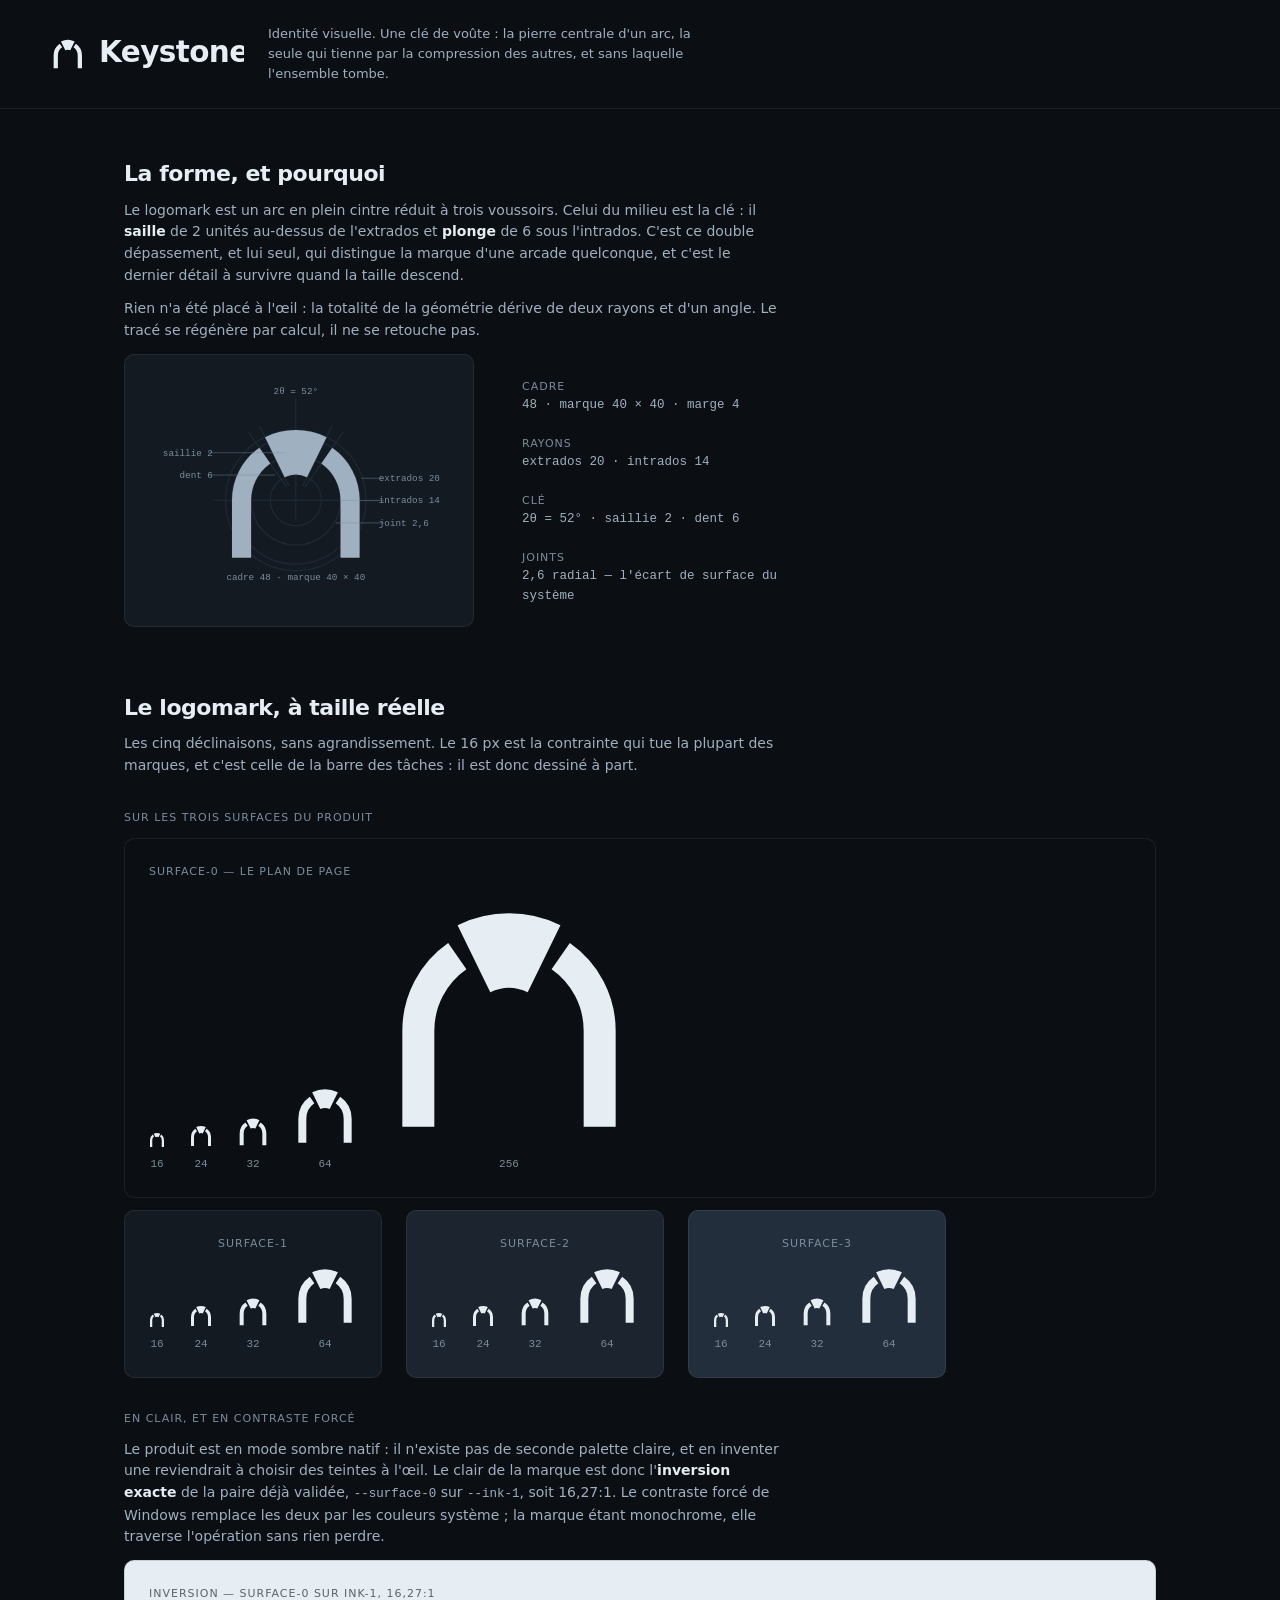
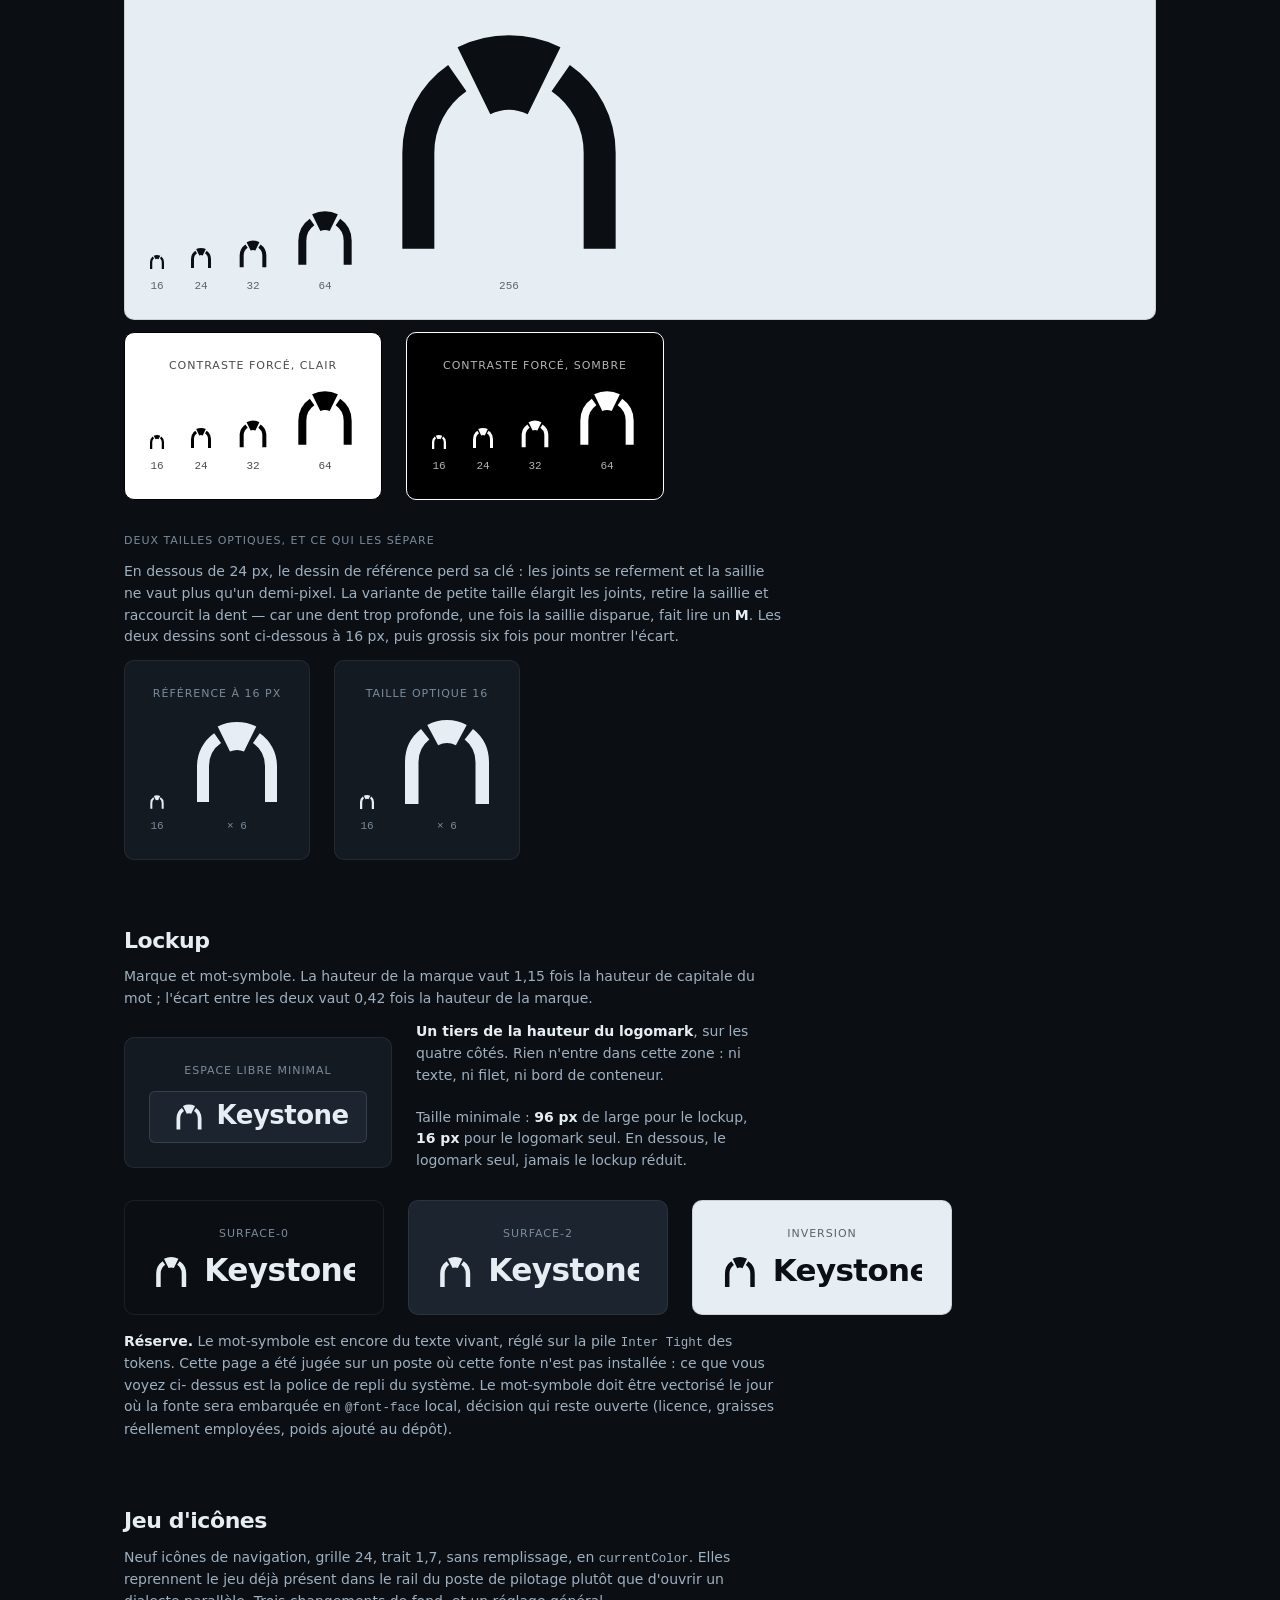
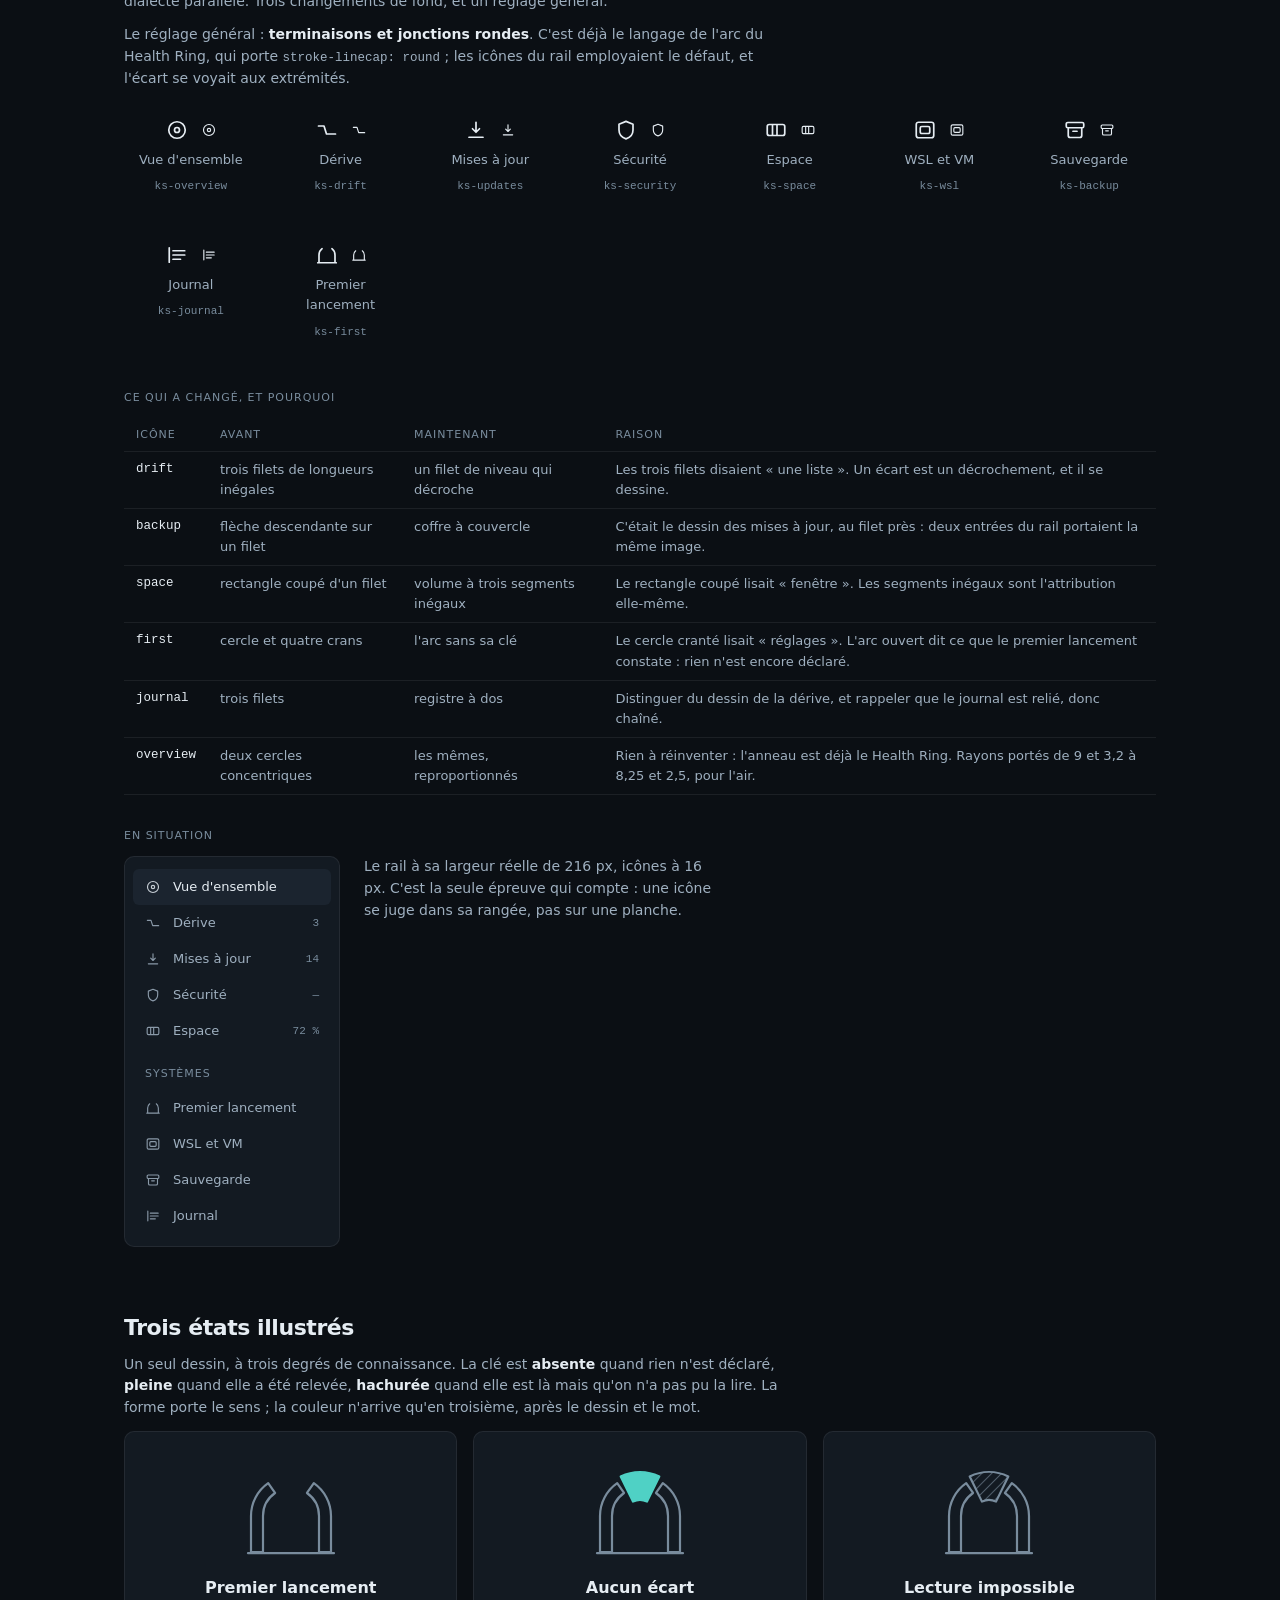
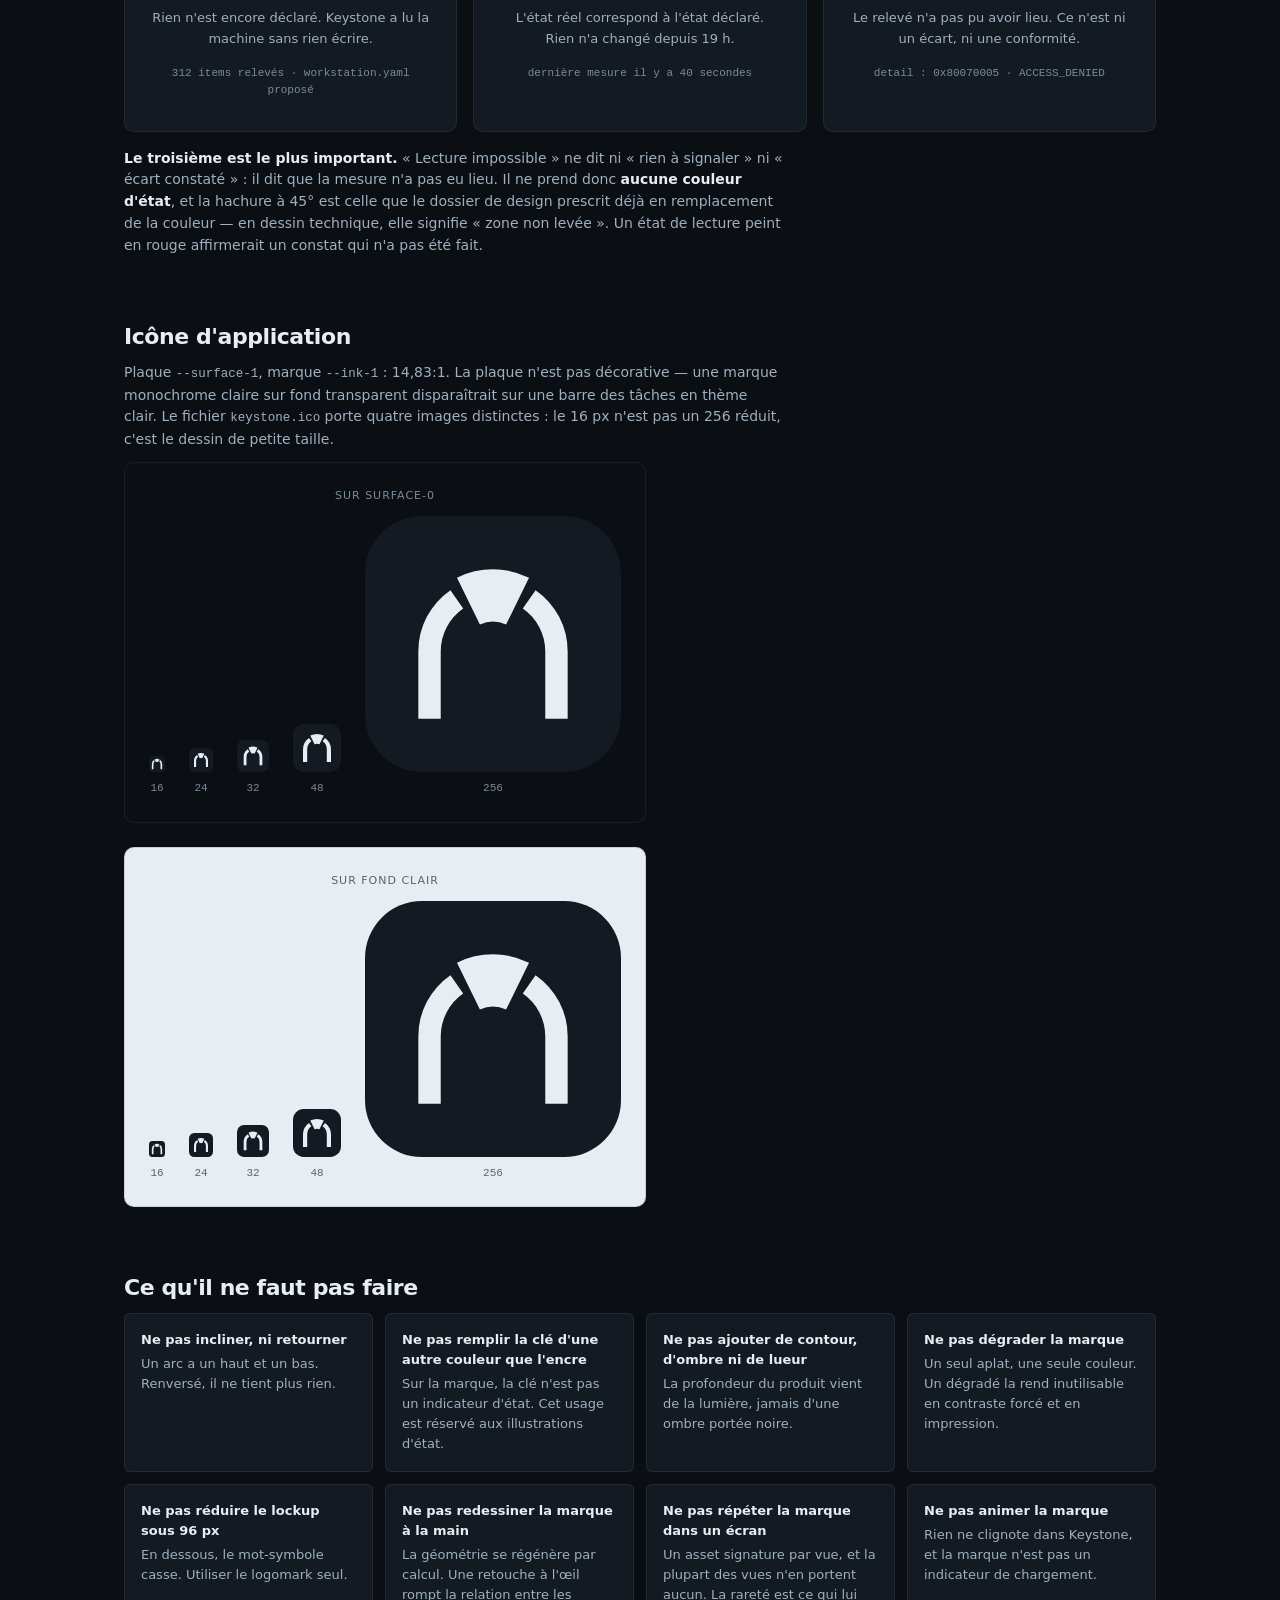
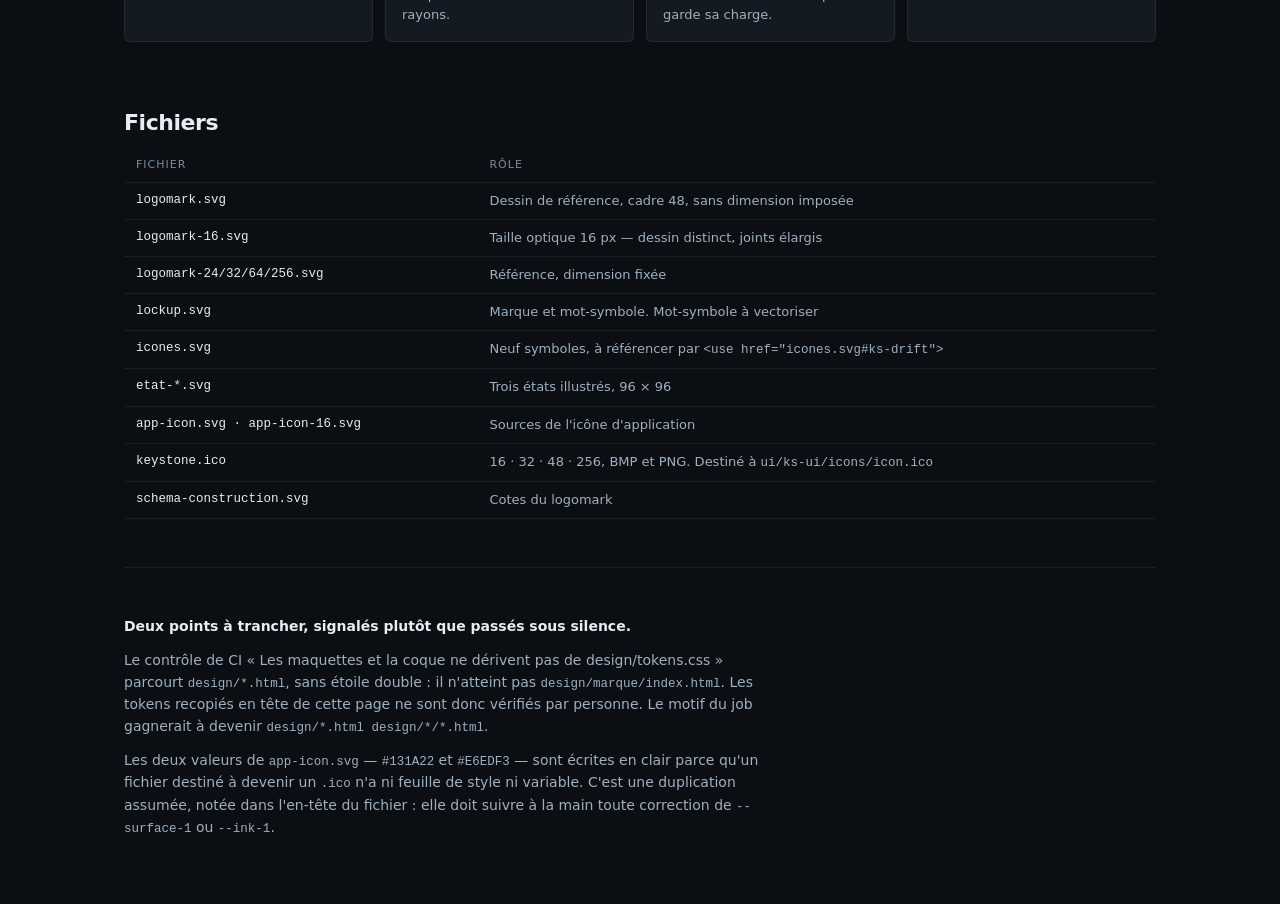
<file: design/marque/index.html>
<!DOCTYPE html>
<html lang="fr">
<head>
<meta charset="utf-8">
<meta name="viewport" content="width=device-width, initial-scale=1">
<title>Keystone — identité visuelle</title>
<!--
  AUCUNE RESSOURCE RÉSEAU. Ni police distante, ni CDN, ni image externe.
  La seule occurrence de http:// dans ce fichier est la déclaration d'espace
  de noms XML des SVG (www.w3.org), que le contrôle de CI écarte
  explicitement : c'est une chaîne d'identification, pas une adresse qu'un
  navigateur va chercher. Vérifié dans .github/workflows/ci.yml, étape
  « Aucune ressource réseau dans les maquettes ».

  Les piles de polices retombent sur les polices du système si Inter Tight,
  Inter et JetBrains Mono ne sont pas installées. Cette page a été jugée sur
  un poste qui ne les avait pas : les proportions du lockup sont donc à
  revoir le jour où la fonte sera réellement embarquée en @font-face local.
-->
<style>
/* ═══ Tokens — recopiés à l'identique de design/tokens.css ═══════════════
   Cette page est autonome et ne fait pas de <link> vers tokens.css. La
   contrepartie est une duplication : toute correction de teinte doit être
   reportée ici. Le contrôle de CI qui compare les maquettes à tokens.css
   parcourt « design/*.html » et n'atteint donc PAS ce sous-dossier — voir
   la note en pied de page.                                              */
:root{
  color-scheme: dark;
  --surface-0: #0B0F14;
  --surface-1: #131A22;
  --surface-2: #1B242F;
  --surface-3: #222E3B;
  --hairline: rgba(255, 255, 255, .07);
  --hairline-strong: rgba(255, 255, 255, .12);
  --grid: #1F2A36;
  --ink-1: #E6EDF3;
  --ink-2: #9FB0C0;
  --ink-3: #798C9D;
  --vital: #4FD1C5;
  --attention: #E8A33D;
  --grave: #EC5950;
  --good: #4BC97D;
  --font-tight: 'Inter Tight', 'Inter', system-ui, sans-serif;
  --font-sans:  'Inter', 'Segoe UI', system-ui, sans-serif;
  --font-mono:  'JetBrains Mono', ui-monospace, monospace;
  --fs-h1: 22px;
  --fs-h2: 16px;
  --fs-body: 14px;
  --fs-sm: 13px;
  --fs-mono: 12.5px;
  --fs-label: 11px;   --ls-label: .09em;
  --sp-1: 4px;  --sp-2: 8px;  --sp-3: 12px; --sp-4: 16px;
  --sp-5: 24px; --sp-6: 32px; --sp-7: 48px; --sp-8: 64px;
  --r-ctl: 6px;    --r-card: 10px;  --r-sheet: 14px;  --r-pill: 999px;
  --t-micro: 120ms;
  --e-out: cubic-bezier(.2, .8, .2, 1);
}

*{box-sizing:border-box}
html{background:var(--surface-0)}
body{margin:0;background:var(--surface-0);color:var(--ink-1);
     font-family:var(--font-sans);font-size:var(--fs-body);line-height:1.55;
     -webkit-font-smoothing:antialiased}

/* Le bandeau cadre la page depuis les bords ; le contenu reste dans une
   colonne plus étroite. Les deux ne partagent pas le même conteneur.     */
.bandeau{border-bottom:1px solid var(--hairline);padding:var(--sp-5) var(--sp-7);
         display:flex;align-items:center;gap:var(--sp-5);flex-wrap:wrap}
.bandeau .lk{width:196px;height:34px;color:var(--ink-1);flex:none}
.bandeau .dit{color:var(--ink-2);font-size:var(--fs-sm);max-width:52ch}
.wrap{max-width:1080px;margin:0 auto;padding:var(--sp-7) var(--sp-5) var(--sp-8)}

h2{font-family:var(--font-tight);font-size:var(--fs-h1);font-weight:600;
   letter-spacing:-.02em;margin:var(--sp-8) 0 var(--sp-2)}
h2:first-of-type{margin-top:0}
h3{font-size:var(--fs-label);letter-spacing:var(--ls-label);text-transform:uppercase;
   color:var(--ink-3);font-weight:500;margin:var(--sp-6) 0 var(--sp-3)}
p{margin:0 0 var(--sp-3);max-width:74ch;color:var(--ink-2)}
p.intro{color:var(--ink-2);max-width:74ch}
b,strong{color:var(--ink-1);font-weight:600}
code,.mono{font-family:var(--font-mono);font-size:var(--fs-mono);
           font-variant-numeric:tabular-nums;color:var(--ink-2)}
hr{border:0;border-top:1px solid var(--hairline);margin:var(--sp-7) 0}

.carte{background:var(--surface-1);border:1px solid var(--hairline);
       border-radius:var(--r-card);padding:var(--sp-5)}
.rang{display:flex;gap:var(--sp-5);flex-wrap:wrap;align-items:flex-end}
.col{display:flex;flex-direction:column;gap:var(--sp-2)}
.lg{font-size:var(--fs-label);letter-spacing:var(--ls-label);text-transform:uppercase;
    color:var(--ink-3)}

/* ── Échantillons de fond ─────────────────────────────────────────────── */
.ech{display:flex;flex-direction:column;align-items:center;gap:var(--sp-3);
     padding:var(--sp-5);border-radius:var(--r-card);border:1px solid var(--hairline);
     min-width:150px}
.s0{background:var(--surface-0)} .s1{background:var(--surface-1)}
.s2{background:var(--surface-2)} .s3{background:var(--surface-3)}
/* Le mode clair n'est pas une seconde palette : c'est l'INVERSION exacte de
   la paire encre/surface déjà validée — --surface-0 sur --ink-1, 16,27:1.  */
.clair{background:var(--ink-1);color:var(--surface-0);border-color:rgba(0,0,0,.12)}
.clair .lg{color:var(--surface-0);opacity:.62}
/* #FFF et #000 purs : ce sont les valeurs que le mode contraste forcé de
   Windows impose lui-même. Ce ne sont pas des surfaces du produit, et la
   règle « jamais de #000 pur en mode sombre » ne s'y applique donc pas —
   ces deux échantillons SIMULENT un mode système, ils ne le proposent pas. */
.fc-clair{background:#FFF;color:#000;border-color:#000}
.fc-sombre{background:#000;color:#FFF;border-color:#FFF}
.fc-clair .lg,.fc-sombre .lg{color:inherit;opacity:.7}

svg{display:block}
.mk,.lk{display:block}
.mk svg,.lk svg{width:100%;height:100%}
.pile{display:flex;align-items:flex-end;gap:var(--sp-5);flex-wrap:wrap}
.item{display:flex;flex-direction:column;align-items:center;gap:var(--sp-2)}
.item .n{font-family:var(--font-mono);font-size:var(--fs-label);color:var(--ink-3);
         font-variant-numeric:tabular-nums}
.clair .item .n{color:var(--surface-0);opacity:.62}
.fc-clair .item .n,.fc-sombre .item .n{color:inherit;opacity:.7}

/* ── Schéma de construction ───────────────────────────────────────────── */
.schema{width:100%;height:auto;max-width:430px}
.schema .trait{fill:none;stroke:var(--grid);stroke-width:.35}
.schema .axe{fill:none;stroke:var(--grid);stroke-width:.35}
.schema .forme{fill:var(--ink-2)}
.schema .cote{font-family:var(--font-mono);font-size:2.9px;fill:var(--ink-3)}
.schema .rappel{fill:none;stroke:var(--ink-3);stroke-width:.25;opacity:.55}

/* ── Icônes ───────────────────────────────────────────────────────────── */
.grille-ic{display:grid;grid-template-columns:repeat(auto-fill,minmax(132px,1fr));
           gap:var(--sp-4)}
.ic-case{display:flex;flex-direction:column;align-items:center;gap:var(--sp-2);
         padding:var(--sp-4) var(--sp-2);border-radius:var(--r-ctl);
         transition:background var(--t-micro) var(--e-out)}
.ic-case:hover{background:var(--surface-2)}
.ic-paire{display:flex;align-items:center;gap:var(--sp-3);color:var(--ink-1)}
.ic-paire svg{display:block}
.ic-24{width:24px;height:24px} .ic-16{width:16px;height:16px}
.ic-case .nom{font-size:var(--fs-sm);color:var(--ink-2);text-align:center}
.ic-case .cle{font-family:var(--font-mono);font-size:var(--fs-label);color:var(--ink-3)}

/* ── Rail de démonstration ────────────────────────────────────────────── */
.rail{width:216px;background:var(--surface-1);border:1px solid var(--hairline);
      border-radius:var(--r-card);padding:var(--sp-3) var(--sp-2)}
.rail .nav{display:flex;align-items:center;gap:var(--sp-3);width:100%;
           padding:0 var(--sp-3);height:36px;border-radius:var(--r-ctl);
           color:var(--ink-2);font-size:var(--fs-sm)}
.rail .nav[aria-current]{background:var(--surface-2);color:var(--ink-1)}
.rail .nav svg{width:16px;height:16px;flex:none;opacity:.85}
.rail .tag{margin-left:auto;font-family:var(--font-mono);font-size:var(--fs-label);
           color:var(--ink-3)}
.rail .titre{font-size:var(--fs-label);letter-spacing:var(--ls-label);
             text-transform:uppercase;color:var(--ink-3);padding:var(--sp-4) var(--sp-3) var(--sp-2)}

/* ── États illustrés ──────────────────────────────────────────────────── */
.etats{display:grid;grid-template-columns:repeat(auto-fit,minmax(260px,1fr));
       gap:var(--sp-4)}
.etat{background:var(--surface-1);border:1px solid var(--hairline);
      border-radius:var(--r-card);padding:var(--sp-6) var(--sp-5);
      display:flex;flex-direction:column;align-items:center;text-align:center;
      gap:var(--sp-2)}
.etat .ill{width:96px;height:96px;color:var(--ink-3);margin-bottom:var(--sp-2)}
.etat .ill svg{display:block;width:100%;height:100%}
.etat h4{font-family:var(--font-tight);font-size:var(--fs-h2);font-weight:600;
         margin:0;color:var(--ink-1);display:flex;align-items:center;gap:var(--sp-2)}
.etat p{margin:0;font-size:var(--fs-sm);color:var(--ink-2);max-width:34ch}
.etat .detail{font-family:var(--font-mono);font-size:var(--fs-label);color:var(--ink-3);
              margin-top:var(--sp-2)}
/* La couleur d'état ne porte JAMAIS le sens seule : elle double une forme
   (clé absente / pleine / hachurée) et un libellé écrit.                  */
.etat.sain .ks-cle{fill:var(--vital);stroke:var(--vital)}
.etat.sain .ill{color:var(--ink-3)}

/* ── Espace libre du lockup ───────────────────────────────────────────── */
.libre{display:inline-block;background:var(--surface-2);padding:10px;
       border:1px solid var(--hairline-strong);border-radius:var(--r-ctl)}
.libre .dedans{background:var(--surface-1);padding:0}
.libre .lk{width:196px;height:30px;color:var(--ink-1)}

/* ── Interdits ────────────────────────────────────────────────────────── */
.non{display:grid;grid-template-columns:repeat(auto-fit,minmax(210px,1fr));
     gap:var(--sp-3)}
.non div{background:var(--surface-1);border:1px solid var(--hairline);
         border-radius:var(--r-ctl);padding:var(--sp-4);font-size:var(--fs-sm);
         color:var(--ink-2)}
.non b{display:block;color:var(--ink-1);font-weight:600;margin-bottom:var(--sp-1)}

table{border-collapse:collapse;width:100%;font-size:var(--fs-sm)}
th,td{text-align:left;padding:var(--sp-2) var(--sp-3);
      border-bottom:1px solid var(--hairline);vertical-align:top}
th{font-size:var(--fs-label);letter-spacing:var(--ls-label);text-transform:uppercase;
   color:var(--ink-3);font-weight:500}
td{color:var(--ink-2)}
td.f{font-family:var(--font-mono);font-size:var(--fs-mono);color:var(--ink-1);
     white-space:nowrap}

:focus-visible{outline:2px solid var(--vital);outline-offset:2px}

@media (prefers-reduced-motion: reduce){
  *,*::before,*::after{transition-duration:.01ms !important;
                       animation-duration:.01ms !important}
}
/* Contraste forcé de Windows : le logomark est monochrome, donc il survit.
   Les échantillons qui simulent ce mode sont neutralisés pour ne pas
   afficher deux fois la même chose.                                       */
@media (forced-colors: active){
  .carte,.etat,.ech,.rail,.non div{border:1px solid CanvasText}
  .schema .trait,.schema .axe{stroke:CanvasText}
  .schema .forme{fill:CanvasText}
  /* La clé pleine doit rester visible : sans cette ligne, le navigateur
     peut la repeindre en Canvas et l'état « aucun écart » perdrait son
     seul élément distinctif. La hachure, elle, retombe sur le comportement
     du navigateur — et c'est acceptable, parce que les trois états sont de
     toute façon distingués par leur libellé écrit, jamais par le dessin seul. */
  .etat .ks-cle{fill:CanvasText;stroke:CanvasText}
}
</style>
</head>
<body>

<header class="bandeau">
  <span class="lk"><svg xmlns="http://www.w3.org/2000/svg" viewBox="0 0 168 30" fill="currentColor" role="img"><title>Keystone</title>
<g transform="scale(0.625)"><path d="M4 44L4 26A20 20 0 0 1 12.596 9.57L16.017 14.499A14 14 0 0 0 10 26L10 44Z"/><path d="M14.356 6.227A22 22 0 0 1 33.644 6.227L27.507 18.81A8 8 0 0 0 20.493 18.81Z"/><path d="M44 44L44 26A20 20 0 0 0 35.404 9.57L31.983 14.499A14 14 0 0 1 38 26L38 44Z"/></g>
<text x="42.6" y="22.4" font-family="Inter Tight, Inter, system-ui, sans-serif" font-size="26" font-weight="600" letter-spacing="-0.52">Keystone</text>
</svg></span>
  <span class="dit">Identité visuelle. Une clé de voûte : la pierre centrale
    d'un arc, la seule qui tienne par la compression des autres, et sans
    laquelle l'ensemble tombe.</span>
</header>

<main class="wrap">

<h2>La forme, et pourquoi</h2>
<p class="intro">Le logomark est un arc en plein cintre réduit à trois voussoirs.
Celui du milieu est la clé : il <b>saille</b> de 2 unités au-dessus de l'extrados
et <b>plonge</b> de 6 sous l'intrados. C'est ce double dépassement, et lui seul,
qui distingue la marque d'une arcade quelconque, et c'est le dernier détail à
survivre quand la taille descend.</p>
<p>Rien n'a été placé à l'œil : la totalité de la géométrie dérive de deux rayons
et d'un angle. Le tracé se régénère par calcul, il ne se retouche pas.</p>

<div class="rang" style="align-items:center;gap:var(--sp-7)">
  <div class="carte"><svg xmlns="http://www.w3.org/2000/svg" viewBox="-22 -12 94 70" class="schema" aria-hidden="true"><g class="cons"><circle class="trait" cx="24" cy="26" r="8"/><circle class="trait" cx="24" cy="26" r="14"/><circle class="trait" cx="24" cy="26" r="20"/><circle class="trait" cx="24" cy="26" r="22"/><path class="trait" d="M-2 26H50"/><path class="axe" d="M24 -6V32"/><path class="trait" d="M21.808 21.506L12.602 2.631"/><path class="trait" d="M26.192 21.506L35.398 2.631"/><path class="trait" d="M21.149 21.892L9.175 4.641"/><path class="trait" d="M26.851 21.892L38.825 4.641"/></g><g class="forme"><path d="M4 44L4 26A20 20 0 0 1 12.596 9.57L16.017 14.499A14 14 0 0 0 10 26L10 44Z"/><path d="M14.356 6.227A22 22 0 0 1 33.644 6.227L27.507 18.81A8 8 0 0 0 20.493 18.81Z"/><path d="M44 44L44 26A20 20 0 0 0 35.404 9.57L31.983 14.499A14 14 0 0 1 38 26L38 44Z"/></g><text class="cote" x="24" y="-7.4" text-anchor="middle">2θ = 52°</text><path class="rappel" d="M51.6 19.1H44.5"/><text class="cote" x="50" y="20" text-anchor="start">extrados 20</text><path class="rappel" d="M51.6 26.1H38.5"/><text class="cote" x="50" y="27" text-anchor="start">intrados 14</text><path class="rappel" d="M51.6 33.1H36.5"/><text class="cote" x="50" y="34" text-anchor="start">joint 2,6</text><path class="rappel" d="M-3.6 11.1H20.5"/><text class="cote" x="-2" y="12" text-anchor="end">saillie 2</text><path class="rappel" d="M-3.6 18.1H17.5"/><text class="cote" x="-2" y="19" text-anchor="end">dent 6</text><text class="cote" x="24" y="51" text-anchor="middle">cadre 48 · marque 40 × 40</text></svg></div>
  <div class="col" style="gap:var(--sp-4);max-width:34ch">
    <div><span class="lg">Cadre</span><div class="mono">48 · marque 40 × 40 · marge 4</div></div>
    <div><span class="lg">Rayons</span><div class="mono">extrados 20 · intrados 14</div></div>
    <div><span class="lg">Clé</span><div class="mono">2θ = 52° · saillie 2 · dent 6</div></div>
    <div><span class="lg">Joints</span><div class="mono">2,6 radial — l'écart de surface du système</div></div>
  </div>
</div>

<h2>Le logomark, à taille réelle</h2>
<p class="intro">Les cinq déclinaisons, sans agrandissement. Le 16 px est la
contrainte qui tue la plupart des marques, et c'est celle de la barre des
tâches : il est donc dessiné à part.</p>

<h3>Sur les trois surfaces du produit</h3>
<div class="ech s0" style="align-items:flex-start">
  <span class="lg">surface-0 — le plan de page</span>
  <div class="pile"><div class="item"><span class="mk" style="width:16px;height:16px"><svg xmlns="http://www.w3.org/2000/svg" viewBox="0 0 16 16" width="16" height="16" fill="currentColor" role="img"><title>Keystone</title><path d="M1 15L1 8A7 7 0 0 1 3.667 2.502L5.06 4.269A4.75 4.75 0 0 0 3.25 8L3.25 15Z"/><path d="M4.714 1.819A7 7 0 0 1 11.286 1.819L9.479 5.219A3.15 3.15 0 0 0 6.521 5.219Z"/><path d="M15 15L15 8A7 7 0 0 0 12.333 2.502L10.94 4.269A4.75 4.75 0 0 1 12.75 8L12.75 15Z"/></svg></span><span class="n">16</span></div><div class="item"><span class="mk" style="width:24px;height:24px"><svg xmlns="http://www.w3.org/2000/svg" viewBox="0 0 48 48" fill="currentColor" role="img"><title>Keystone</title><path d="M4 44L4 26A20 20 0 0 1 12.596 9.57L16.017 14.499A14 14 0 0 0 10 26L10 44Z"/><path d="M14.356 6.227A22 22 0 0 1 33.644 6.227L27.507 18.81A8 8 0 0 0 20.493 18.81Z"/><path d="M44 44L44 26A20 20 0 0 0 35.404 9.57L31.983 14.499A14 14 0 0 1 38 26L38 44Z"/></svg></span><span class="n">24</span></div><div class="item"><span class="mk" style="width:32px;height:32px"><svg xmlns="http://www.w3.org/2000/svg" viewBox="0 0 48 48" fill="currentColor" role="img"><title>Keystone</title><path d="M4 44L4 26A20 20 0 0 1 12.596 9.57L16.017 14.499A14 14 0 0 0 10 26L10 44Z"/><path d="M14.356 6.227A22 22 0 0 1 33.644 6.227L27.507 18.81A8 8 0 0 0 20.493 18.81Z"/><path d="M44 44L44 26A20 20 0 0 0 35.404 9.57L31.983 14.499A14 14 0 0 1 38 26L38 44Z"/></svg></span><span class="n">32</span></div><div class="item"><span class="mk" style="width:64px;height:64px"><svg xmlns="http://www.w3.org/2000/svg" viewBox="0 0 48 48" fill="currentColor" role="img"><title>Keystone</title><path d="M4 44L4 26A20 20 0 0 1 12.596 9.57L16.017 14.499A14 14 0 0 0 10 26L10 44Z"/><path d="M14.356 6.227A22 22 0 0 1 33.644 6.227L27.507 18.81A8 8 0 0 0 20.493 18.81Z"/><path d="M44 44L44 26A20 20 0 0 0 35.404 9.57L31.983 14.499A14 14 0 0 1 38 26L38 44Z"/></svg></span><span class="n">64</span></div><div class="item"><span class="mk" style="width:256px;height:256px"><svg xmlns="http://www.w3.org/2000/svg" viewBox="0 0 48 48" fill="currentColor" role="img"><title>Keystone</title><path d="M4 44L4 26A20 20 0 0 1 12.596 9.57L16.017 14.499A14 14 0 0 0 10 26L10 44Z"/><path d="M14.356 6.227A22 22 0 0 1 33.644 6.227L27.507 18.81A8 8 0 0 0 20.493 18.81Z"/><path d="M44 44L44 26A20 20 0 0 0 35.404 9.57L31.983 14.499A14 14 0 0 1 38 26L38 44Z"/></svg></span><span class="n">256</span></div></div>
</div>
<div class="rang" style="margin-top:var(--sp-3)">
  <div class="ech s1"><span class="lg">surface-1</span><div class="pile"><div class="item"><span class="mk" style="width:16px;height:16px"><svg xmlns="http://www.w3.org/2000/svg" viewBox="0 0 16 16" width="16" height="16" fill="currentColor" role="img"><title>Keystone</title><path d="M1 15L1 8A7 7 0 0 1 3.667 2.502L5.06 4.269A4.75 4.75 0 0 0 3.25 8L3.25 15Z"/><path d="M4.714 1.819A7 7 0 0 1 11.286 1.819L9.479 5.219A3.15 3.15 0 0 0 6.521 5.219Z"/><path d="M15 15L15 8A7 7 0 0 0 12.333 2.502L10.94 4.269A4.75 4.75 0 0 1 12.75 8L12.75 15Z"/></svg></span><span class="n">16</span></div><div class="item"><span class="mk" style="width:24px;height:24px"><svg xmlns="http://www.w3.org/2000/svg" viewBox="0 0 48 48" fill="currentColor" role="img"><title>Keystone</title><path d="M4 44L4 26A20 20 0 0 1 12.596 9.57L16.017 14.499A14 14 0 0 0 10 26L10 44Z"/><path d="M14.356 6.227A22 22 0 0 1 33.644 6.227L27.507 18.81A8 8 0 0 0 20.493 18.81Z"/><path d="M44 44L44 26A20 20 0 0 0 35.404 9.57L31.983 14.499A14 14 0 0 1 38 26L38 44Z"/></svg></span><span class="n">24</span></div><div class="item"><span class="mk" style="width:32px;height:32px"><svg xmlns="http://www.w3.org/2000/svg" viewBox="0 0 48 48" fill="currentColor" role="img"><title>Keystone</title><path d="M4 44L4 26A20 20 0 0 1 12.596 9.57L16.017 14.499A14 14 0 0 0 10 26L10 44Z"/><path d="M14.356 6.227A22 22 0 0 1 33.644 6.227L27.507 18.81A8 8 0 0 0 20.493 18.81Z"/><path d="M44 44L44 26A20 20 0 0 0 35.404 9.57L31.983 14.499A14 14 0 0 1 38 26L38 44Z"/></svg></span><span class="n">32</span></div><div class="item"><span class="mk" style="width:64px;height:64px"><svg xmlns="http://www.w3.org/2000/svg" viewBox="0 0 48 48" fill="currentColor" role="img"><title>Keystone</title><path d="M4 44L4 26A20 20 0 0 1 12.596 9.57L16.017 14.499A14 14 0 0 0 10 26L10 44Z"/><path d="M14.356 6.227A22 22 0 0 1 33.644 6.227L27.507 18.81A8 8 0 0 0 20.493 18.81Z"/><path d="M44 44L44 26A20 20 0 0 0 35.404 9.57L31.983 14.499A14 14 0 0 1 38 26L38 44Z"/></svg></span><span class="n">64</span></div></div></div>
  <div class="ech s2"><span class="lg">surface-2</span><div class="pile"><div class="item"><span class="mk" style="width:16px;height:16px"><svg xmlns="http://www.w3.org/2000/svg" viewBox="0 0 16 16" width="16" height="16" fill="currentColor" role="img"><title>Keystone</title><path d="M1 15L1 8A7 7 0 0 1 3.667 2.502L5.06 4.269A4.75 4.75 0 0 0 3.25 8L3.25 15Z"/><path d="M4.714 1.819A7 7 0 0 1 11.286 1.819L9.479 5.219A3.15 3.15 0 0 0 6.521 5.219Z"/><path d="M15 15L15 8A7 7 0 0 0 12.333 2.502L10.94 4.269A4.75 4.75 0 0 1 12.75 8L12.75 15Z"/></svg></span><span class="n">16</span></div><div class="item"><span class="mk" style="width:24px;height:24px"><svg xmlns="http://www.w3.org/2000/svg" viewBox="0 0 48 48" fill="currentColor" role="img"><title>Keystone</title><path d="M4 44L4 26A20 20 0 0 1 12.596 9.57L16.017 14.499A14 14 0 0 0 10 26L10 44Z"/><path d="M14.356 6.227A22 22 0 0 1 33.644 6.227L27.507 18.81A8 8 0 0 0 20.493 18.81Z"/><path d="M44 44L44 26A20 20 0 0 0 35.404 9.57L31.983 14.499A14 14 0 0 1 38 26L38 44Z"/></svg></span><span class="n">24</span></div><div class="item"><span class="mk" style="width:32px;height:32px"><svg xmlns="http://www.w3.org/2000/svg" viewBox="0 0 48 48" fill="currentColor" role="img"><title>Keystone</title><path d="M4 44L4 26A20 20 0 0 1 12.596 9.57L16.017 14.499A14 14 0 0 0 10 26L10 44Z"/><path d="M14.356 6.227A22 22 0 0 1 33.644 6.227L27.507 18.81A8 8 0 0 0 20.493 18.81Z"/><path d="M44 44L44 26A20 20 0 0 0 35.404 9.57L31.983 14.499A14 14 0 0 1 38 26L38 44Z"/></svg></span><span class="n">32</span></div><div class="item"><span class="mk" style="width:64px;height:64px"><svg xmlns="http://www.w3.org/2000/svg" viewBox="0 0 48 48" fill="currentColor" role="img"><title>Keystone</title><path d="M4 44L4 26A20 20 0 0 1 12.596 9.57L16.017 14.499A14 14 0 0 0 10 26L10 44Z"/><path d="M14.356 6.227A22 22 0 0 1 33.644 6.227L27.507 18.81A8 8 0 0 0 20.493 18.81Z"/><path d="M44 44L44 26A20 20 0 0 0 35.404 9.57L31.983 14.499A14 14 0 0 1 38 26L38 44Z"/></svg></span><span class="n">64</span></div></div></div>
  <div class="ech s3"><span class="lg">surface-3</span><div class="pile"><div class="item"><span class="mk" style="width:16px;height:16px"><svg xmlns="http://www.w3.org/2000/svg" viewBox="0 0 16 16" width="16" height="16" fill="currentColor" role="img"><title>Keystone</title><path d="M1 15L1 8A7 7 0 0 1 3.667 2.502L5.06 4.269A4.75 4.75 0 0 0 3.25 8L3.25 15Z"/><path d="M4.714 1.819A7 7 0 0 1 11.286 1.819L9.479 5.219A3.15 3.15 0 0 0 6.521 5.219Z"/><path d="M15 15L15 8A7 7 0 0 0 12.333 2.502L10.94 4.269A4.75 4.75 0 0 1 12.75 8L12.75 15Z"/></svg></span><span class="n">16</span></div><div class="item"><span class="mk" style="width:24px;height:24px"><svg xmlns="http://www.w3.org/2000/svg" viewBox="0 0 48 48" fill="currentColor" role="img"><title>Keystone</title><path d="M4 44L4 26A20 20 0 0 1 12.596 9.57L16.017 14.499A14 14 0 0 0 10 26L10 44Z"/><path d="M14.356 6.227A22 22 0 0 1 33.644 6.227L27.507 18.81A8 8 0 0 0 20.493 18.81Z"/><path d="M44 44L44 26A20 20 0 0 0 35.404 9.57L31.983 14.499A14 14 0 0 1 38 26L38 44Z"/></svg></span><span class="n">24</span></div><div class="item"><span class="mk" style="width:32px;height:32px"><svg xmlns="http://www.w3.org/2000/svg" viewBox="0 0 48 48" fill="currentColor" role="img"><title>Keystone</title><path d="M4 44L4 26A20 20 0 0 1 12.596 9.57L16.017 14.499A14 14 0 0 0 10 26L10 44Z"/><path d="M14.356 6.227A22 22 0 0 1 33.644 6.227L27.507 18.81A8 8 0 0 0 20.493 18.81Z"/><path d="M44 44L44 26A20 20 0 0 0 35.404 9.57L31.983 14.499A14 14 0 0 1 38 26L38 44Z"/></svg></span><span class="n">32</span></div><div class="item"><span class="mk" style="width:64px;height:64px"><svg xmlns="http://www.w3.org/2000/svg" viewBox="0 0 48 48" fill="currentColor" role="img"><title>Keystone</title><path d="M4 44L4 26A20 20 0 0 1 12.596 9.57L16.017 14.499A14 14 0 0 0 10 26L10 44Z"/><path d="M14.356 6.227A22 22 0 0 1 33.644 6.227L27.507 18.81A8 8 0 0 0 20.493 18.81Z"/><path d="M44 44L44 26A20 20 0 0 0 35.404 9.57L31.983 14.499A14 14 0 0 1 38 26L38 44Z"/></svg></span><span class="n">64</span></div></div></div>
</div>

<h3>En clair, et en contraste forcé</h3>
<p>Le produit est en mode sombre natif : il n'existe pas de seconde palette
claire, et en inventer une reviendrait à choisir des teintes à l'œil. Le clair
de la marque est donc l'<b>inversion exacte</b> de la paire déjà validée,
<code>--surface-0</code> sur <code>--ink-1</code>, soit 16,27:1. Le contraste
forcé de Windows remplace les deux par les couleurs système ; la marque étant
monochrome, elle traverse l'opération sans rien perdre.</p>
<div class="ech clair" style="align-items:flex-start">
  <span class="lg">inversion — surface-0 sur ink-1, 16,27:1</span>
  <div class="pile"><div class="item"><span class="mk" style="width:16px;height:16px"><svg xmlns="http://www.w3.org/2000/svg" viewBox="0 0 16 16" width="16" height="16" fill="currentColor" role="img"><title>Keystone</title><path d="M1 15L1 8A7 7 0 0 1 3.667 2.502L5.06 4.269A4.75 4.75 0 0 0 3.25 8L3.25 15Z"/><path d="M4.714 1.819A7 7 0 0 1 11.286 1.819L9.479 5.219A3.15 3.15 0 0 0 6.521 5.219Z"/><path d="M15 15L15 8A7 7 0 0 0 12.333 2.502L10.94 4.269A4.75 4.75 0 0 1 12.75 8L12.75 15Z"/></svg></span><span class="n">16</span></div><div class="item"><span class="mk" style="width:24px;height:24px"><svg xmlns="http://www.w3.org/2000/svg" viewBox="0 0 48 48" fill="currentColor" role="img"><title>Keystone</title><path d="M4 44L4 26A20 20 0 0 1 12.596 9.57L16.017 14.499A14 14 0 0 0 10 26L10 44Z"/><path d="M14.356 6.227A22 22 0 0 1 33.644 6.227L27.507 18.81A8 8 0 0 0 20.493 18.81Z"/><path d="M44 44L44 26A20 20 0 0 0 35.404 9.57L31.983 14.499A14 14 0 0 1 38 26L38 44Z"/></svg></span><span class="n">24</span></div><div class="item"><span class="mk" style="width:32px;height:32px"><svg xmlns="http://www.w3.org/2000/svg" viewBox="0 0 48 48" fill="currentColor" role="img"><title>Keystone</title><path d="M4 44L4 26A20 20 0 0 1 12.596 9.57L16.017 14.499A14 14 0 0 0 10 26L10 44Z"/><path d="M14.356 6.227A22 22 0 0 1 33.644 6.227L27.507 18.81A8 8 0 0 0 20.493 18.81Z"/><path d="M44 44L44 26A20 20 0 0 0 35.404 9.57L31.983 14.499A14 14 0 0 1 38 26L38 44Z"/></svg></span><span class="n">32</span></div><div class="item"><span class="mk" style="width:64px;height:64px"><svg xmlns="http://www.w3.org/2000/svg" viewBox="0 0 48 48" fill="currentColor" role="img"><title>Keystone</title><path d="M4 44L4 26A20 20 0 0 1 12.596 9.57L16.017 14.499A14 14 0 0 0 10 26L10 44Z"/><path d="M14.356 6.227A22 22 0 0 1 33.644 6.227L27.507 18.81A8 8 0 0 0 20.493 18.81Z"/><path d="M44 44L44 26A20 20 0 0 0 35.404 9.57L31.983 14.499A14 14 0 0 1 38 26L38 44Z"/></svg></span><span class="n">64</span></div><div class="item"><span class="mk" style="width:256px;height:256px"><svg xmlns="http://www.w3.org/2000/svg" viewBox="0 0 48 48" fill="currentColor" role="img"><title>Keystone</title><path d="M4 44L4 26A20 20 0 0 1 12.596 9.57L16.017 14.499A14 14 0 0 0 10 26L10 44Z"/><path d="M14.356 6.227A22 22 0 0 1 33.644 6.227L27.507 18.81A8 8 0 0 0 20.493 18.81Z"/><path d="M44 44L44 26A20 20 0 0 0 35.404 9.57L31.983 14.499A14 14 0 0 1 38 26L38 44Z"/></svg></span><span class="n">256</span></div></div>
</div>
<div class="rang" style="margin-top:var(--sp-3)">
  <div class="ech fc-clair"><span class="lg">contraste forcé, clair</span><div class="pile"><div class="item"><span class="mk" style="width:16px;height:16px"><svg xmlns="http://www.w3.org/2000/svg" viewBox="0 0 16 16" width="16" height="16" fill="currentColor" role="img"><title>Keystone</title><path d="M1 15L1 8A7 7 0 0 1 3.667 2.502L5.06 4.269A4.75 4.75 0 0 0 3.25 8L3.25 15Z"/><path d="M4.714 1.819A7 7 0 0 1 11.286 1.819L9.479 5.219A3.15 3.15 0 0 0 6.521 5.219Z"/><path d="M15 15L15 8A7 7 0 0 0 12.333 2.502L10.94 4.269A4.75 4.75 0 0 1 12.75 8L12.75 15Z"/></svg></span><span class="n">16</span></div><div class="item"><span class="mk" style="width:24px;height:24px"><svg xmlns="http://www.w3.org/2000/svg" viewBox="0 0 48 48" fill="currentColor" role="img"><title>Keystone</title><path d="M4 44L4 26A20 20 0 0 1 12.596 9.57L16.017 14.499A14 14 0 0 0 10 26L10 44Z"/><path d="M14.356 6.227A22 22 0 0 1 33.644 6.227L27.507 18.81A8 8 0 0 0 20.493 18.81Z"/><path d="M44 44L44 26A20 20 0 0 0 35.404 9.57L31.983 14.499A14 14 0 0 1 38 26L38 44Z"/></svg></span><span class="n">24</span></div><div class="item"><span class="mk" style="width:32px;height:32px"><svg xmlns="http://www.w3.org/2000/svg" viewBox="0 0 48 48" fill="currentColor" role="img"><title>Keystone</title><path d="M4 44L4 26A20 20 0 0 1 12.596 9.57L16.017 14.499A14 14 0 0 0 10 26L10 44Z"/><path d="M14.356 6.227A22 22 0 0 1 33.644 6.227L27.507 18.81A8 8 0 0 0 20.493 18.81Z"/><path d="M44 44L44 26A20 20 0 0 0 35.404 9.57L31.983 14.499A14 14 0 0 1 38 26L38 44Z"/></svg></span><span class="n">32</span></div><div class="item"><span class="mk" style="width:64px;height:64px"><svg xmlns="http://www.w3.org/2000/svg" viewBox="0 0 48 48" fill="currentColor" role="img"><title>Keystone</title><path d="M4 44L4 26A20 20 0 0 1 12.596 9.57L16.017 14.499A14 14 0 0 0 10 26L10 44Z"/><path d="M14.356 6.227A22 22 0 0 1 33.644 6.227L27.507 18.81A8 8 0 0 0 20.493 18.81Z"/><path d="M44 44L44 26A20 20 0 0 0 35.404 9.57L31.983 14.499A14 14 0 0 1 38 26L38 44Z"/></svg></span><span class="n">64</span></div></div></div>
  <div class="ech fc-sombre"><span class="lg">contraste forcé, sombre</span><div class="pile"><div class="item"><span class="mk" style="width:16px;height:16px"><svg xmlns="http://www.w3.org/2000/svg" viewBox="0 0 16 16" width="16" height="16" fill="currentColor" role="img"><title>Keystone</title><path d="M1 15L1 8A7 7 0 0 1 3.667 2.502L5.06 4.269A4.75 4.75 0 0 0 3.25 8L3.25 15Z"/><path d="M4.714 1.819A7 7 0 0 1 11.286 1.819L9.479 5.219A3.15 3.15 0 0 0 6.521 5.219Z"/><path d="M15 15L15 8A7 7 0 0 0 12.333 2.502L10.94 4.269A4.75 4.75 0 0 1 12.75 8L12.75 15Z"/></svg></span><span class="n">16</span></div><div class="item"><span class="mk" style="width:24px;height:24px"><svg xmlns="http://www.w3.org/2000/svg" viewBox="0 0 48 48" fill="currentColor" role="img"><title>Keystone</title><path d="M4 44L4 26A20 20 0 0 1 12.596 9.57L16.017 14.499A14 14 0 0 0 10 26L10 44Z"/><path d="M14.356 6.227A22 22 0 0 1 33.644 6.227L27.507 18.81A8 8 0 0 0 20.493 18.81Z"/><path d="M44 44L44 26A20 20 0 0 0 35.404 9.57L31.983 14.499A14 14 0 0 1 38 26L38 44Z"/></svg></span><span class="n">24</span></div><div class="item"><span class="mk" style="width:32px;height:32px"><svg xmlns="http://www.w3.org/2000/svg" viewBox="0 0 48 48" fill="currentColor" role="img"><title>Keystone</title><path d="M4 44L4 26A20 20 0 0 1 12.596 9.57L16.017 14.499A14 14 0 0 0 10 26L10 44Z"/><path d="M14.356 6.227A22 22 0 0 1 33.644 6.227L27.507 18.81A8 8 0 0 0 20.493 18.81Z"/><path d="M44 44L44 26A20 20 0 0 0 35.404 9.57L31.983 14.499A14 14 0 0 1 38 26L38 44Z"/></svg></span><span class="n">32</span></div><div class="item"><span class="mk" style="width:64px;height:64px"><svg xmlns="http://www.w3.org/2000/svg" viewBox="0 0 48 48" fill="currentColor" role="img"><title>Keystone</title><path d="M4 44L4 26A20 20 0 0 1 12.596 9.57L16.017 14.499A14 14 0 0 0 10 26L10 44Z"/><path d="M14.356 6.227A22 22 0 0 1 33.644 6.227L27.507 18.81A8 8 0 0 0 20.493 18.81Z"/><path d="M44 44L44 26A20 20 0 0 0 35.404 9.57L31.983 14.499A14 14 0 0 1 38 26L38 44Z"/></svg></span><span class="n">64</span></div></div></div>
</div>

<h3>Deux tailles optiques, et ce qui les sépare</h3>
<p>En dessous de 24 px, le dessin de référence perd sa clé : les joints se
referment et la saillie ne vaut plus qu'un demi-pixel. La variante de petite
taille élargit les joints, retire la saillie et raccourcit la dent — car une
dent trop profonde, une fois la saillie disparue, fait lire un <b>M</b>. Les
deux dessins sont ci-dessous à 16 px, puis grossis six fois pour montrer
l'écart.</p>
<div class="rang">
  <div class="ech s1"><span class="lg">référence à 16 px</span>
    <div class="pile"><div class="item"><span class="mk" style="width:16px;height:16px"><svg xmlns="http://www.w3.org/2000/svg" viewBox="0 0 48 48" fill="currentColor" role="img"><title>Keystone</title><path d="M4 44L4 26A20 20 0 0 1 12.596 9.57L16.017 14.499A14 14 0 0 0 10 26L10 44Z"/><path d="M14.356 6.227A22 22 0 0 1 33.644 6.227L27.507 18.81A8 8 0 0 0 20.493 18.81Z"/><path d="M44 44L44 26A20 20 0 0 0 35.404 9.57L31.983 14.499A14 14 0 0 1 38 26L38 44Z"/></svg></span><span class="n">16</span></div>
    <div class="item"><span class="mk" style="width:96px;height:96px"><svg xmlns="http://www.w3.org/2000/svg" viewBox="0 0 48 48" fill="currentColor" role="img"><title>Keystone</title><path d="M4 44L4 26A20 20 0 0 1 12.596 9.57L16.017 14.499A14 14 0 0 0 10 26L10 44Z"/><path d="M14.356 6.227A22 22 0 0 1 33.644 6.227L27.507 18.81A8 8 0 0 0 20.493 18.81Z"/><path d="M44 44L44 26A20 20 0 0 0 35.404 9.57L31.983 14.499A14 14 0 0 1 38 26L38 44Z"/></svg></span><span class="n">× 6</span></div></div></div>
  <div class="ech s1"><span class="lg">taille optique 16</span>
    <div class="pile"><div class="item"><span class="mk" style="width:16px;height:16px"><svg xmlns="http://www.w3.org/2000/svg" viewBox="0 0 16 16" width="16" height="16" fill="currentColor" role="img"><title>Keystone</title><path d="M1 15L1 8A7 7 0 0 1 3.667 2.502L5.06 4.269A4.75 4.75 0 0 0 3.25 8L3.25 15Z"/><path d="M4.714 1.819A7 7 0 0 1 11.286 1.819L9.479 5.219A3.15 3.15 0 0 0 6.521 5.219Z"/><path d="M15 15L15 8A7 7 0 0 0 12.333 2.502L10.94 4.269A4.75 4.75 0 0 1 12.75 8L12.75 15Z"/></svg></span><span class="n">16</span></div>
    <div class="item"><span class="mk" style="width:96px;height:96px"><svg xmlns="http://www.w3.org/2000/svg" viewBox="0 0 16 16" width="16" height="16" fill="currentColor" role="img"><title>Keystone</title><path d="M1 15L1 8A7 7 0 0 1 3.667 2.502L5.06 4.269A4.75 4.75 0 0 0 3.25 8L3.25 15Z"/><path d="M4.714 1.819A7 7 0 0 1 11.286 1.819L9.479 5.219A3.15 3.15 0 0 0 6.521 5.219Z"/><path d="M15 15L15 8A7 7 0 0 0 12.333 2.502L10.94 4.269A4.75 4.75 0 0 1 12.75 8L12.75 15Z"/></svg></span><span class="n">× 6</span></div></div></div>
</div>

<h2>Lockup</h2>
<p class="intro">Marque et mot-symbole. La hauteur de la marque vaut 1,15 fois la
hauteur de capitale du mot ; l'écart entre les deux vaut 0,42 fois la hauteur de
la marque.</p>
<div class="rang" style="align-items:center">
  <div class="ech s1" style="min-width:auto">
    <span class="lg">espace libre minimal</span>
    <span class="libre"><span class="dedans"><span class="lk"><svg xmlns="http://www.w3.org/2000/svg" viewBox="0 0 168 30" fill="currentColor" role="img"><title>Keystone</title>
<g transform="scale(0.625)"><path d="M4 44L4 26A20 20 0 0 1 12.596 9.57L16.017 14.499A14 14 0 0 0 10 26L10 44Z"/><path d="M14.356 6.227A22 22 0 0 1 33.644 6.227L27.507 18.81A8 8 0 0 0 20.493 18.81Z"/><path d="M44 44L44 26A20 20 0 0 0 35.404 9.57L31.983 14.499A14 14 0 0 1 38 26L38 44Z"/></g>
<text x="42.6" y="22.4" font-family="Inter Tight, Inter, system-ui, sans-serif" font-size="26" font-weight="600" letter-spacing="-0.52">Keystone</text>
</svg></span></span></span>
  </div>
  <div class="col" style="max-width:38ch">
    <p><b>Un tiers de la hauteur du logomark</b>, sur les quatre côtés. Rien
    n'entre dans cette zone : ni texte, ni filet, ni bord de conteneur.</p>
    <p>Taille minimale : <b>96 px</b> de large pour le lockup, <b>16 px</b> pour
    le logomark seul. En dessous, le logomark seul, jamais le lockup réduit.</p>
  </div>
</div>
<div class="rang" style="margin-top:var(--sp-4)">
  <div class="ech s0" style="min-width:260px"><span class="lg">surface-0</span>
    <span class="mk" style="width:202px;height:36px;color:var(--ink-1)"><svg xmlns="http://www.w3.org/2000/svg" viewBox="0 0 168 30" fill="currentColor" role="img"><title>Keystone</title>
<g transform="scale(0.625)"><path d="M4 44L4 26A20 20 0 0 1 12.596 9.57L16.017 14.499A14 14 0 0 0 10 26L10 44Z"/><path d="M14.356 6.227A22 22 0 0 1 33.644 6.227L27.507 18.81A8 8 0 0 0 20.493 18.81Z"/><path d="M44 44L44 26A20 20 0 0 0 35.404 9.57L31.983 14.499A14 14 0 0 1 38 26L38 44Z"/></g>
<text x="42.6" y="22.4" font-family="Inter Tight, Inter, system-ui, sans-serif" font-size="26" font-weight="600" letter-spacing="-0.52">Keystone</text>
</svg></span></div>
  <div class="ech s2" style="min-width:260px"><span class="lg">surface-2</span>
    <span class="mk" style="width:202px;height:36px;color:var(--ink-1)"><svg xmlns="http://www.w3.org/2000/svg" viewBox="0 0 168 30" fill="currentColor" role="img"><title>Keystone</title>
<g transform="scale(0.625)"><path d="M4 44L4 26A20 20 0 0 1 12.596 9.57L16.017 14.499A14 14 0 0 0 10 26L10 44Z"/><path d="M14.356 6.227A22 22 0 0 1 33.644 6.227L27.507 18.81A8 8 0 0 0 20.493 18.81Z"/><path d="M44 44L44 26A20 20 0 0 0 35.404 9.57L31.983 14.499A14 14 0 0 1 38 26L38 44Z"/></g>
<text x="42.6" y="22.4" font-family="Inter Tight, Inter, system-ui, sans-serif" font-size="26" font-weight="600" letter-spacing="-0.52">Keystone</text>
</svg></span></div>
  <div class="ech clair" style="min-width:260px"><span class="lg">inversion</span>
    <span class="mk" style="width:200px;height:36px"><svg xmlns="http://www.w3.org/2000/svg" viewBox="0 0 168 30" fill="currentColor" role="img"><title>Keystone</title>
<g transform="scale(0.625)"><path d="M4 44L4 26A20 20 0 0 1 12.596 9.57L16.017 14.499A14 14 0 0 0 10 26L10 44Z"/><path d="M14.356 6.227A22 22 0 0 1 33.644 6.227L27.507 18.81A8 8 0 0 0 20.493 18.81Z"/><path d="M44 44L44 26A20 20 0 0 0 35.404 9.57L31.983 14.499A14 14 0 0 1 38 26L38 44Z"/></g>
<text x="42.6" y="22.4" font-family="Inter Tight, Inter, system-ui, sans-serif" font-size="26" font-weight="600" letter-spacing="-0.52">Keystone</text>
</svg></span></div>
</div>
<p style="margin-top:var(--sp-4)"><b>Réserve.</b> Le mot-symbole est encore du
texte vivant, réglé sur la pile <code>Inter Tight</code> des tokens. Cette page a
été jugée sur un poste où cette fonte n'est pas installée : ce que vous voyez ci-
dessus est la police de repli du système. Le mot-symbole doit être vectorisé le
jour où la fonte sera embarquée en <code>@font-face</code> local, décision qui
reste ouverte (licence, graisses réellement employées, poids ajouté au dépôt).</p>

<h2>Jeu d'icônes</h2>
<p class="intro">Neuf icônes de navigation, grille 24, trait 1,7, sans
remplissage, en <code>currentColor</code>. Elles reprennent le jeu déjà présent
dans le rail du poste de pilotage plutôt que d'ouvrir un dialecte parallèle.
Trois changements de fond, et un réglage général.</p>
<p>Le réglage général : <b>terminaisons et jonctions rondes</b>. C'est déjà le
langage de l'arc du Health&nbsp;Ring, qui porte <code>stroke-linecap: round</code> ;
les icônes du rail employaient le défaut, et l'écart se voyait aux extrémités.</p>
<div class="grille-ic"><div class="ic-case"><div class="ic-paire"><svg viewBox="0 0 24 24" fill="none" stroke="currentColor" stroke-width="1.7" stroke-linecap="round" stroke-linejoin="round" class="ic-24" aria-hidden="true"><circle cx="12" cy="12" r="8.25"/><circle cx="12" cy="12" r="2.5"/></svg><svg viewBox="0 0 24 24" fill="none" stroke="currentColor" stroke-width="1.7" stroke-linecap="round" stroke-linejoin="round" class="ic-16" aria-hidden="true"><circle cx="12" cy="12" r="8.25"/><circle cx="12" cy="12" r="2.5"/></svg></div><span class="nom">Vue d'ensemble</span><span class="cle">ks-overview</span></div><div class="ic-case"><div class="ic-paire"><svg viewBox="0 0 24 24" fill="none" stroke="currentColor" stroke-width="1.7" stroke-linecap="round" stroke-linejoin="round" class="ic-24" aria-hidden="true"><path d="M3.5 8h5.5l2.5 8h9"/></svg><svg viewBox="0 0 24 24" fill="none" stroke="currentColor" stroke-width="1.7" stroke-linecap="round" stroke-linejoin="round" class="ic-16" aria-hidden="true"><path d="M3.5 8h5.5l2.5 8h9"/></svg></div><span class="nom">Dérive</span><span class="cle">ks-drift</span></div><div class="ic-case"><div class="ic-paire"><svg viewBox="0 0 24 24" fill="none" stroke="currentColor" stroke-width="1.7" stroke-linecap="round" stroke-linejoin="round" class="ic-24" aria-hidden="true"><path d="M12 4.25v9.6M8.5 10.75 12 14.25l3.5-3.5M5 19.25h14"/></svg><svg viewBox="0 0 24 24" fill="none" stroke="currentColor" stroke-width="1.7" stroke-linecap="round" stroke-linejoin="round" class="ic-16" aria-hidden="true"><path d="M12 4.25v9.6M8.5 10.75 12 14.25l3.5-3.5M5 19.25h14"/></svg></div><span class="nom">Mises à jour</span><span class="cle">ks-updates</span></div><div class="ic-case"><div class="ic-paire"><svg viewBox="0 0 24 24" fill="none" stroke="currentColor" stroke-width="1.7" stroke-linecap="round" stroke-linejoin="round" class="ic-24" aria-hidden="true"><path d="M12 3.4 19 6.2v5.9c0 4.15-2.85 7.5-7 8.75-4.15-1.25-7-4.6-7-8.75V6.2Z"/></svg><svg viewBox="0 0 24 24" fill="none" stroke="currentColor" stroke-width="1.7" stroke-linecap="round" stroke-linejoin="round" class="ic-16" aria-hidden="true"><path d="M12 3.4 19 6.2v5.9c0 4.15-2.85 7.5-7 8.75-4.15-1.25-7-4.6-7-8.75V6.2Z"/></svg></div><span class="nom">Sécurité</span><span class="cle">ks-security</span></div><div class="ic-case"><div class="ic-paire"><svg viewBox="0 0 24 24" fill="none" stroke="currentColor" stroke-width="1.7" stroke-linecap="round" stroke-linejoin="round" class="ic-24" aria-hidden="true"><path d="M5.25 6.5h13.5a2 2 0 0 1 2 2v7a2 2 0 0 1-2 2H5.25a2 2 0 0 1-2-2v-7a2 2 0 0 1 2-2M8.5 6.5v11M13 6.5v11"/></svg><svg viewBox="0 0 24 24" fill="none" stroke="currentColor" stroke-width="1.7" stroke-linecap="round" stroke-linejoin="round" class="ic-16" aria-hidden="true"><path d="M5.25 6.5h13.5a2 2 0 0 1 2 2v7a2 2 0 0 1-2 2H5.25a2 2 0 0 1-2-2v-7a2 2 0 0 1 2-2M8.5 6.5v11M13 6.5v11"/></svg></div><span class="nom">Espace</span><span class="cle">ks-space</span></div><div class="ic-case"><div class="ic-paire"><svg viewBox="0 0 24 24" fill="none" stroke="currentColor" stroke-width="1.7" stroke-linecap="round" stroke-linejoin="round" class="ic-24" aria-hidden="true"><path d="M5.5 4.25h13a2.25 2.25 0 0 1 2.25 2.25v11a2.25 2.25 0 0 1-2.25 2.25h-13A2.25 2.25 0 0 1 3.25 17.5v-11A2.25 2.25 0 0 1 5.5 4.25M8.75 8.5h6.5a1.5 1.5 0 0 1 1.5 1.5v4a1.5 1.5 0 0 1-1.5 1.5h-6.5A1.5 1.5 0 0 1 7.25 14v-4A1.5 1.5 0 0 1 8.75 8.5"/></svg><svg viewBox="0 0 24 24" fill="none" stroke="currentColor" stroke-width="1.7" stroke-linecap="round" stroke-linejoin="round" class="ic-16" aria-hidden="true"><path d="M5.5 4.25h13a2.25 2.25 0 0 1 2.25 2.25v11a2.25 2.25 0 0 1-2.25 2.25h-13A2.25 2.25 0 0 1 3.25 17.5v-11A2.25 2.25 0 0 1 5.5 4.25M8.75 8.5h6.5a1.5 1.5 0 0 1 1.5 1.5v4a1.5 1.5 0 0 1-1.5 1.5h-6.5A1.5 1.5 0 0 1 7.25 14v-4A1.5 1.5 0 0 1 8.75 8.5"/></svg></div><span class="nom">WSL et VM</span><span class="cle">ks-wsl</span></div><div class="ic-case"><div class="ic-paire"><svg viewBox="0 0 24 24" fill="none" stroke="currentColor" stroke-width="1.7" stroke-linecap="round" stroke-linejoin="round" class="ic-24" aria-hidden="true"><path d="M4.75 4.5h14.5a1.5 1.5 0 0 1 1.5 1.5v2.25a1.5 1.5 0 0 1-1.5 1.5H4.75a1.5 1.5 0 0 1-1.5-1.5V6a1.5 1.5 0 0 1 1.5-1.5M5.25 9.75v7.75a2 2 0 0 0 2 2h9.5a2 2 0 0 0 2-2V9.75M10 13.25h4"/></svg><svg viewBox="0 0 24 24" fill="none" stroke="currentColor" stroke-width="1.7" stroke-linecap="round" stroke-linejoin="round" class="ic-16" aria-hidden="true"><path d="M4.75 4.5h14.5a1.5 1.5 0 0 1 1.5 1.5v2.25a1.5 1.5 0 0 1-1.5 1.5H4.75a1.5 1.5 0 0 1-1.5-1.5V6a1.5 1.5 0 0 1 1.5-1.5M5.25 9.75v7.75a2 2 0 0 0 2 2h9.5a2 2 0 0 0 2-2V9.75M10 13.25h4"/></svg></div><span class="nom">Sauvegarde</span><span class="cle">ks-backup</span></div><div class="ic-case"><div class="ic-paire"><svg viewBox="0 0 24 24" fill="none" stroke="currentColor" stroke-width="1.7" stroke-linecap="round" stroke-linejoin="round" class="ic-24" aria-hidden="true"><path d="M4.25 4.75v14.5M8 7.75h11.75M8 12h11.75M8 16.25h7.5"/></svg><svg viewBox="0 0 24 24" fill="none" stroke="currentColor" stroke-width="1.7" stroke-linecap="round" stroke-linejoin="round" class="ic-16" aria-hidden="true"><path d="M4.25 4.75v14.5M8 7.75h11.75M8 12h11.75M8 16.25h7.5"/></svg></div><span class="nom">Journal</span><span class="cle">ks-journal</span></div><div class="ic-case"><div class="ic-paire"><svg viewBox="0 0 24 24" fill="none" stroke="currentColor" stroke-width="1.7" stroke-linecap="round" stroke-linejoin="round" class="ic-24" aria-hidden="true"><path d="M4 19.75V12A8 8 0 0 1 7.075 5.697M20 19.75V12A8 8 0 0 0 16.925 5.697M2.75 19.75h18.5"/></svg><svg viewBox="0 0 24 24" fill="none" stroke="currentColor" stroke-width="1.7" stroke-linecap="round" stroke-linejoin="round" class="ic-16" aria-hidden="true"><path d="M4 19.75V12A8 8 0 0 1 7.075 5.697M20 19.75V12A8 8 0 0 0 16.925 5.697M2.75 19.75h18.5"/></svg></div><span class="nom">Premier lancement</span><span class="cle">ks-first</span></div></div>

<h3>Ce qui a changé, et pourquoi</h3>
<table>
<tr><th>Icône</th><th>Avant</th><th>Maintenant</th><th>Raison</th></tr>
<tr><td class="f">drift</td><td>trois filets de longueurs inégales</td>
    <td>un filet de niveau qui décroche</td>
    <td>Les trois filets disaient « une liste ». Un écart est un décrochement, et il se dessine.</td></tr>
<tr><td class="f">backup</td><td>flèche descendante sur un filet</td><td>coffre à couvercle</td>
    <td>C'était le dessin des mises à jour, au filet près : deux entrées du rail portaient la même image.</td></tr>
<tr><td class="f">space</td><td>rectangle coupé d'un filet</td><td>volume à trois segments inégaux</td>
    <td>Le rectangle coupé lisait « fenêtre ». Les segments inégaux sont l'attribution elle-même.</td></tr>
<tr><td class="f">first</td><td>cercle et quatre crans</td><td>l'arc sans sa clé</td>
    <td>Le cercle cranté lisait « réglages ». L'arc ouvert dit ce que le premier lancement constate : rien n'est encore déclaré.</td></tr>
<tr><td class="f">journal</td><td>trois filets</td><td>registre à dos</td>
    <td>Distinguer du dessin de la dérive, et rappeler que le journal est relié, donc chaîné.</td></tr>
<tr><td class="f">overview</td><td>deux cercles concentriques</td><td>les mêmes, reproportionnés</td>
    <td>Rien à réinventer : l'anneau est déjà le Health Ring. Rayons portés de 9 et 3,2 à 8,25 et 2,5, pour l'air.</td></tr>
</table>

<h3>En situation</h3>
<div class="rang" style="align-items:flex-start"><nav class="rail" aria-label="Exemple de navigation"><div class="nav" aria-current="page"><svg viewBox="0 0 24 24" fill="none" stroke="currentColor" stroke-width="1.7" stroke-linecap="round" stroke-linejoin="round" class="ic-16" aria-hidden="true"><circle cx="12" cy="12" r="8.25"/><circle cx="12" cy="12" r="2.5"/></svg><span>Vue d'ensemble</span></div><div class="nav"><svg viewBox="0 0 24 24" fill="none" stroke="currentColor" stroke-width="1.7" stroke-linecap="round" stroke-linejoin="round" class="ic-16" aria-hidden="true"><path d="M3.5 8h5.5l2.5 8h9"/></svg><span>Dérive</span><span class="tag">3</span></div><div class="nav"><svg viewBox="0 0 24 24" fill="none" stroke="currentColor" stroke-width="1.7" stroke-linecap="round" stroke-linejoin="round" class="ic-16" aria-hidden="true"><path d="M12 4.25v9.6M8.5 10.75 12 14.25l3.5-3.5M5 19.25h14"/></svg><span>Mises à jour</span><span class="tag">14</span></div><div class="nav"><svg viewBox="0 0 24 24" fill="none" stroke="currentColor" stroke-width="1.7" stroke-linecap="round" stroke-linejoin="round" class="ic-16" aria-hidden="true"><path d="M12 3.4 19 6.2v5.9c0 4.15-2.85 7.5-7 8.75-4.15-1.25-7-4.6-7-8.75V6.2Z"/></svg><span>Sécurité</span><span class="tag">—</span></div><div class="nav"><svg viewBox="0 0 24 24" fill="none" stroke="currentColor" stroke-width="1.7" stroke-linecap="round" stroke-linejoin="round" class="ic-16" aria-hidden="true"><path d="M5.25 6.5h13.5a2 2 0 0 1 2 2v7a2 2 0 0 1-2 2H5.25a2 2 0 0 1-2-2v-7a2 2 0 0 1 2-2M8.5 6.5v11M13 6.5v11"/></svg><span>Espace</span><span class="tag">72 %</span></div><div class="titre">Systèmes</div><div class="nav"><svg viewBox="0 0 24 24" fill="none" stroke="currentColor" stroke-width="1.7" stroke-linecap="round" stroke-linejoin="round" class="ic-16" aria-hidden="true"><path d="M4 19.75V12A8 8 0 0 1 7.075 5.697M20 19.75V12A8 8 0 0 0 16.925 5.697M2.75 19.75h18.5"/></svg><span>Premier lancement</span></div><div class="nav"><svg viewBox="0 0 24 24" fill="none" stroke="currentColor" stroke-width="1.7" stroke-linecap="round" stroke-linejoin="round" class="ic-16" aria-hidden="true"><path d="M5.5 4.25h13a2.25 2.25 0 0 1 2.25 2.25v11a2.25 2.25 0 0 1-2.25 2.25h-13A2.25 2.25 0 0 1 3.25 17.5v-11A2.25 2.25 0 0 1 5.5 4.25M8.75 8.5h6.5a1.5 1.5 0 0 1 1.5 1.5v4a1.5 1.5 0 0 1-1.5 1.5h-6.5A1.5 1.5 0 0 1 7.25 14v-4A1.5 1.5 0 0 1 8.75 8.5"/></svg><span>WSL et VM</span></div><div class="nav"><svg viewBox="0 0 24 24" fill="none" stroke="currentColor" stroke-width="1.7" stroke-linecap="round" stroke-linejoin="round" class="ic-16" aria-hidden="true"><path d="M4.75 4.5h14.5a1.5 1.5 0 0 1 1.5 1.5v2.25a1.5 1.5 0 0 1-1.5 1.5H4.75a1.5 1.5 0 0 1-1.5-1.5V6a1.5 1.5 0 0 1 1.5-1.5M5.25 9.75v7.75a2 2 0 0 0 2 2h9.5a2 2 0 0 0 2-2V9.75M10 13.25h4"/></svg><span>Sauvegarde</span></div><div class="nav"><svg viewBox="0 0 24 24" fill="none" stroke="currentColor" stroke-width="1.7" stroke-linecap="round" stroke-linejoin="round" class="ic-16" aria-hidden="true"><path d="M4.25 4.75v14.5M8 7.75h11.75M8 12h11.75M8 16.25h7.5"/></svg><span>Journal</span></div></nav>
  <div class="col" style="max-width:40ch">
    <p>Le rail à sa largeur réelle de 216 px, icônes à 16 px. C'est la seule
    épreuve qui compte : une icône se juge dans sa rangée, pas sur une planche.</p>
  </div>
</div>

<h2>Trois états illustrés</h2>
<p class="intro">Un seul dessin, à trois degrés de connaissance. La clé est
<b>absente</b> quand rien n'est déclaré, <b>pleine</b> quand elle a été relevée,
<b>hachurée</b> quand elle est là mais qu'on n'a pas pu la lire. La forme porte
le sens ; la couleur n'arrive qu'en troisième, après le dessin et le mot.</p>
<div class="etats"><div class="etat"><div class="ill"><svg xmlns="http://www.w3.org/2000/svg" viewBox="0 0 96 96" fill="none" stroke="currentColor" stroke-width="2.2" stroke-linejoin="round" aria-hidden="true"><path d="M8 88L8 52A40 40 0 0 1 25.193 19.139L32.035 28.997A28 28 0 0 0 20 52L20 88Z"/><path d="M88 88L88 52A40 40 0 0 0 70.807 19.139L63.965 28.997A28 28 0 0 1 76 52L76 88Z"/><path d="M5 89.2h86" stroke-linecap="round"/></svg></div><h4>Premier lancement</h4><p>Rien n'est encore déclaré. Keystone a lu la machine sans rien écrire.</p><span class="detail">312 items relevés · workstation.yaml proposé</span></div><div class="etat sain"><div class="ill"><svg xmlns="http://www.w3.org/2000/svg" viewBox="0 0 96 96" fill="none" stroke="currentColor" stroke-width="2.2" stroke-linejoin="round" aria-hidden="true"><path d="M8 88L8 52A40 40 0 0 1 25.193 19.139L32.035 28.997A28 28 0 0 0 20 52L20 88Z"/><path d="M88 88L88 52A40 40 0 0 0 70.807 19.139L63.965 28.997A28 28 0 0 1 76 52L76 88Z"/><path d="M5 89.2h86" stroke-linecap="round"/><path class="ks-cle" d="M28.712 12.453A44 44 0 0 1 67.288 12.453L55.014 37.619A16 16 0 0 0 40.986 37.619Z" fill="currentColor"/></svg></div><h4>Aucun écart</h4><p>L'état réel correspond à l'état déclaré. Rien n'a changé depuis 19 h.</p><span class="detail">dernière mesure il y a 40 secondes</span></div><div class="etat"><div class="ill"><svg xmlns="http://www.w3.org/2000/svg" viewBox="0 0 96 96" fill="none" stroke="currentColor" stroke-width="2.2" stroke-linejoin="round" aria-hidden="true"><defs><pattern id="ks-nonreleve" width="7" height="7" patternUnits="userSpaceOnUse" patternTransform="rotate(45)"><line x1="0" y1="0" x2="0" y2="7" stroke="currentColor" stroke-width="1.15"/></pattern></defs><path d="M8 88L8 52A40 40 0 0 1 25.193 19.139L32.035 28.997A28 28 0 0 0 20 52L20 88Z"/><path d="M88 88L88 52A40 40 0 0 0 70.807 19.139L63.965 28.997A28 28 0 0 1 76 52L76 88Z"/><path d="M5 89.2h86" stroke-linecap="round"/><path class="ks-cle" d="M28.712 12.453A44 44 0 0 1 67.288 12.453L55.014 37.619A16 16 0 0 0 40.986 37.619Z" fill="url(#ks-nonreleve)"/></svg></div><h4>Lecture impossible</h4><p>Le relevé n'a pas pu avoir lieu. Ce n'est ni un écart, ni une conformité.</p><span class="detail">detail : 0x80070005 · ACCESS_DENIED</span></div></div>
<p style="margin-top:var(--sp-4)"><b>Le troisième est le plus important.</b>
« Lecture impossible » ne dit ni « rien à signaler » ni « écart constaté » : il
dit que la mesure n'a pas eu lieu. Il ne prend donc <b>aucune couleur d'état</b>,
et la hachure à 45° est celle que le dossier de design prescrit déjà en
remplacement de la couleur — en dessin technique, elle signifie « zone non
levée ». Un état de lecture peint en rouge affirmerait un constat qui n'a pas
été fait.</p>

<h2>Icône d'application</h2>
<p class="intro">Plaque <code>--surface-1</code>, marque <code>--ink-1</code> :
14,83:1. La plaque n'est pas décorative — une marque monochrome claire sur fond
transparent disparaîtrait sur une barre des tâches en thème clair. Le fichier
<code>keystone.ico</code> porte quatre images distinctes : le 16 px n'est pas un
256 réduit, c'est le dessin de petite taille.</p>
<div class="rang">
  <div class="ech s0"><span class="lg">sur surface-0</span><div class="pile"><div class="item"><span class="mk" style="width:16px;height:16px"><svg xmlns="http://www.w3.org/2000/svg" viewBox="0 0 16 16" role="img"><title>Keystone</title><rect width="16" height="16" rx="3.56" fill="#131A22"/><g transform="translate(2.08 2.08) scale(0.74)" fill="#E6EDF3"><path d="M1 15L1 8A7 7 0 0 1 3.667 2.502L5.06 4.269A4.75 4.75 0 0 0 3.25 8L3.25 15Z"/><path d="M4.714 1.819A7 7 0 0 1 11.286 1.819L9.479 5.219A3.15 3.15 0 0 0 6.521 5.219Z"/><path d="M15 15L15 8A7 7 0 0 0 12.333 2.502L10.94 4.269A4.75 4.75 0 0 1 12.75 8L12.75 15Z"/></g></svg></span><span class="n">16</span></div><div class="item"><span class="mk" style="width:24px;height:24px"><svg xmlns="http://www.w3.org/2000/svg" viewBox="0 0 48 48" role="img"><title>Keystone</title><rect width="48" height="48" rx="10.68" fill="#131A22"/><g transform="translate(7.2 7.2) scale(0.7)" fill="#E6EDF3"><path d="M4 44L4 26A20 20 0 0 1 12.596 9.57L16.017 14.499A14 14 0 0 0 10 26L10 44Z"/><path d="M14.356 6.227A22 22 0 0 1 33.644 6.227L27.507 18.81A8 8 0 0 0 20.493 18.81Z"/><path d="M44 44L44 26A20 20 0 0 0 35.404 9.57L31.983 14.499A14 14 0 0 1 38 26L38 44Z"/></g></svg></span><span class="n">24</span></div><div class="item"><span class="mk" style="width:32px;height:32px"><svg xmlns="http://www.w3.org/2000/svg" viewBox="0 0 48 48" role="img"><title>Keystone</title><rect width="48" height="48" rx="10.68" fill="#131A22"/><g transform="translate(7.2 7.2) scale(0.7)" fill="#E6EDF3"><path d="M4 44L4 26A20 20 0 0 1 12.596 9.57L16.017 14.499A14 14 0 0 0 10 26L10 44Z"/><path d="M14.356 6.227A22 22 0 0 1 33.644 6.227L27.507 18.81A8 8 0 0 0 20.493 18.81Z"/><path d="M44 44L44 26A20 20 0 0 0 35.404 9.57L31.983 14.499A14 14 0 0 1 38 26L38 44Z"/></g></svg></span><span class="n">32</span></div><div class="item"><span class="mk" style="width:48px;height:48px"><svg xmlns="http://www.w3.org/2000/svg" viewBox="0 0 48 48" role="img"><title>Keystone</title><rect width="48" height="48" rx="10.68" fill="#131A22"/><g transform="translate(7.2 7.2) scale(0.7)" fill="#E6EDF3"><path d="M4 44L4 26A20 20 0 0 1 12.596 9.57L16.017 14.499A14 14 0 0 0 10 26L10 44Z"/><path d="M14.356 6.227A22 22 0 0 1 33.644 6.227L27.507 18.81A8 8 0 0 0 20.493 18.81Z"/><path d="M44 44L44 26A20 20 0 0 0 35.404 9.57L31.983 14.499A14 14 0 0 1 38 26L38 44Z"/></g></svg></span><span class="n">48</span></div><div class="item"><span class="mk" style="width:256px;height:256px"><svg xmlns="http://www.w3.org/2000/svg" viewBox="0 0 48 48" role="img"><title>Keystone</title><rect width="48" height="48" rx="10.68" fill="#131A22"/><g transform="translate(7.2 7.2) scale(0.7)" fill="#E6EDF3"><path d="M4 44L4 26A20 20 0 0 1 12.596 9.57L16.017 14.499A14 14 0 0 0 10 26L10 44Z"/><path d="M14.356 6.227A22 22 0 0 1 33.644 6.227L27.507 18.81A8 8 0 0 0 20.493 18.81Z"/><path d="M44 44L44 26A20 20 0 0 0 35.404 9.57L31.983 14.499A14 14 0 0 1 38 26L38 44Z"/></g></svg></span><span class="n">256</span></div></div></div>
  <div class="ech clair"><span class="lg">sur fond clair</span><div class="pile"><div class="item"><span class="mk" style="width:16px;height:16px"><svg xmlns="http://www.w3.org/2000/svg" viewBox="0 0 16 16" role="img"><title>Keystone</title><rect width="16" height="16" rx="3.56" fill="#131A22"/><g transform="translate(2.08 2.08) scale(0.74)" fill="#E6EDF3"><path d="M1 15L1 8A7 7 0 0 1 3.667 2.502L5.06 4.269A4.75 4.75 0 0 0 3.25 8L3.25 15Z"/><path d="M4.714 1.819A7 7 0 0 1 11.286 1.819L9.479 5.219A3.15 3.15 0 0 0 6.521 5.219Z"/><path d="M15 15L15 8A7 7 0 0 0 12.333 2.502L10.94 4.269A4.75 4.75 0 0 1 12.75 8L12.75 15Z"/></g></svg></span><span class="n">16</span></div><div class="item"><span class="mk" style="width:24px;height:24px"><svg xmlns="http://www.w3.org/2000/svg" viewBox="0 0 48 48" role="img"><title>Keystone</title><rect width="48" height="48" rx="10.68" fill="#131A22"/><g transform="translate(7.2 7.2) scale(0.7)" fill="#E6EDF3"><path d="M4 44L4 26A20 20 0 0 1 12.596 9.57L16.017 14.499A14 14 0 0 0 10 26L10 44Z"/><path d="M14.356 6.227A22 22 0 0 1 33.644 6.227L27.507 18.81A8 8 0 0 0 20.493 18.81Z"/><path d="M44 44L44 26A20 20 0 0 0 35.404 9.57L31.983 14.499A14 14 0 0 1 38 26L38 44Z"/></g></svg></span><span class="n">24</span></div><div class="item"><span class="mk" style="width:32px;height:32px"><svg xmlns="http://www.w3.org/2000/svg" viewBox="0 0 48 48" role="img"><title>Keystone</title><rect width="48" height="48" rx="10.68" fill="#131A22"/><g transform="translate(7.2 7.2) scale(0.7)" fill="#E6EDF3"><path d="M4 44L4 26A20 20 0 0 1 12.596 9.57L16.017 14.499A14 14 0 0 0 10 26L10 44Z"/><path d="M14.356 6.227A22 22 0 0 1 33.644 6.227L27.507 18.81A8 8 0 0 0 20.493 18.81Z"/><path d="M44 44L44 26A20 20 0 0 0 35.404 9.57L31.983 14.499A14 14 0 0 1 38 26L38 44Z"/></g></svg></span><span class="n">32</span></div><div class="item"><span class="mk" style="width:48px;height:48px"><svg xmlns="http://www.w3.org/2000/svg" viewBox="0 0 48 48" role="img"><title>Keystone</title><rect width="48" height="48" rx="10.68" fill="#131A22"/><g transform="translate(7.2 7.2) scale(0.7)" fill="#E6EDF3"><path d="M4 44L4 26A20 20 0 0 1 12.596 9.57L16.017 14.499A14 14 0 0 0 10 26L10 44Z"/><path d="M14.356 6.227A22 22 0 0 1 33.644 6.227L27.507 18.81A8 8 0 0 0 20.493 18.81Z"/><path d="M44 44L44 26A20 20 0 0 0 35.404 9.57L31.983 14.499A14 14 0 0 1 38 26L38 44Z"/></g></svg></span><span class="n">48</span></div><div class="item"><span class="mk" style="width:256px;height:256px"><svg xmlns="http://www.w3.org/2000/svg" viewBox="0 0 48 48" role="img"><title>Keystone</title><rect width="48" height="48" rx="10.68" fill="#131A22"/><g transform="translate(7.2 7.2) scale(0.7)" fill="#E6EDF3"><path d="M4 44L4 26A20 20 0 0 1 12.596 9.57L16.017 14.499A14 14 0 0 0 10 26L10 44Z"/><path d="M14.356 6.227A22 22 0 0 1 33.644 6.227L27.507 18.81A8 8 0 0 0 20.493 18.81Z"/><path d="M44 44L44 26A20 20 0 0 0 35.404 9.57L31.983 14.499A14 14 0 0 1 38 26L38 44Z"/></g></svg></span><span class="n">256</span></div></div></div>
</div>

<h2>Ce qu'il ne faut pas faire</h2>
<div class="non">
  <div><b>Ne pas incliner, ni retourner</b>Un arc a un haut et un bas. Renversé,
       il ne tient plus rien.</div>
  <div><b>Ne pas remplir la clé d'une autre couleur que l'encre</b>Sur la marque,
       la clé n'est pas un indicateur d'état. Cet usage est réservé aux
       illustrations d'état.</div>
  <div><b>Ne pas ajouter de contour, d'ombre ni de lueur</b>La profondeur du
       produit vient de la lumière, jamais d'une ombre portée noire.</div>
  <div><b>Ne pas dégrader la marque</b>Un seul aplat, une seule couleur. Un
       dégradé la rend inutilisable en contraste forcé et en impression.</div>
  <div><b>Ne pas réduire le lockup sous 96 px</b>En dessous, le mot-symbole
       casse. Utiliser le logomark seul.</div>
  <div><b>Ne pas redessiner la marque à la main</b>La géométrie se régénère par
       calcul. Une retouche à l'œil rompt la relation entre les rayons.</div>
  <div><b>Ne pas répéter la marque dans un écran</b>Un asset signature par vue,
       et la plupart des vues n'en portent aucun. La rareté est ce qui lui
       garde sa charge.</div>
  <div><b>Ne pas animer la marque</b>Rien ne clignote dans Keystone, et la
       marque n'est pas un indicateur de chargement.</div>
</div>

<h2>Fichiers</h2>
<table>
<tr><th>Fichier</th><th>Rôle</th></tr>
<tr><td class="f">logomark.svg</td><td>Dessin de référence, cadre 48, sans dimension imposée</td></tr>
<tr><td class="f">logomark-16.svg</td><td>Taille optique 16 px — dessin distinct, joints élargis</td></tr>
<tr><td class="f">logomark-24/32/64/256.svg</td><td>Référence, dimension fixée</td></tr>
<tr><td class="f">lockup.svg</td><td>Marque et mot-symbole. Mot-symbole à vectoriser</td></tr>
<tr><td class="f">icones.svg</td><td>Neuf symboles, à référencer par <code>&lt;use href="icones.svg#ks-drift"&gt;</code></td></tr>
<tr><td class="f">etat-*.svg</td><td>Trois états illustrés, 96 × 96</td></tr>
<tr><td class="f">app-icon.svg · app-icon-16.svg</td><td>Sources de l'icône d'application</td></tr>
<tr><td class="f">keystone.ico</td><td>16 · 32 · 48 · 256, BMP et PNG. Destiné à <code>ui/ks-ui/icons/icon.ico</code></td></tr>
<tr><td class="f">schema-construction.svg</td><td>Cotes du logomark</td></tr>
</table>

<hr>
<p><b>Deux points à trancher, signalés plutôt que passés sous silence.</b></p>
<p>Le contrôle de CI « Les maquettes et la coque ne dérivent pas de
design/tokens.css » parcourt <code>design/*.html</code>, sans étoile double :
il n'atteint pas <code>design/marque/index.html</code>. Les tokens recopiés en
tête de cette page ne sont donc vérifiés par personne. Le motif du job gagnerait
à devenir <code>design/*.html design/*/*.html</code>.</p>
<p>Les deux valeurs de <code>app-icon.svg</code> — <code>#131A22</code> et
<code>#E6EDF3</code> — sont écrites en clair parce qu'un fichier destiné à
devenir un <code>.ico</code> n'a ni feuille de style ni variable. C'est une
duplication assumée, notée dans l'en-tête du fichier : elle doit suivre à la
main toute correction de <code>--surface-1</code> ou <code>--ink-1</code>.</p>

</main>
</body>
</html>
</file>
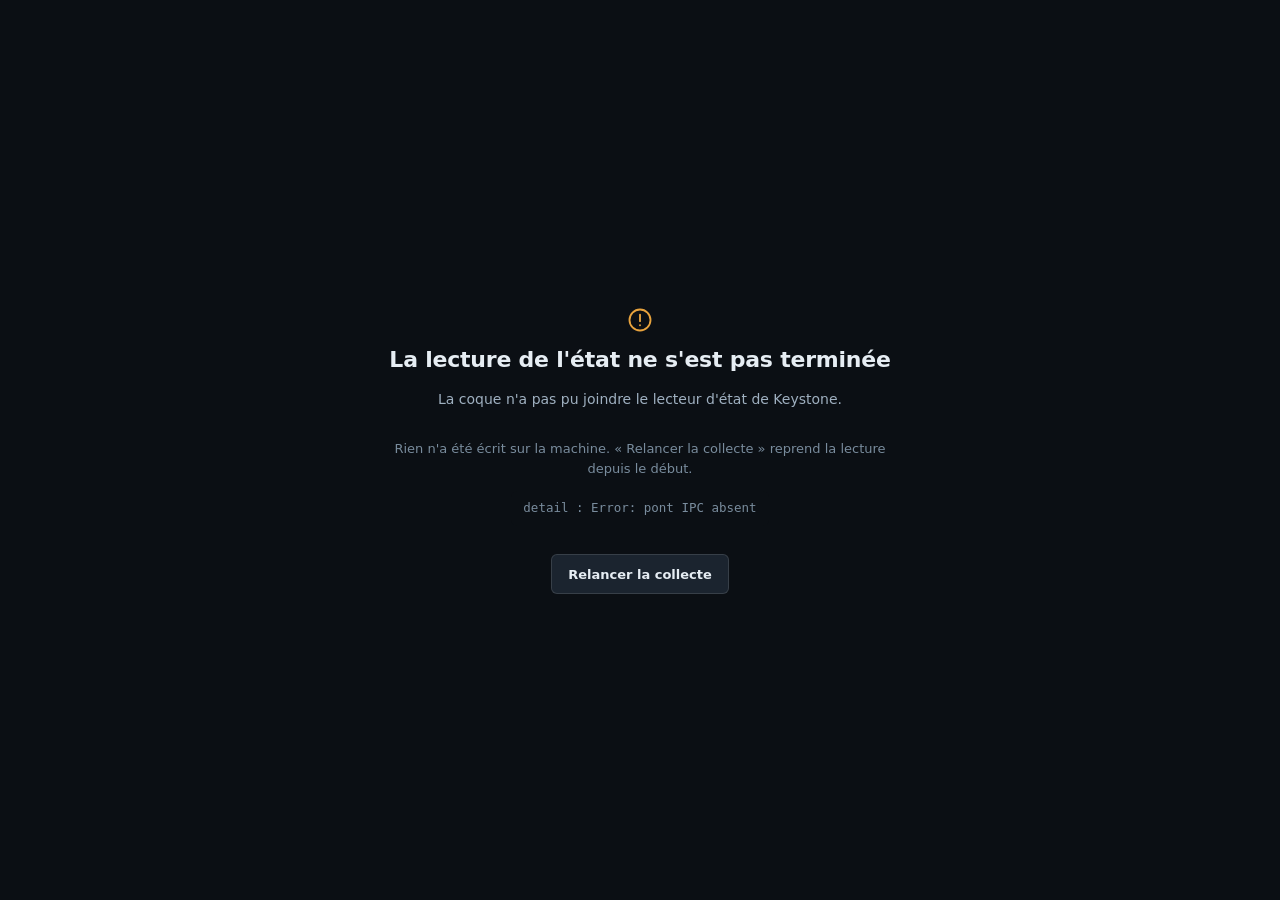
<file: ui/ks-ui/web/index.html>
<!doctype html>
<html lang="fr">
  <head>
    <meta charset="utf-8" />
    <meta name="viewport" content="width=device-width, initial-scale=1" />
    <title>Keystone — poste de pilotage</title>
    <!--
      Aucune ressource réseau : ni CDN, ni police distante, ni script tiers
      (principe P5, « Local, point final »). Les deux fichiers ci-dessous sont
      embarqués dans l'exécutable ; l'application s'ouvre hors ligne.

      LA RÈGLE DE CET ÉCRAN : aucun nombre affiché n'est écrit ici.

      Tout emplacement de valeur porte `data-mesure` et reste VIDE dans ce
      fichier. Il est rempli par app.js à partir de ce que le processus Rust a
      réellement relevé, ou marqué « non relevé ». Le test
      `aucun_chiffre_de_mesure_nest_ecrit_dans_le_balisage` en fait une
      barrière : écrire une valeur entre ces balises fait échouer la suite.

      Le balisage, la navigation et le style viennent de la maquette du poste
      de pilotage, rangée dans design/, qui reste la maquette de conception.
      Ses CHIFFRES, eux, n'ont pas suivi : ils décrivent une machine qui
      n'existe pas.
    -->
    <link rel="stylesheet" href="app.css" />
  </head>
  <body data-state="collecting">
    <!-- Sprite d'icônes, intégré en ligne : la coque ne charge aucun fichier
         voisin. Source de vérité : design/marque/icones.svg. Les propriétés
         de tracé sont portées par la classe .ic — elles sont héritées, donc
         elles traversent la frontière d'ombre de <use>. Sans elles, les
         icônes se rendraient en aplat noir. -->
    <svg style="display: none" aria-hidden="true">
<symbol id="ks-overview" viewBox="0 0 24 24"><title>Vue d'ensemble</title><circle cx="12" cy="12" r="8.25"/><circle cx="12" cy="12" r="2.5"/></symbol>
<symbol id="ks-drift" viewBox="0 0 24 24"><title>Dérive</title><path d="M3.5 8h5.5l2.5 8h9"/></symbol>
<symbol id="ks-updates" viewBox="0 0 24 24"><title>Mises à jour</title><path d="M12 4.25v9.6M8.5 10.75 12 14.25l3.5-3.5M5 19.25h14"/></symbol>
<symbol id="ks-security" viewBox="0 0 24 24"><title>Sécurité</title><path d="M12 3.4 19 6.2v5.9c0 4.15-2.85 7.5-7 8.75-4.15-1.25-7-4.6-7-8.75V6.2Z"/></symbol>
<symbol id="ks-space" viewBox="0 0 24 24"><title>Espace</title><path d="M5.25 6.5h13.5a2 2 0 0 1 2 2v7a2 2 0 0 1-2 2H5.25a2 2 0 0 1-2-2v-7a2 2 0 0 1 2-2M8.5 6.5v11M13 6.5v11"/></symbol>
<symbol id="ks-wsl" viewBox="0 0 24 24"><title>WSL et VM</title><path d="M5.5 4.25h13a2.25 2.25 0 0 1 2.25 2.25v11a2.25 2.25 0 0 1-2.25 2.25h-13A2.25 2.25 0 0 1 3.25 17.5v-11A2.25 2.25 0 0 1 5.5 4.25M8.75 8.5h6.5a1.5 1.5 0 0 1 1.5 1.5v4a1.5 1.5 0 0 1-1.5 1.5h-6.5A1.5 1.5 0 0 1 7.25 14v-4A1.5 1.5 0 0 1 8.75 8.5"/></symbol>
<symbol id="ks-backup" viewBox="0 0 24 24"><title>Sauvegarde</title><path d="M4.75 4.5h14.5a1.5 1.5 0 0 1 1.5 1.5v2.25a1.5 1.5 0 0 1-1.5 1.5H4.75a1.5 1.5 0 0 1-1.5-1.5V6a1.5 1.5 0 0 1 1.5-1.5M5.25 9.75v7.75a2 2 0 0 0 2 2h9.5a2 2 0 0 0 2-2V9.75M10 13.25h4"/></symbol>
<symbol id="ks-journal" viewBox="0 0 24 24"><title>Journal</title><path d="M4.25 4.75v14.5M8 7.75h11.75M8 12h11.75M8 16.25h7.5"/></symbol>
<symbol id="ks-first" viewBox="0 0 24 24"><title>Premier lancement</title><path d="M4 19.75V12A8 8 0 0 1 7.075 5.697M20 19.75V12A8 8 0 0 0 16.925 5.697M2.75 19.75h18.5"/></symbol>
<symbol id="ks-tolere" viewBox="0 0 24 24"><title>Toléré</title><circle cx="12" cy="12" r="8.25"/><path d="M12 7.25V12l3.25 1.9"/></symbol>
<symbol id="ks-echue" viewBox="0 0 24 24"><title>Tolérance échue</title><circle cx="12" cy="12" r="8.25"/><path d="M12 7.25V12l3.25 1.9M5.75 18.25 18.25 5.75"/></symbol>
<symbol id="ks-sansobjet" viewBox="0 0 24 24"><title>Sans objet</title><circle cx="12" cy="12" r="8.25"/><path d="M8 12h8"/></symbol>
<symbol id="ks-compare" viewBox="0 0 24 24"><title>Comparé</title><circle cx="12" cy="12" r="8.25"/><path d="M8.25 10.25h7.5M8.25 13.75h7.5"/></symbol>
    </svg>

    <!-- ══ Le poste de pilotage ══════════════════════════════════════════ -->
    <div class="app" id="app">
      <header class="topbar">
        <p class="brand"><svg class="mk" viewBox="0 0 48 48" fill="currentColor" aria-hidden="true"><path d="M4 44L4 26A20 20 0 0 1 12.596 9.57L16.017 14.499A14 14 0 0 0 10 26L10 44Z"/> <path d="M14.356 6.227A22 22 0 0 1 33.644 6.227L27.507 18.81A8 8 0 0 0 20.493 18.81Z"/> <path d="M44 44L44 26A20 20 0 0 0 35.404 9.57L31.983 14.499A14 14 0 0 1 38 26L38 44Z"/></svg>Keystone</p>
        <button
          type="button"
          class="fold"
          id="fold"
          aria-expanded="true"
          aria-controls="rail"
          aria-label="Replier le rail de navigation"
          title="Replier le rail (Ctrl+B)"
        >
          <svg
            viewBox="0 0 24 24"
            fill="none"
            stroke="currentColor"
            stroke-width="1.7"
            aria-hidden="true"
          >
            <rect x="3" y="4.5" width="18" height="15" rx="2" />
            <path d="M9.5 4.5v15" />
            <path d="M14 9.5 16.5 12 14 14.5" />
          </svg>
        </button>
        <p class="machine">
          <b data-mesure="machine.name"></b>
          <span class="sep" aria-hidden="true">·</span>
          <span data-mesure="inventory.os.name"></span>
        </p>
        <span class="spacer"></span>
        <p class="readonly">Lecture seule</p>
        <button type="button" class="btn btn-bar" id="relire">Relire l'état</button>
        <button type="button" class="cmdk" id="open-palette">
          Rechercher un item ou un écran
          <span class="kbd">Ctrl+K</span>
        </button>
      </header>

      <!--
        CHAQUE ENTRÉE DE RAIL PORTE SON `aria-label`, et ce n'est pas une
        ceinture de plus sur des bretelles. Le rail replié masque `.lbl` en
        `display: none` ; or un descendant en `display: none` est EXCLU du
        calcul du nom accessible (accname, étape 2F). Sans cet attribut, cinq
        boutons sur neuf deviendraient des boutons sans nom dès qu'on replie le
        rail, et les quatre autres n'annonceraient qu'un nombre nu.

        Le libellé écrit ici est le nom de base ; app.js le recalcule avec le
        décompte et son unité — « Sécurité, N items relevés » plutôt que
        « N », un nombre sans nom n'apprenant rien. L'attribut statique reste
        la position de repli tant que la collecte n'a pas abouti.

        Le test `aucun_bouton_de_navigation_ne_peut_rester_sans_nom_accessible`
        en fait une barrière : retirer un `aria-label` fait échouer la suite.
      -->
      <nav class="rail" id="rail" aria-label="Navigation principale">
        <p class="rail-label" id="rail-etat">L'état</p>
        <button
          type="button"
          class="nav"
          data-view="overview"
          data-cli="ks status"
          aria-current="page"
          aria-label="Vue d'ensemble"
        >
          <svg class="ic" aria-hidden="true"><use href="#ks-overview"/></svg>
          <span class="lbl">Vue d'ensemble</span>
        </button>
        <button
          type="button"
          class="nav"
          data-view="security"
          data-cli="ks scan --domain security"
          aria-label="Sécurité"
        >
          <svg class="ic" aria-hidden="true"><use href="#ks-security"/></svg>
          <span class="lbl">Sécurité</span>
          <span
            class="tag"
            data-mesure="security.total"
            data-unite="items relevés"
          ></span>
        </button>
        <button
          type="button"
          class="nav"
          data-view="drift"
          data-cli="ks diff"
          aria-label="Dérive"
        >
          <svg class="ic" aria-hidden="true"><use href="#ks-drift"/></svg>
          <span class="lbl">Dérive</span>
          <span class="tag tag-muet">sans objet</span>
        </button>
        <button
          type="button"
          class="nav"
          data-view="updates"
          data-cli="ks plan updates"
          aria-label="Mises à jour"
        >
          <svg class="ic" aria-hidden="true"><use href="#ks-updates"/></svg>
          <span class="lbl">Mises à jour</span>
          <span class="tag tag-muet">non collecté</span>
        </button>

        <p class="rail-label">L'inventaire</p>
        <button
          type="button"
          class="nav"
          data-view="machine"
          data-cli="ks scan --domain inventory"
          aria-label="Machine"
        >
          <svg class="ic" aria-hidden="true"><use href="#ks-first"/></svg>
          <span class="lbl">Machine</span>
        </button>
        <button
          type="button"
          class="nav"
          data-view="software"
          data-cli="ks scan --domain inventory"
          aria-label="Logiciels"
        >
          <svg class="ic" aria-hidden="true"><use href="#ks-backup"/></svg>
          <span class="lbl">Logiciels</span>
          <span
            class="tag"
            data-mesure="inventory.software.total"
            data-unite="applications installées"
          ></span>
        </button>
        <button
          type="button"
          class="nav"
          data-view="space"
          data-cli="ks scan --domain space"
          aria-label="Espace"
        >
          <svg class="ic" aria-hidden="true"><use href="#ks-space"/></svg>
          <span class="lbl">Espace</span>
          <span
            class="tag"
            data-mesure="volumes.count"
            data-unite="volumes relevés"
          ></span>
        </button>
        <button
          type="button"
          class="nav"
          data-view="wsl"
          data-cli="ks scan --domain wsl"
          aria-label="WSL et VM"
        >
          <svg class="ic" aria-hidden="true"><use href="#ks-wsl"/></svg>
          <span class="lbl">WSL et VM</span>
          <span
            class="tag"
            data-mesure="virtualization.wsl.distro_count"
            data-unite="distributions relevées"
          ></span>
        </button>

        <p class="rail-label">Documents</p>
        <button
          type="button"
          class="nav"
          data-view="report"
          data-cli="ks report"
          aria-label="Rapport"
        >
          <svg class="ic" aria-hidden="true"><use href="#ks-journal"/></svg>
          <span class="lbl">Rapport</span>
        </button>
      </nav>

      <main class="main">
        <div class="wrap">
          <!-- ─── Vue d'ensemble ─────────────────────────────────────── -->
          <section class="view on" id="view-overview" aria-labelledby="t-overview">
            <h1 id="t-overview">Vue d'ensemble</h1>
            <p class="sub">
              <span data-mesure="count.items"></span> items relevés sur
              <span data-mesure="machine.name"></span>, le
              <span data-mesure="collected.at"></span>. Aucune écriture système
              n'a eu lieu pendant la lecture.
            </p>

            <div class="hero">
              <!--
                L'ANNEAU A DISPARU, ET C'EST LE SUJET DE CET ÉCRAN.

                La maquette y affiche une posture ; ici il n'y en a pas, parce
                qu'aucune référence n'est chargée. L'arc était donc absent —
                pas à zéro, pas à moitié — et il restait un cercle vide de
                280 px, sur une colonne entière, autour de quatre lignes de
                texte. Un grand cercle qui n'attend qu'un chiffre absent
                n'informe de rien et occupe tout : c'est la pire occupation
                d'espace que cet écran pouvait produire.

                À sa place, le dessin que la marque tient déjà pour ce moment
                précis — `design/marque/etat-premier-lancement.svg`, l'arc dont
                la clé de voûte n'est pas encore posée. Il DIT quelque chose :
                rien n'est encore déclaré. C'est le moment M1 du brief.

                Il est intégré en ligne (la coque ne charge aucun fichier
                voisin) et SANS l'attribut `xmlns` : son espace de noms
                contient une URL, que le garde-fou P5 refuse sans exception, et
                un document HTML n'en a de toute façon aucun besoin.

                Le jour où une référence sera chargée, la posture deviendra une
                mesure : c'est alors, et seulement alors, que l'anneau du brief
                §4.1 reprendra sa place, avec son arc et sa respiration.
              -->
              <div
                class="card indispo posture"
                role="group"
                aria-labelledby="posture-titre"
                aria-describedby="posture-constat"
              >
                <div class="card-b posture-b">
                  <svg
                    class="posture-fig"
                    viewBox="0 0 96 96"
                    fill="none"
                    stroke="currentColor"
                    stroke-width="2.2"
                    stroke-linejoin="round"
                    aria-hidden="true"
                  >
                    <path d="M8 88L8 52A40 40 0 0 1 25.193 19.139L32.035 28.997A28 28 0 0 0 20 52L20 88Z"/>
                    <path d="M88 88L88 52A40 40 0 0 0 70.807 19.139L63.965 28.997A28 28 0 0 1 76 52L76 88Z"/>
                    <path d="M5 89.2h86" stroke-linecap="round"/>
                  </svg>
                  <!--
                    LE BOUTON ET CE QU'IL COMMANDE SE TOUCHENT. Il flottait
                    auparavant sous l'anneau, centré, séparé de son panneau par
                    toute la hauteur du cercle. Ici il précède immédiatement le
                    bloc qu'il déplie, et le test
                    `le_bouton_de_depliage_touche_ce_quil_commande` en fait une
                    barrière : glisser quoi que ce soit entre les deux fait
                    échouer la suite.
                  -->
                  <div class="posture-t">
                    <p class="tile-l" id="posture-titre">Posture composite</p>
                    <p class="indispo-1">Pas encore calculable</p>
                    <p
                      class="indispo-2"
                      id="posture-constat"
                      data-champ="posture.happened"
                    ></p>
                    <p class="detail" data-champ="posture.detail"></p>
                    <button
                      type="button"
                      class="unfold"
                      id="unfold-posture"
                      aria-expanded="false"
                      aria-controls="posture-why"
                    >
                      Pourquoi
                    </button>
                    <div class="why" id="posture-why" hidden>
                      <p data-champ="posture.implies"></p>
                      <p data-champ="posture.unlockedBy"></p>
                    </div>
                  </div>
                </div>
              </div>

              <div class="tiles">
                <article class="tile">
                  <div class="tile-h">
                    <span class="tile-l">Posture de sécurité</span>
                    <span class="badge">
                      <svg
                        viewBox="0 0 24 24"
                        fill="none"
                        stroke="currentColor"
                        stroke-width="2.2"
                        aria-hidden="true"
                      >
                        <circle cx="12" cy="12" r="9" />
                        <path d="M12 11v5m0-8h.01" />
                      </svg>
                      <span>Relevé</span>
                    </span>
                  </div>
                  <p class="tile-v">
                    <span data-mesure="security.total"></span>
                    <span>items relevés</span>
                  </p>
                  <p class="counts">
                    <span><b data-mesure="security.readable"></b> lus</span>
                    <span class="c-att"
                      ><b data-mesure="security.unreadable"></b> illisibles</span
                    >
                  </p>
                  <p class="tile-c">
                    Un item illisible n'est ni conforme ni en écart : la lecture
                    a été refusée, et l'outil ne suppose pas ce qu'il n'a pas vu.
                  </p>
                </article>

                <article class="tile tile-none" id="tile-drift">
                  <div class="tile-h">
                    <span class="tile-l">Dérive de configuration</span>
                    <!--
                      L'ICÔNE SUIT LE LIBELLÉ. Cette pastille-là change d'état —
                      « sans comparaison » tant qu'aucun fichier n'est confronté,
                      « comparé » ensuite —, et une icône figée finirait par
                      contredire le mot posé à côté d'elle. Elle vient donc du
                      sprite, et app.js désigne le symbole qui va avec l'état.
                    -->
                    <span class="badge badge-muet">
                      <svg class="ic" aria-hidden="true">
                        <use href="#ks-sansobjet" />
                      </svg>
                      <span>Sans comparaison</span>
                    </span>
                  </div>
                  <p class="tile-none-v" data-champ="drift.happened"></p>
                  <p class="tile-c" data-champ="drift.implies"></p>
                </article>

                <article class="tile tile-none">
                  <div class="tile-h">
                    <span class="tile-l">Mises à jour</span>
                    <span class="badge badge-muet">
                      <svg
                        viewBox="0 0 24 24"
                        fill="none"
                        stroke="currentColor"
                        stroke-width="2"
                        aria-hidden="true"
                      >
                        <circle cx="12" cy="12" r="9" />
                        <path d="M8 12h8" />
                      </svg>
                      <span>Non collecté</span>
                    </span>
                  </div>
                  <p class="tile-none-v" data-champ="updates.happened"></p>
                  <p class="tile-c" data-champ="updates.implies"></p>
                </article>

                <article class="tile">
                  <div class="tile-h">
                    <span class="tile-l">Occupation des volumes</span>
                    <span class="badge">
                      <svg
                        viewBox="0 0 24 24"
                        fill="none"
                        stroke="currentColor"
                        stroke-width="2.2"
                        aria-hidden="true"
                      >
                        <circle cx="12" cy="12" r="9" />
                        <path d="M12 11v5m0-8h.01" />
                      </svg>
                      <span>Relevé</span>
                    </span>
                  </div>
                  <div id="tile-volumes"></div>
                  <p class="tile-c">
                    Le relevé porte l'occupation en octets ; il n'attribue que
                    les disques WSL, pas tout ce qui l'occupe. L'écran Espace
                    dit la part nommée et celle qui ne l'est pas.
                  </p>
                </article>
              </div>
            </div>

            <!--
              FIGURE — CE QUI SE DÉCLARE, ET CE QUI NE SE DÉCLARE PAS.

              Une part-à-tout sur un total connu : une barre empilée, jamais un
              camembert. Elle répond à la seule question que le tableau des
              domaines ne pose pas — pourquoi une fraction seulement des items
              relevés peut finir dans `workstation.yaml`.

              Le graphique est construit par app.js à partir des LISTES DE
              CHEMINS que porte l'instantané : la longueur d'un segment est le
              nombre d'items de la liste, et la ligne de tableau qui lui répond
              vient de la même liste. Aucun nombre n'est écrit ici.
            -->
            <div class="card">
              <div class="card-h">
                <h2>Ce qui se déclare, et ce qui ne se déclare pas</h2>
                <span class="spacer"></span>
                <span class="kbd">ks import</span>
              </div>
              <div class="card-b">
                <figure class="fig" id="fig-natures">
                  <p class="fig-s">
                    Seuls les réglages et les objectifs ont vocation à figurer
                    dans le fichier d'état désiré. Les mesures évoluent d'elles-mêmes,
                    les constats se subissent : les déclarer les mettrait en écart
                    à la lecture suivante.
                  </p>
                  <div class="fig-plot"></div>
                  <ul class="legende"></ul>
                </figure>
                <div
                  class="cadre-table"
                  role="group"
                  aria-label="Répartition des items par nature"
                  tabindex="0"
                >
                  <table>
                    <caption>
                      Équivalent textuel de la figure : aucune valeur n'est
                      réservée au survol.
                    </caption>
                    <thead>
                      <tr>
                        <th scope="col">Nature</th>
                        <th scope="col">Se déclare</th>
                        <th scope="col" class="num">Items</th>
                        <th scope="col">Ce que c'est</th>
                      </tr>
                    </thead>
                    <tbody id="natures-lignes"></tbody>
                  </table>
                </div>
              </div>
            </div>

            <div class="card">
              <div class="card-h">
                <h2>Ce que Keystone a lu</h2>
                <span class="spacer"></span>
                <span class="kbd">ks scan</span>
              </div>
              <div class="card-b">
                <div class="cadre-table" role="group" aria-label="Répartition des items par domaine" tabindex="0">
                  <table>
                    <caption>
                      Répartition des items relevés par domaine. Un domaine sans
                      item ne figure pas : rien n'y a été collecté.
                    </caption>
                    <thead>
                      <tr>
                        <th scope="col">Domaine</th>
                        <th scope="col" class="num">Items</th>
                      </tr>
                    </thead>
                    <tbody id="domaines"></tbody>
                  </table>
                </div>
                <p class="note">
                  Cet écran ne montre pas d'historique. Le journal local ne
                  conserve un relevé que si on le lui demande, avec
                  <code>ks scan --record</code> : sans cela, il n'y a rien à
                  comparer au relevé d'hier.
                </p>
              </div>
            </div>
          </section>

          <!-- ─── Dérive ─────────────────────────────────────────────── -->
          <section class="view" id="view-drift" aria-labelledby="t-drift">
            <h1 id="t-drift">Dérive de configuration</h1>
            <p class="sub">
              La confrontation entre l'état désiré et l'état constaté, item par
              item.
            </p>

            <!--
              LE FICHIER LU, TOUJOURS NOMMÉ.

              Un écran qui annonce « aucune comparaison » sans dire quel fichier
              il attendait, ni où il l'a cherché, n'explique rien — et ne laisse
              aucun geste à faire (principe P6). Le chemin affiché est celui qui
              a RÉELLEMENT été lu, jamais le premier de la liste ; quand rien n'a
              été trouvé, ce sont tous les emplacements cherchés qui s'affichent,
              dans l'ordre où ils l'ont été.
            -->
            <div class="card" id="drift-source">
              <div class="card-h">
                <h2>État désiré</h2>
                <span class="spacer"></span>
                <span class="kbd">ks import</span>
              </div>
              <div class="card-b">
                <p class="source-l" id="drift-source-l"></p>
                <div id="drift-source-chemins"></div>
                <div id="drift-nonobserves"></div>
              </div>
            </div>

            <div class="card indispo" id="drift-indispo">
              <div class="card-h">
                <h2>Pas de comparaison possible</h2>
                <span class="spacer"></span>
                <span class="kbd">ks diff</span>
              </div>
              <div class="card-b">
                <p class="indispo-1" data-champ="drift.happened"></p>
                <p class="indispo-2" data-champ="drift.implies"></p>
                <p class="indispo-3" data-champ="drift.unlockedBy"></p>
                <p class="detail" data-champ="drift.detail"></p>
              </div>
            </div>

            <div class="card">
              <div class="card-h">
                <h2>Les quatre verdicts</h2>
                <span class="spacer"></span>
                <span class="kbd">ks diff</span>
              </div>
              <div class="card-b">
                <!--
                  FIGURE — LES VERDICTS.

                  « Écart » est un ÉTAT, pas une série : le segment porte donc
                  une icône et un libellé, jamais la seule couleur. Et un
                  verdict à zéro ne disparaît pas de la figure — il garde son
                  repère sur la ligne de base, avec son libellé, parce qu'un
                  segment absent se lit comme un verdict absent.

                  Tant qu'aucun état désiré n'est chargé, la figure NE TRACE
                  AUCUNE BARRE : il n'y a pas zéro écart, il n'y a pas de
                  comparaison. Elle le dit à la place, dans la notation du
                  dessin technique — hachure à 45°, « zone non levée ».
                -->
                <figure class="fig" id="fig-verdicts">
                  <div class="fig-plot"></div>
                  <ul class="legende"></ul>
                </figure>
                <div class="cadre-table" role="group" aria-label="Décompte par verdict" tabindex="0">
                  <table>
                    <caption>
                      « Sans objet » n'est pas un zéro : un zéro dirait qu'une
                      confrontation a eu lieu et n'a rien trouvé.
                    </caption>
                    <thead>
                      <tr>
                        <th scope="col">Verdict</th>
                        <th scope="col">Ce qu'il dit</th>
                        <th scope="col" class="num">Items</th>
                      </tr>
                    </thead>
                    <tbody id="verdicts"></tbody>
                  </table>
                </div>
              </div>
            </div>

            <!--
              LES ÉCARTS, ET LA TOLÉRANCE SUR LA LIGNE DE L'ÉCART.

              Un écart toléré RESTE publié en écart. Le verdict dit le fait
              constaté, la tolérance dit la politique décidée, et la seconde
              s'écrit dans une colonne de la première — jamais dans une liste à
              part, qui ferait sortir de l'écran ce qu'on a justement choisi d'y
              garder jusqu'à une date. C'est la présentation de `ks diff`, et
              ce sont ses libellés : deux surfaces qui nomment différemment le
              même état obligent à traduire de l'une à l'autre.

              Aucun nombre n'est écrit ici : le décompte affiché est la longueur
              de la liste que le processus Rust envoie, et la ligne du tableau
              vient de cette même liste.
            -->
            <div class="card" id="drift-ecarts" hidden>
              <div class="card-h">
                <h2>Écarts</h2>
                <span class="spacer"></span>
                <span class="kbd">ks diff</span>
              </div>
              <div class="card-b">
                <p class="source-l" id="drift-ecarts-l"></p>
                <div
                  class="cadre-table"
                  id="drift-ecarts-cadre"
                  role="group"
                  aria-label="Écarts, item par item"
                  tabindex="0"
                  hidden
                >
                  <table>
                    <caption>
                      Tolérer n'est pas masquer : l'item reste ici jusqu'à son
                      échéance, puis l'écart redevient actif sans qu'aucune
                      commande soit lancée.
                    </caption>
                    <thead>
                      <tr>
                        <th scope="col">Item</th>
                        <th scope="col">Déclaré</th>
                        <th scope="col">Constaté</th>
                        <th scope="col">Tolérance</th>
                      </tr>
                    </thead>
                    <tbody id="drift-ecarts-lignes"></tbody>
                  </table>
                </div>
              </div>
            </div>

            <!--
              LES TOLÉRANCES QUI NE COUVRENT PLUS RIEN.

              Elles se disent à part, parce qu'elles ne décrivent pas la machine :
              elles décrivent le fichier. Une échéance dépassée, une tolérance
              devenue sans objet et un chemin disparu sont trois manières dont un
              état désiré pourrit en silence, et le silence est précisément ce que
              l'exigence D2-07 désigne comme la cause première.
            -->
            <div class="card" id="drift-tolerances" hidden>
              <div class="card-h">
                <h2>Tolérances à revoir</h2>
                <span class="spacer"></span>
                <span class="kbd">ks diff</span>
              </div>
              <div class="card-b">
                <p class="source-l">
                  Elles ne couvrent plus rien. Chacune reste dans le fichier tant
                  que personne ne l'en retire, et une ligne qu'on ne relit pas
                  devient une exception que plus personne ne s'explique.
                </p>
                <div
                  class="cadre-table"
                  role="group"
                  aria-label="Tolérances qui ne couvrent plus rien"
                  tabindex="0"
                >
                  <table>
                    <thead>
                      <tr>
                        <th scope="col">Item</th>
                        <th scope="col">Ce qu'elle vaut</th>
                        <th scope="col">Raison déclarée</th>
                        <th scope="col">Échéance</th>
                      </tr>
                    </thead>
                    <tbody id="drift-tolerances-lignes"></tbody>
                  </table>
                </div>
              </div>
            </div>

            <!--
              FIGURE — LA FRISE DES INTERVALLES D'OBSERVATION.

              C'est la figure que le tableau ne remplace pas : le magasin
              n'enregistre pas des instants mais des INTERVALLES — « cette
              valeur a tenu de telle date à telle date » — et seule une frise
              horizontale montre ce que ce modèle porte.

              Elle n'est pas tracée, et son absence est le livrable. Une
              lecture donne une borne ; un intervalle en demande deux. Dessiner
              la frise sur une seule borne produirait une figure vide qui
              ressemble à une frise pleine, c'est-à-dire l'exact contraire de
              ce qu'elle sert à montrer. Le bloc dit donc ce qui manque, la
              raison, et le geste qui l'ouvrirait.
            -->
            <div class="card indispo">
              <div class="card-h">
                <h2>Frise des intervalles d'observation</h2>
                <span class="spacer"></span>
                <span class="kbd">ks scan --record</span>
              </div>
              <div class="card-b">
                <p class="indispo-1" data-champ="observationSeries.happened"></p>
                <p class="indispo-2" data-champ="observationSeries.implies"></p>
                <p class="indispo-3" data-champ="observationSeries.unlockedBy"></p>
                <p class="detail" data-champ="observationSeries.detail"></p>
              </div>
            </div>
          </section>

          <!-- ─── Mises à jour ───────────────────────────────────────── -->
          <section class="view" id="view-updates" aria-labelledby="t-updates">
            <h1 id="t-updates">Mises à jour</h1>
            <p class="sub">
              Ce que la machine attend, en vagues ordonnées et réversibles.
            </p>

            <div class="card indispo">
              <div class="card-h">
                <h2>Domaine non collecté</h2>
                <span class="spacer"></span>
                <span class="kbd">ks plan updates</span>
              </div>
              <div class="card-b">
                <p class="indispo-1" data-champ="updates.happened"></p>
                <p class="indispo-2" data-champ="updates.implies"></p>
                <p class="indispo-3" data-champ="updates.unlockedBy"></p>
                <p class="detail" data-champ="updates.detail"></p>
              </div>
            </div>

            <p class="note">
              La version installée de chaque application sans gestionnaire
              identifié est, elle, relevée : elle figure à l'écran
              <b>Logiciels</b>. Ce qui manque ici, c'est la version
              <em>disponible</em>, qu'aucun collecteur ne va chercher.
            </p>
          </section>

          <!-- ─── Sécurité ───────────────────────────────────────────── -->
          <section class="view" id="view-security" aria-labelledby="t-security">
            <h1 id="t-security">Posture de sécurité</h1>
            <p class="sub">
              <span data-mesure="security.total"></span> items relevés, dont
              <span data-mesure="security.unreadable"></span> dont la lecture a
              été refusée.
            </p>

            <div class="card indispo" id="illisibles" hidden>
              <div class="card-h">
                <h2>Items non lus</h2>
                <span class="spacer"></span>
                <span class="kbd">ks explain</span>
              </div>
              <div class="card-b">
                <p class="indispo-1">
                  La clé correspondante exige des privilèges que la coque n'a
                  pas, et ne demandera pas.
                </p>
                <p class="indispo-2">
                  Ces items sont marqués « illisible » et non « absent » :
                  l'outil ne sait pas ce qu'ils valent, et il ne le suppose pas.
                  Confondre un refus de lecture avec une liste vide afficherait
                  une exclusion de moins sur une machine où l'on vient d'en
                  poser une.
                </p>
                <div id="illisibles-liste"></div>
              </div>
            </div>

            <!--
              FIGURE — LES ITEMS RELEVÉS PAR FAMILLE.

              Des barres horizontales triées : les libellés de familles sont
              longs, et une colonne verticale les coucherait ou les
              tronquerait. Une seule série, donc une seule couleur — colorer
              chaque barre selon sa longueur redirait en teinte ce que la
              longueur dit déjà.

              La part dont la lecture a été refusée n'est ni un manque ni un
              zéro : elle porte la HACHURE À 45° du dessin technique, celle du
              motif `ks-nonreleve` de la marque, qui veut dire « zone non
              levée ». C'est la même notation que les blocs non calculables de
              cette interface, et elle ne dépense aucune couleur d'état.
            -->
            <div class="card">
              <div class="card-h">
                <h2>Items relevés par famille</h2>
                <span class="spacer"></span>
                <span class="kbd">ks scan --domain security</span>
              </div>
              <div class="card-b">
                <figure class="fig" id="fig-familles">
                  <div class="fig-plot"></div>
                  <ul class="legende"></ul>
                </figure>
                <div
                  class="cadre-table"
                  role="group"
                  aria-label="Items par famille de la posture"
                  tabindex="0"
                >
                  <table>
                    <caption>
                      Équivalent textuel de la figure : aucune valeur n'est
                      réservée au survol.
                    </caption>
                    <thead>
                      <tr>
                        <th scope="col">Famille</th>
                        <th scope="col" class="num">Items</th>
                        <th scope="col" class="num">Lus</th>
                        <th scope="col" class="num">Lecture refusée</th>
                      </tr>
                    </thead>
                    <tbody id="familles-compte"></tbody>
                  </table>
                </div>
              </div>
            </div>

            <div id="familles"></div>

            <p class="note">
              Cet écran relève la configuration de sécurité de la machine. Il ne
              surveille pas les changements : comparer un relevé au précédent
              demande une référence, et il n'y en a pas encore.
            </p>
          </section>

          <!-- ─── Machine ────────────────────────────────────────────── -->
          <section class="view" id="view-machine" aria-labelledby="t-machine">
            <h1 id="t-machine">Machine</h1>
            <p class="sub">Ce que le collecteur matériel a relevé sur ce poste.</p>

            <div class="card">
              <div class="card-h">
                <h2>Identité et ressources</h2>
                <span class="spacer"></span>
                <span class="kbd">ks scan --domain inventory</span>
              </div>
              <div class="card-b">
                <div class="cadre-table" role="group" aria-label="Relevés de la machine" tabindex="0">
                  <table>
                    <caption>
                      Une ligne « non relevé » signale un item attendu que la
                      collecte n'a pas produit. Sauter la ligne l'aurait rendu
                      invisible.
                    </caption>
                    <thead>
                      <tr>
                        <th scope="col">Relevé</th>
                        <th scope="col">Valeur constatée</th>
                        <th scope="col">Chemin de l'item</th>
                      </tr>
                    </thead>
                    <tbody id="machine-lignes"></tbody>
                  </table>
                </div>
              </div>
            </div>
          </section>

          <!-- ─── Logiciels ──────────────────────────────────────────── -->
          <section class="view" id="view-software" aria-labelledby="t-software">
            <h1 id="t-software">Inventaire logiciel</h1>
            <p class="sub">
              Ce qui est installé, et ce que l'on sait de qui le met à jour.
            </p>

            <div class="card">
              <div class="card-h">
                <h2>Attribution</h2>
                <span class="spacer"></span>
                <span class="kbd">ks explain inventory.software.attribution</span>
              </div>
              <div class="card-b">
                <div class="cadre-table" role="group" aria-label="Agrégats de l'inventaire logiciel" tabindex="0">
                  <table>
                    <caption>
                      Chaque ligne est un item relevé, avec sa finalité.
                    </caption>
                    <thead>
                      <tr>
                        <th scope="col">Item</th>
                        <th scope="col">Valeur constatée</th>
                        <th scope="col">À quoi ça sert</th>
                      </tr>
                    </thead>
                    <tbody id="logiciels-agregats"></tbody>
                  </table>
                </div>
              </div>
            </div>

            <div class="card">
              <div class="card-h">
                <h2>Applications sans gestionnaire identifié</h2>
                <span class="spacer"></span>
                <span class="tag" data-mesure="software.unattributed.count"></span>
              </div>
              <div class="card-b">
                <div class="cadre-table" role="group" aria-label="Applications sans gestionnaire identifié" tabindex="0">
                  <table>
                    <caption>
                      « Sans gestionnaire identifié » ne se lit pas « jamais mise
                      à jour » : certaines de ces applications se mettent à jour
                      seules. Distinguer les deux reste à faire.
                    </caption>
                    <thead>
                      <tr>
                        <th scope="col">Application</th>
                        <th scope="col">Version installée</th>
                      </tr>
                    </thead>
                    <tbody id="logiciels-liste"></tbody>
                  </table>
                </div>
              </div>
            </div>
          </section>

          <!-- ─── Espace ─────────────────────────────────────────────── -->
          <section class="view" id="view-space" aria-labelledby="t-space">
            <h1 id="t-space">Espace</h1>
            <p class="sub">
              L'occupation de chaque volume en octets, et la part que Keystone
              sait nommer.
            </p>

            <!--
              LE TAUX N'EST PAS UN RELEVÉ. Le collecteur publie deux items
              d'octets par volume — `total_bytes` et `used_bytes` — et le
              pourcentage se calcule au rendu (ADR-0022). Un troisième item le
              porterait aussi, donc le contredirait un jour.

              Aucun nombre n'est écrit dans ce balisage : les jauges, les lignes
              du tableau et le détail par distribution viennent tous du même
              `VolumeView`, et ne peuvent donc pas se contredire.
            -->
            <div class="card">
              <div class="card-h">
                <h2>Volumes</h2>
                <span class="spacer"></span>
                <span class="kbd">ks scan --domain space</span>
              </div>
              <div class="card-b">
                <div id="volumes-jauges"></div>
                <div class="cadre-table" role="group" aria-label="Occupation par volume" tabindex="0">
                  <table>
                    <caption>
                      Équivalent textuel des jauges ci-dessus : aucune valeur
                      n'est réservée au survol. Le chiffre passe avant le ratio,
                      parce que c'est lui qui permet d'agir.
                    </caption>
                    <thead>
                      <tr>
                        <th scope="col">Volume</th>
                        <th scope="col" class="num">Occupé</th>
                        <th scope="col" class="num">Taille</th>
                        <th scope="col" class="num">Part occupée</th>
                        <th scope="col" class="num">Attribué</th>
                        <th scope="col" class="num">Non attribué</th>
                      </tr>
                    </thead>
                    <tbody id="volumes-lignes"></tbody>
                  </table>
                </div>
              </div>
            </div>

            <div class="card">
              <div class="card-h">
                <h2>Ce que Keystone attribue</h2>
                <span class="spacer"></span>
                <span class="kbd">virtualization.wsl[…].volume</span>
              </div>
              <div class="card-b">
                <p class="tile-c" id="volumes-parts-c"></p>
                <div class="cadre-table" role="group" aria-label="Attribution par volume" tabindex="0">
                  <table>
                    <caption>
                      Chaque part vient d'un item relevé, et la ligne « non
                      attribué » referme le compte du volume : les deux font
                      l'occupation, jamais plus.
                    </caption>
                    <thead>
                      <tr>
                        <th scope="col">Volume</th>
                        <th scope="col">Ce qui occupe</th>
                        <th scope="col" class="num">Taille</th>
                        <th scope="col">Chemin de l'item</th>
                      </tr>
                    </thead>
                    <tbody id="volumes-parts"></tbody>
                  </table>
                </div>
              </div>
            </div>

            <div class="card indispo">
              <div class="card-h"><h2>Qui consomme le reste du disque</h2></div>
              <div class="card-b">
                <p class="indispo-1" data-champ="spaceAttribution.happened"></p>
                <p class="indispo-2" data-champ="spaceAttribution.implies"></p>
                <p class="indispo-3" data-champ="spaceAttribution.unlockedBy"></p>
                <p class="detail" data-champ="spaceAttribution.detail"></p>
              </div>
            </div>
          </section>

          <!-- ─── WSL et VM ──────────────────────────────────────────── -->
          <section class="view" id="view-wsl" aria-labelledby="t-wsl">
            <h1 id="t-wsl">WSL et machines virtuelles</h1>
            <p class="sub">
              <span data-mesure="virtualization.wsl.distro_count"></span>
              distributions relevées par le registre.
            </p>

            <div id="distros"></div>

            <div class="card indispo">
              <div class="card-h"><h2>Machines virtuelles</h2></div>
              <div class="card-b">
                <p class="indispo-1" data-champ="virtualMachines.happened"></p>
                <p class="indispo-2" data-champ="virtualMachines.implies"></p>
                <p class="indispo-3" data-champ="virtualMachines.unlockedBy"></p>
                <p class="detail" data-champ="virtualMachines.detail"></p>
              </div>
            </div>
          </section>

          <!-- ─── Rapport ────────────────────────────────────────────── -->
          <section class="view" id="view-report" aria-labelledby="t-report">
            <h1 id="t-report">Rapport</h1>
            <p class="sub">
              Le document autonome qu'écrit <code>ks report</code>, produit par
              le même code et à partir du même relevé.
            </p>
            <!--
              Le rapport s'affiche dans un cadre `sandbox`, sans aucune
              permission accordée : origine opaque, aucun script exécutable,
              aucun accès au pont IPC de la coque. C'est la vraie barrière.
              L'échappement fait par `ks_cli::rapport` reste la première ligne,
              ce cadre est la seconde.
            -->
            <iframe
              id="report"
              class="report"
              title="Rapport d'état de la machine, en lecture seule"
              sandbox=""
            ></iframe>
            <p class="note">
              Avant de le transmettre : il porte le nom de cette machine et la
              liste des logiciels installés avec leur version exacte.
            </p>
          </section>
        </div>
      </main>
    </div>

    <!-- ══ Attente et échec ══════════════════════════════════════════════ -->
    <section class="overlay" id="waiting" aria-labelledby="waiting-title">
      <!--
        L'anneau tourne, il ne mesure rien : il n'existe pas de pourcentage
        honnête à afficher tant que les collecteurs n'annoncent pas leur
        avancement. Le seul chiffre montré est le temps réellement écoulé.
      -->
      <div class="ring" aria-hidden="true"></div>
      <h1 id="waiting-title">Lecture de l'état de la machine</h1>
      <p class="lede">
        Keystone interroge le registre, WMI et les bases de suivi de winget. La
        lecture demande environ trois secondes sur ce poste.
      </p>
      <!--
        DEUX ÉLÉMENTS POUR UNE SEULE MESURE, et c'est le sujet.

        Celui qui se voit bat la seconde ; il n'est PAS une région live. Une
        région live rafraîchie chaque seconde produit un flux verbal
        ininterrompu, soit l'exact contraire de la thèse du produit — le calme
        est la fonctionnalité. Il reste dans l'arbre d'accessibilité, et se lit
        en exploration : c'est l'annonce automatique qu'on refuse, pas
        l'information.

        Celui qui s'annonce est invisible à l'écran et ne parle que par
        paliers : 10 s, puis toutes les 30 s. Assez pour dire que la lecture
        avance, jamais assez pour couvrir le reste.
      -->
      <p class="elapsed" id="elapsed"></p>
      <p class="hors-ecran" id="elapsed-annonce" role="status" aria-live="polite"></p>
      <p class="foot">
        Lecture seule : aucune écriture système n'a lieu pendant la collecte.
      </p>
    </section>

    <section class="overlay" id="failure" aria-labelledby="failure-title">
      <!--
        Icône ET libellé : l'état ne passe jamais par la seule couleur, ni par
        le seul pictogramme. Zéro émoji dans l'interface produit.
      -->
      <svg
        class="glyph"
        viewBox="0 0 24 24"
        width="28"
        height="28"
        fill="none"
        stroke="currentColor"
        stroke-width="1.6"
        stroke-linecap="round"
        aria-hidden="true"
      >
        <circle cx="12" cy="12" r="9" />
        <path d="M12 7.5v5.5" />
        <path d="M12 16.4v.2" />
      </svg>
      <h1 id="failure-title">La lecture de l'état ne s'est pas terminée</h1>
      <p class="lede" id="failure-message"></p>
      <p class="foot">
        Rien n'a été écrit sur la machine. « Relancer la collecte » reprend la
        lecture depuis le début.
      </p>
      <p class="detail" id="failure-detail"></p>
      <button type="button" class="btn" id="recollect">
        Relancer la collecte
      </button>
    </section>

    <!-- ══ Palette de commandes ══════════════════════════════════════════
      `aria-modal="true"` est une PROMESSE, pas une décoration : elle annonce
      que rien d'autre n'est atteignable pendant que la feuille est ouverte.
      app.js la tient — le fond devient inerte, et le focus revient à
      l'élément qui a ouvert la palette à chaque sortie. Une modale qui laisse
      tabuler vers le rail place le focus sous un voile translucide, donc hors
      de vue de qui navigue au clavier.

      Le focus, lui, ne quitte JAMAIS le champ : ce sont les flèches qui
      déplacent la sélection parmi les options. C'est le patron `combobox`, et
      il n'existe que si `aria-activedescendant` désigne l'option courante par
      son `id` — sans quoi un lecteur d'écran n'annonce rien pendant la
      navigation aux flèches. Les `id` sont posés par app.js, qui fabrique les
      options.                                                              -->
    <div class="scrim" id="scrim">
      <div class="palette" role="dialog" aria-modal="true" aria-label="Palette de commandes">
        <input
          id="pinput"
          type="text"
          placeholder="Un écran, un item, une valeur…"
          autocomplete="off"
          aria-label="Rechercher un écran ou un item"
          role="combobox"
          aria-expanded="false"
          aria-controls="presults"
          aria-autocomplete="list"
          aria-haspopup="listbox"
        />
        <!--
          Un `role="listbox"` n'admet que des options et des groupes. Les
          intertitres de section sont donc rangés dans un `role="group"` avec
          les options qu'ils coiffent, et non posés en enfants directs.
        -->
        <div id="presults" role="listbox" aria-label="Résultats"></div>
        <p class="pfoot">
          Parité avec la CLI : chaque écran affiche la commande <code>ks</code>
          équivalente. On apprend son propre outil en s'en servant.
          <span class="kbd">Échap</span> pour fermer.
        </p>
      </div>
    </div>

    <!-- ══ L'infobulle des figures ═══════════════════════════════════════
      UNE SEULE POUR TOUTES LES FIGURES, et `aria-hidden` : elle ENRICHIT, elle
      ne conditionne jamais l'accès à une valeur. Chaque marque porte déjà son
      propre nom accessible, et chaque figure a son tableau équivalent, visible
      sans survol — l'annoncer une seconde fois ne dirait rien de plus et
      couvrirait le reste.

      Elle est posée hors de `.app` : la zone de contenu défile, et une bulle
      ancrée dans un conteneur qui défile se décale de son repère au premier
      coup de molette.
    -->
    <div class="fig-bulle" id="fig-bulle" hidden aria-hidden="true"></div>

    <script src="app.js"></script>
  </body>
</html>
</file>
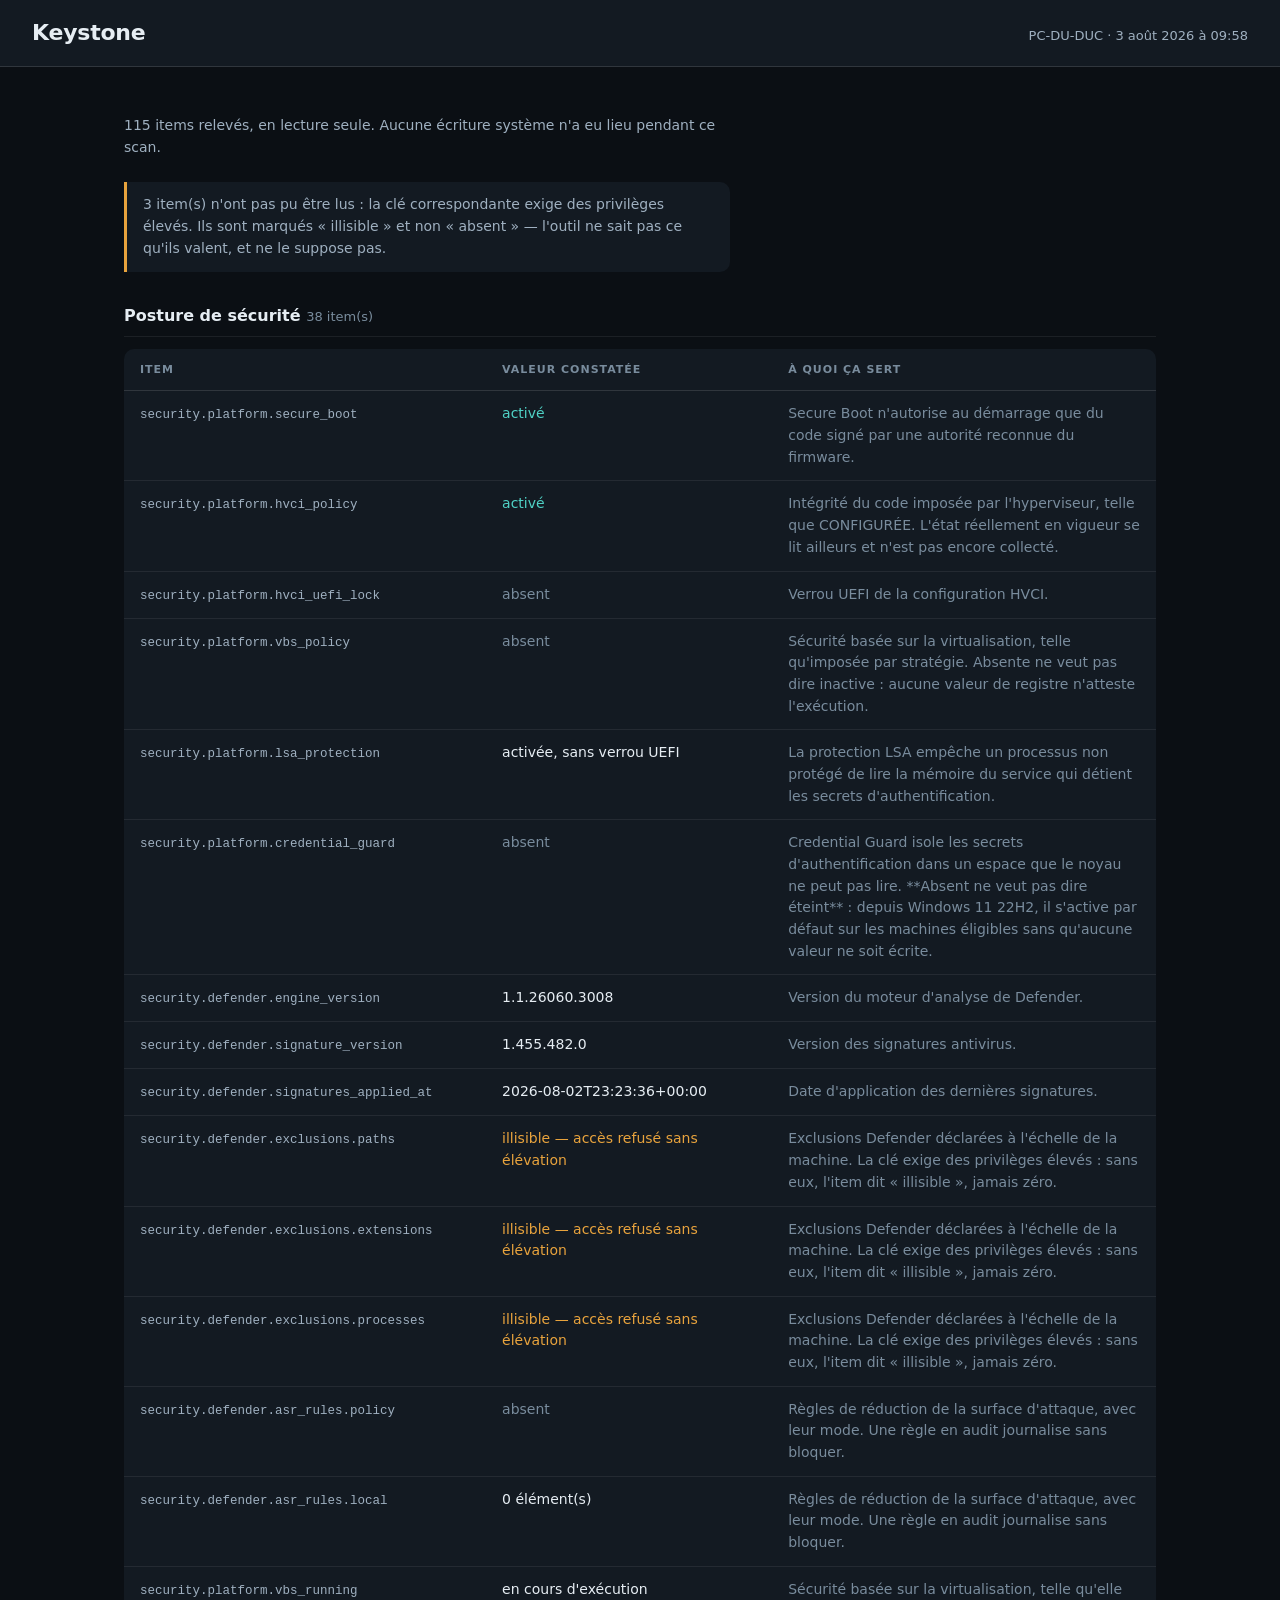
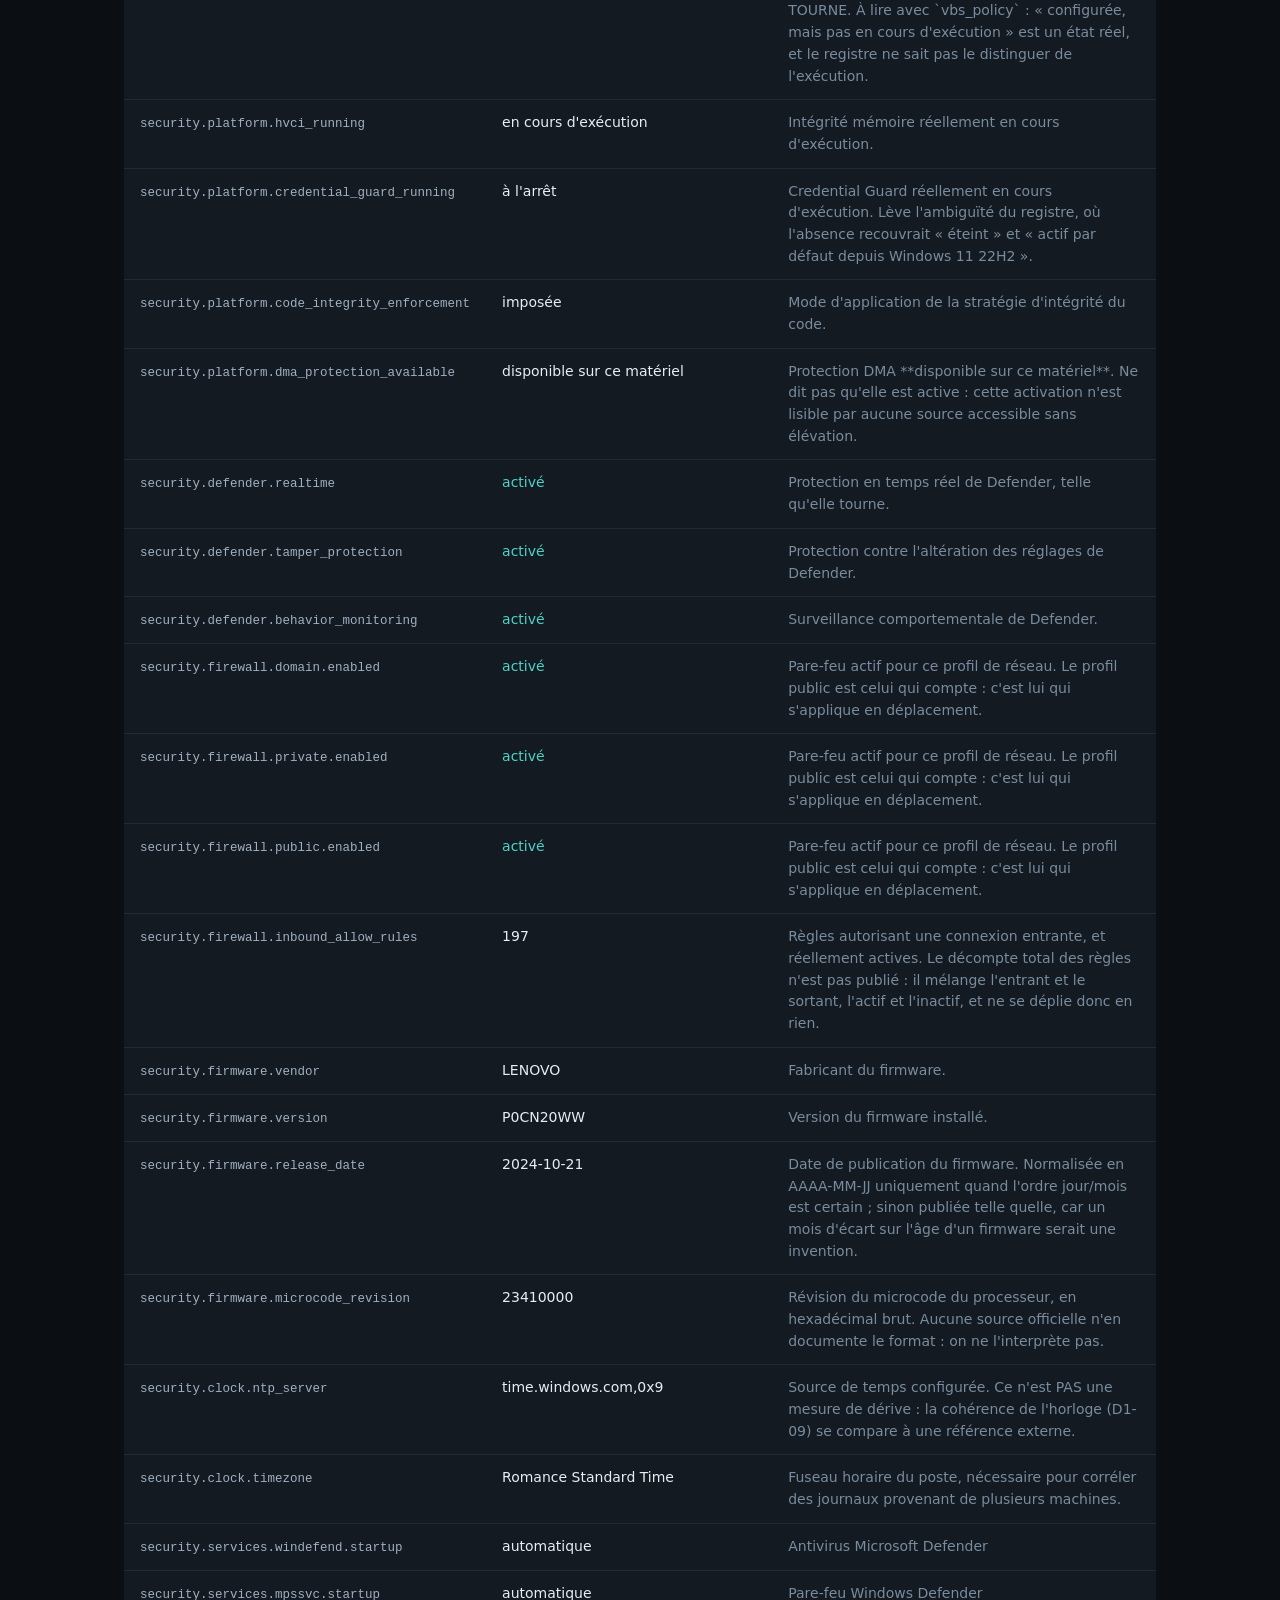
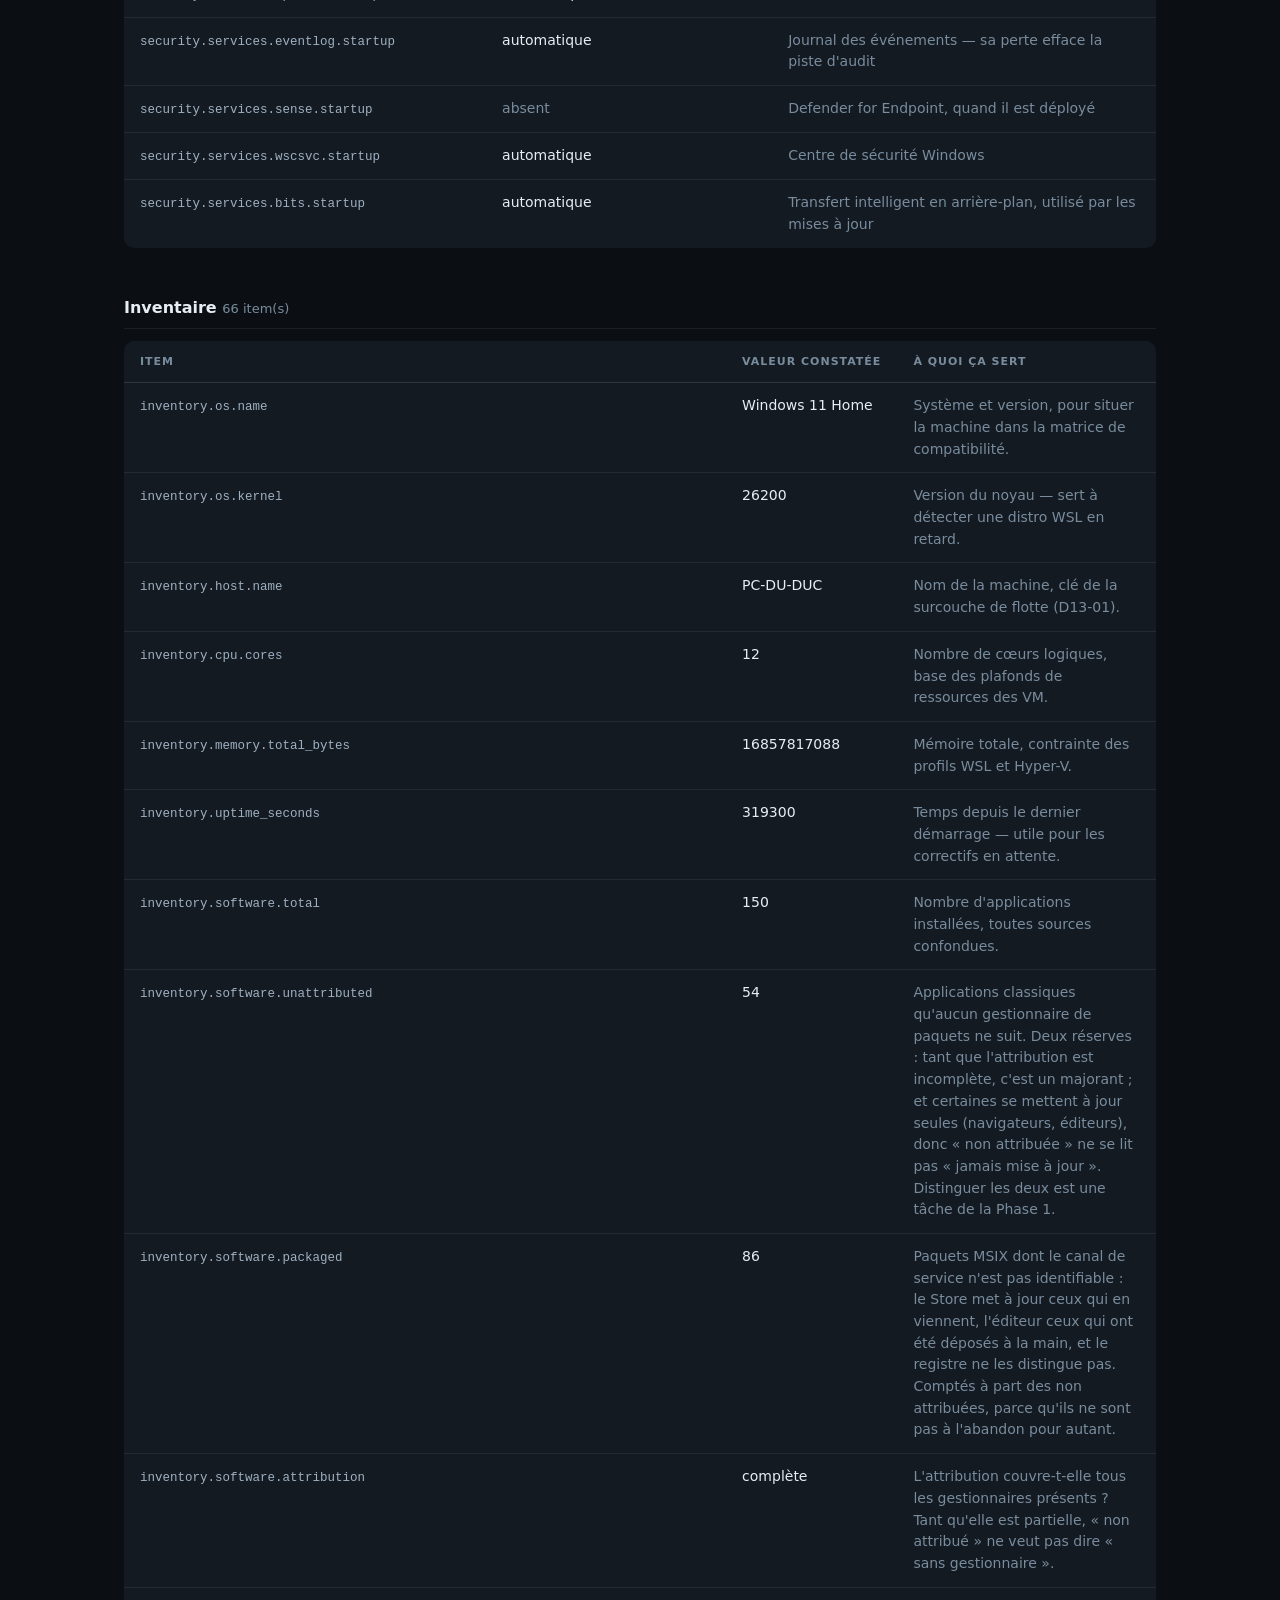
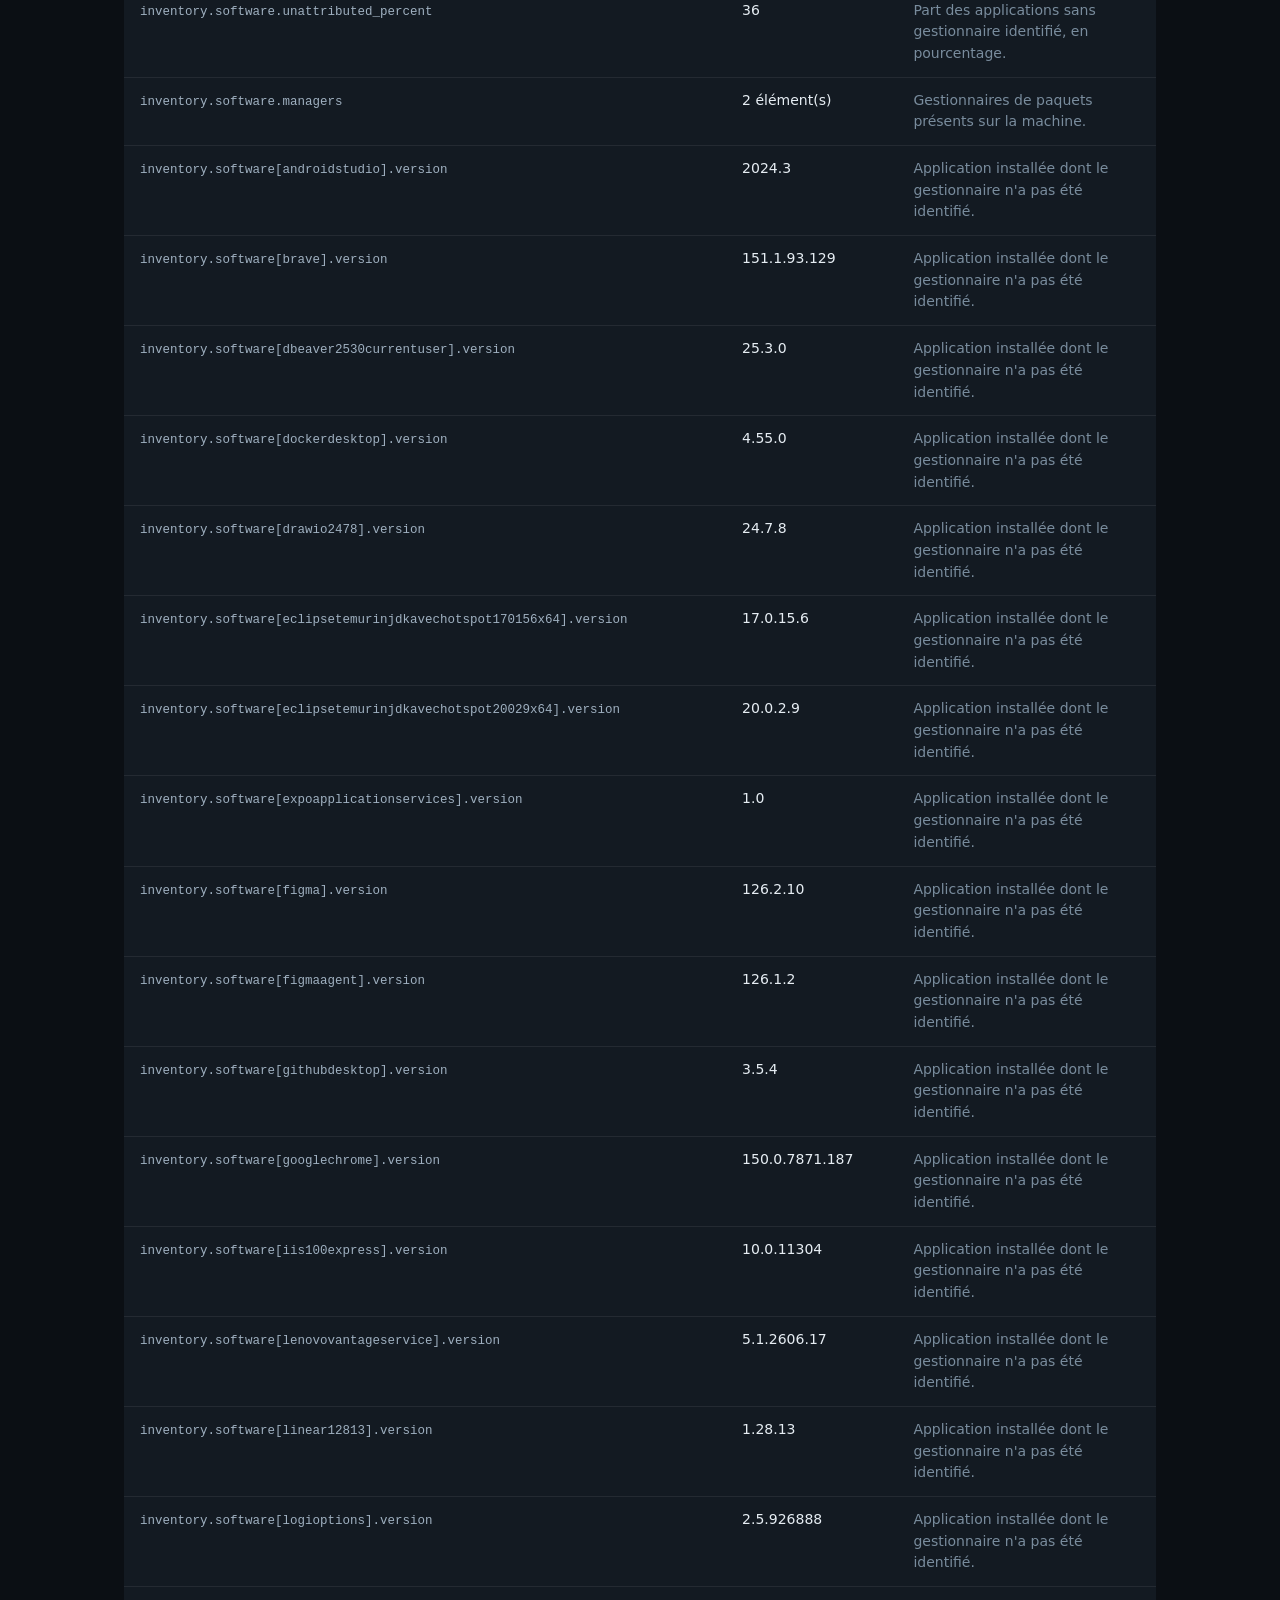
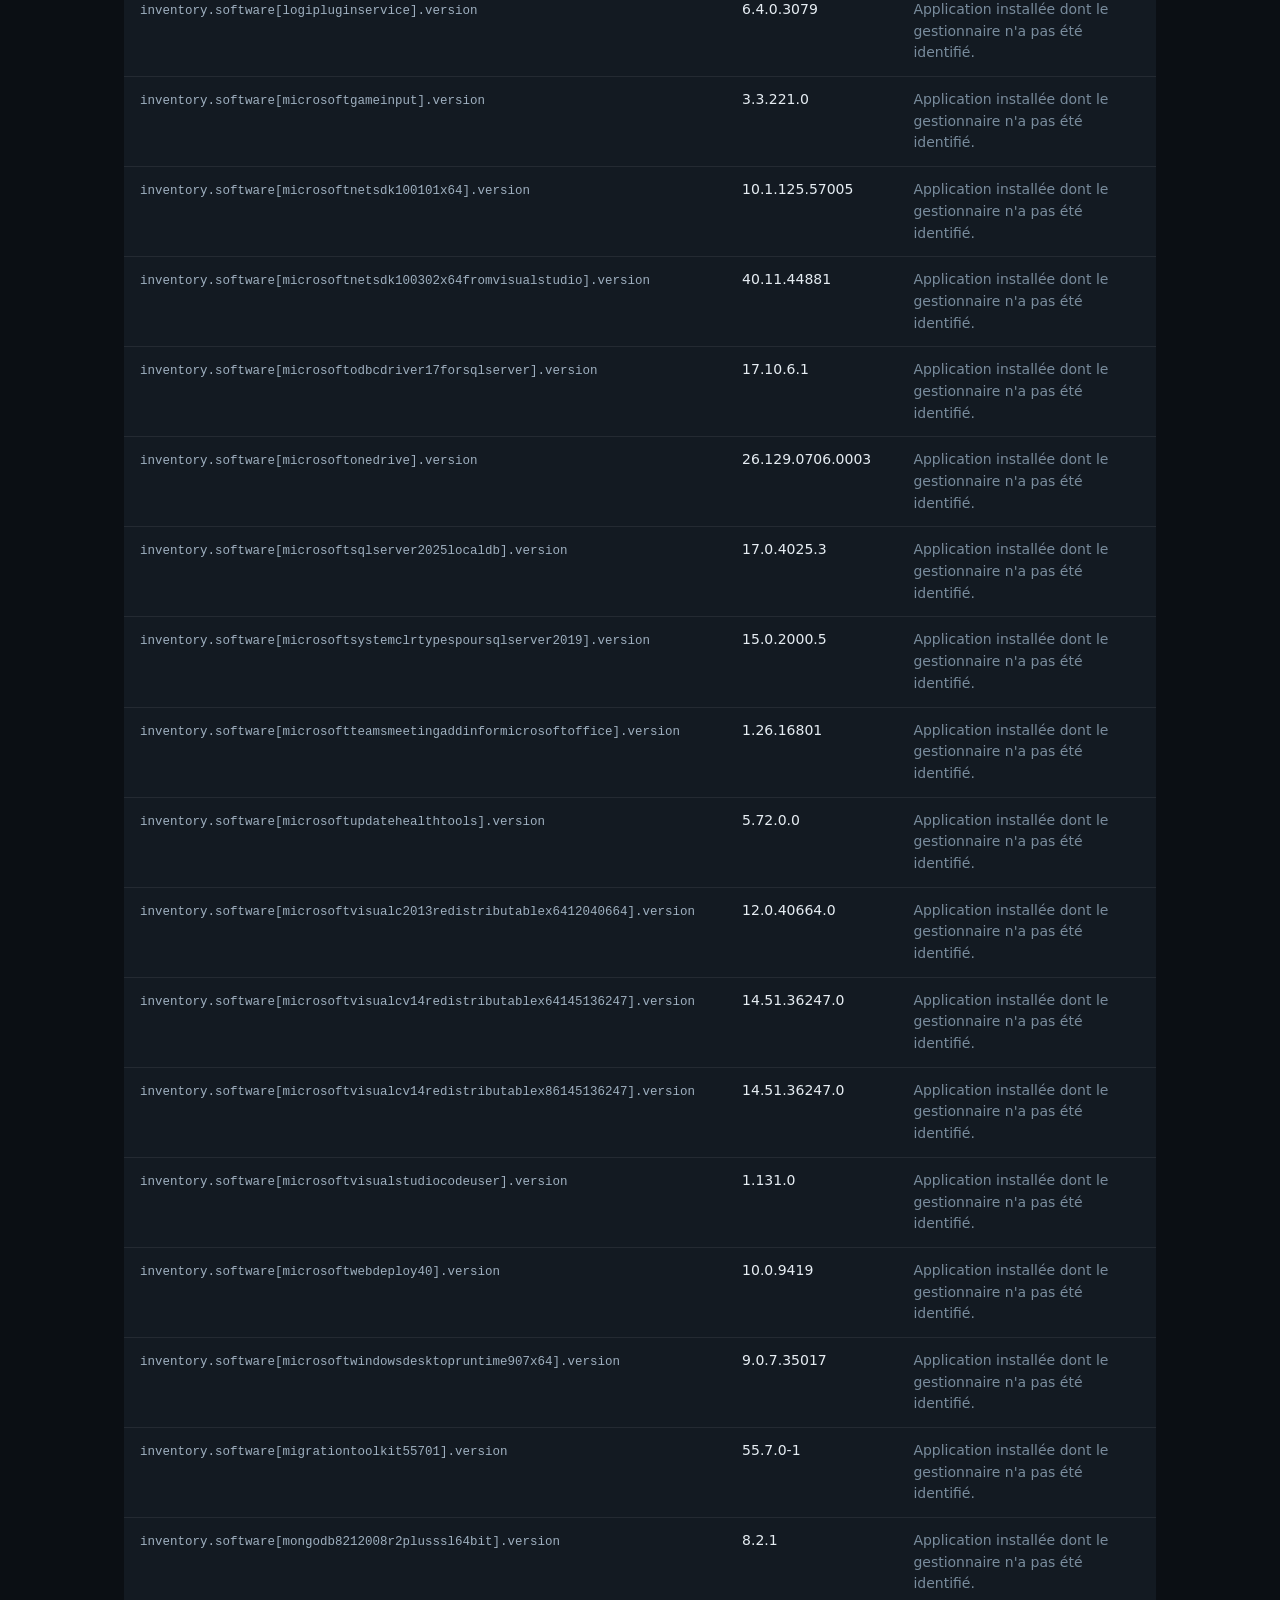
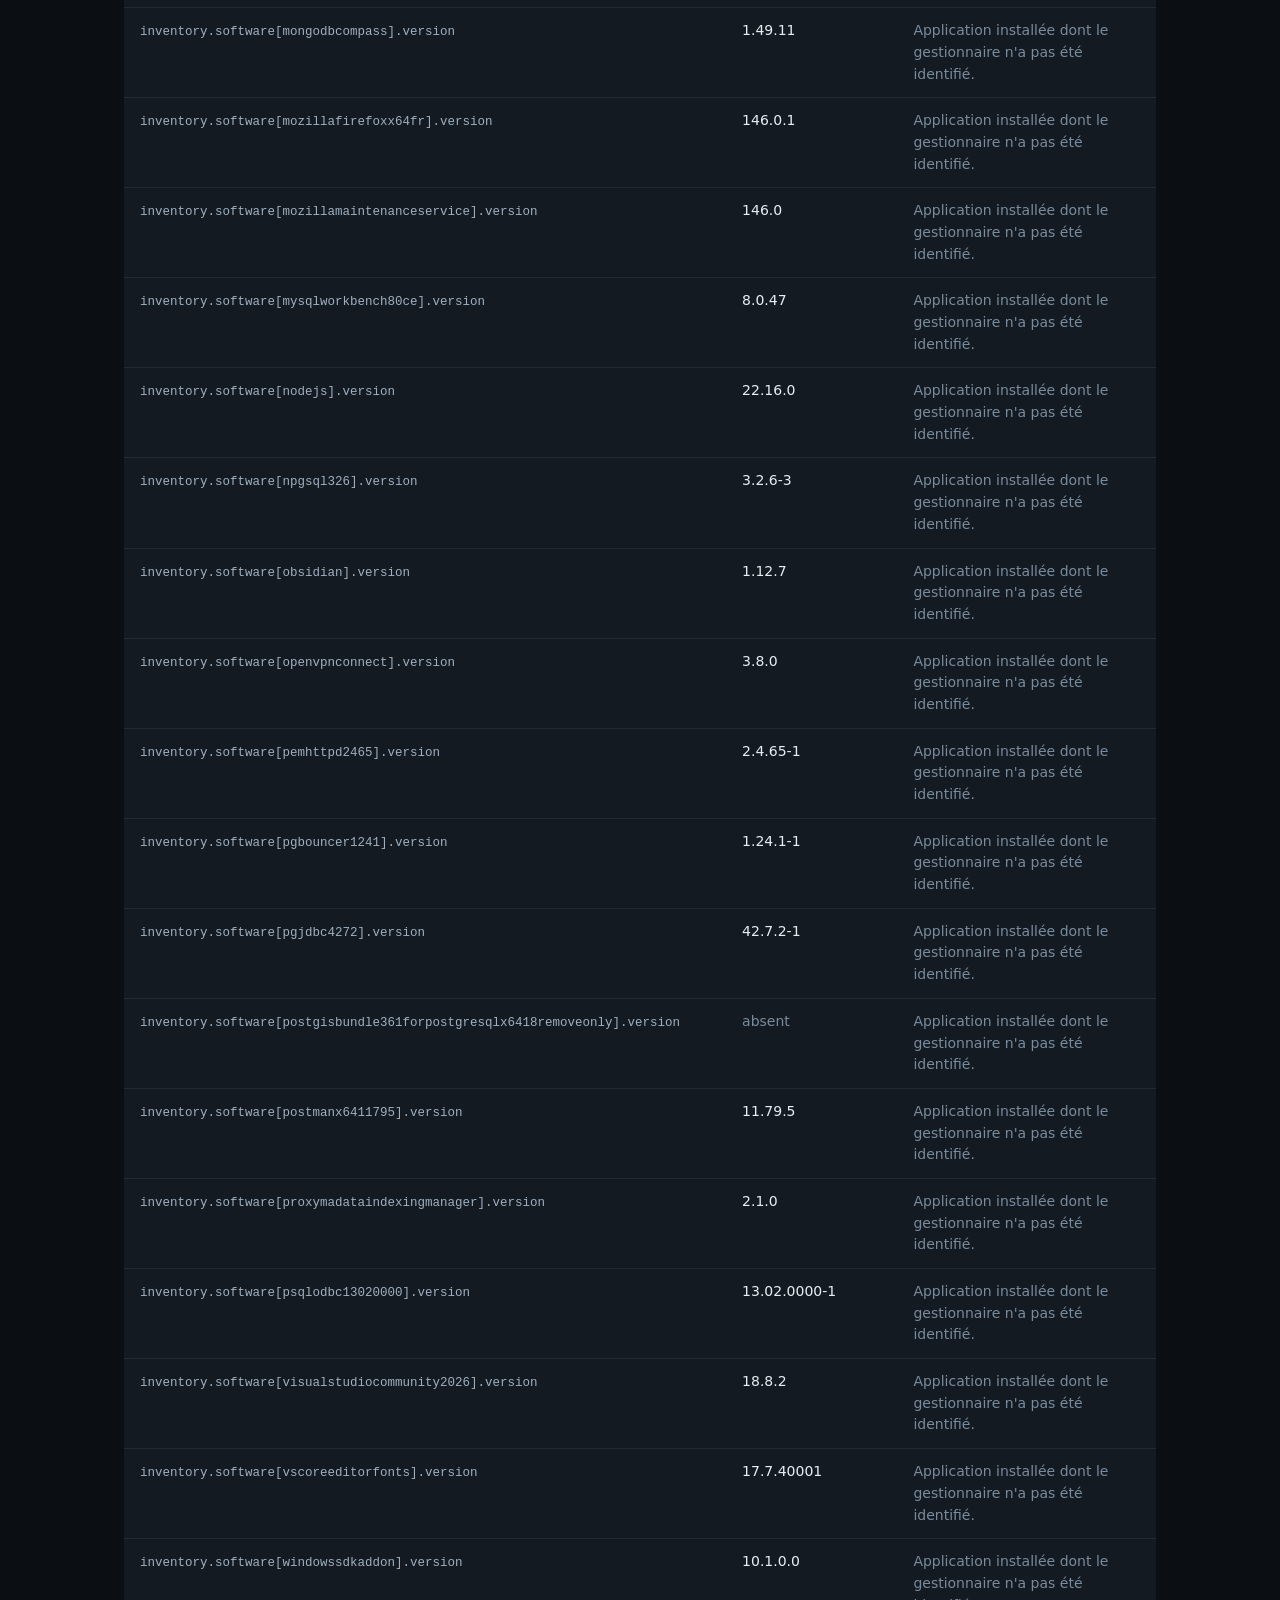
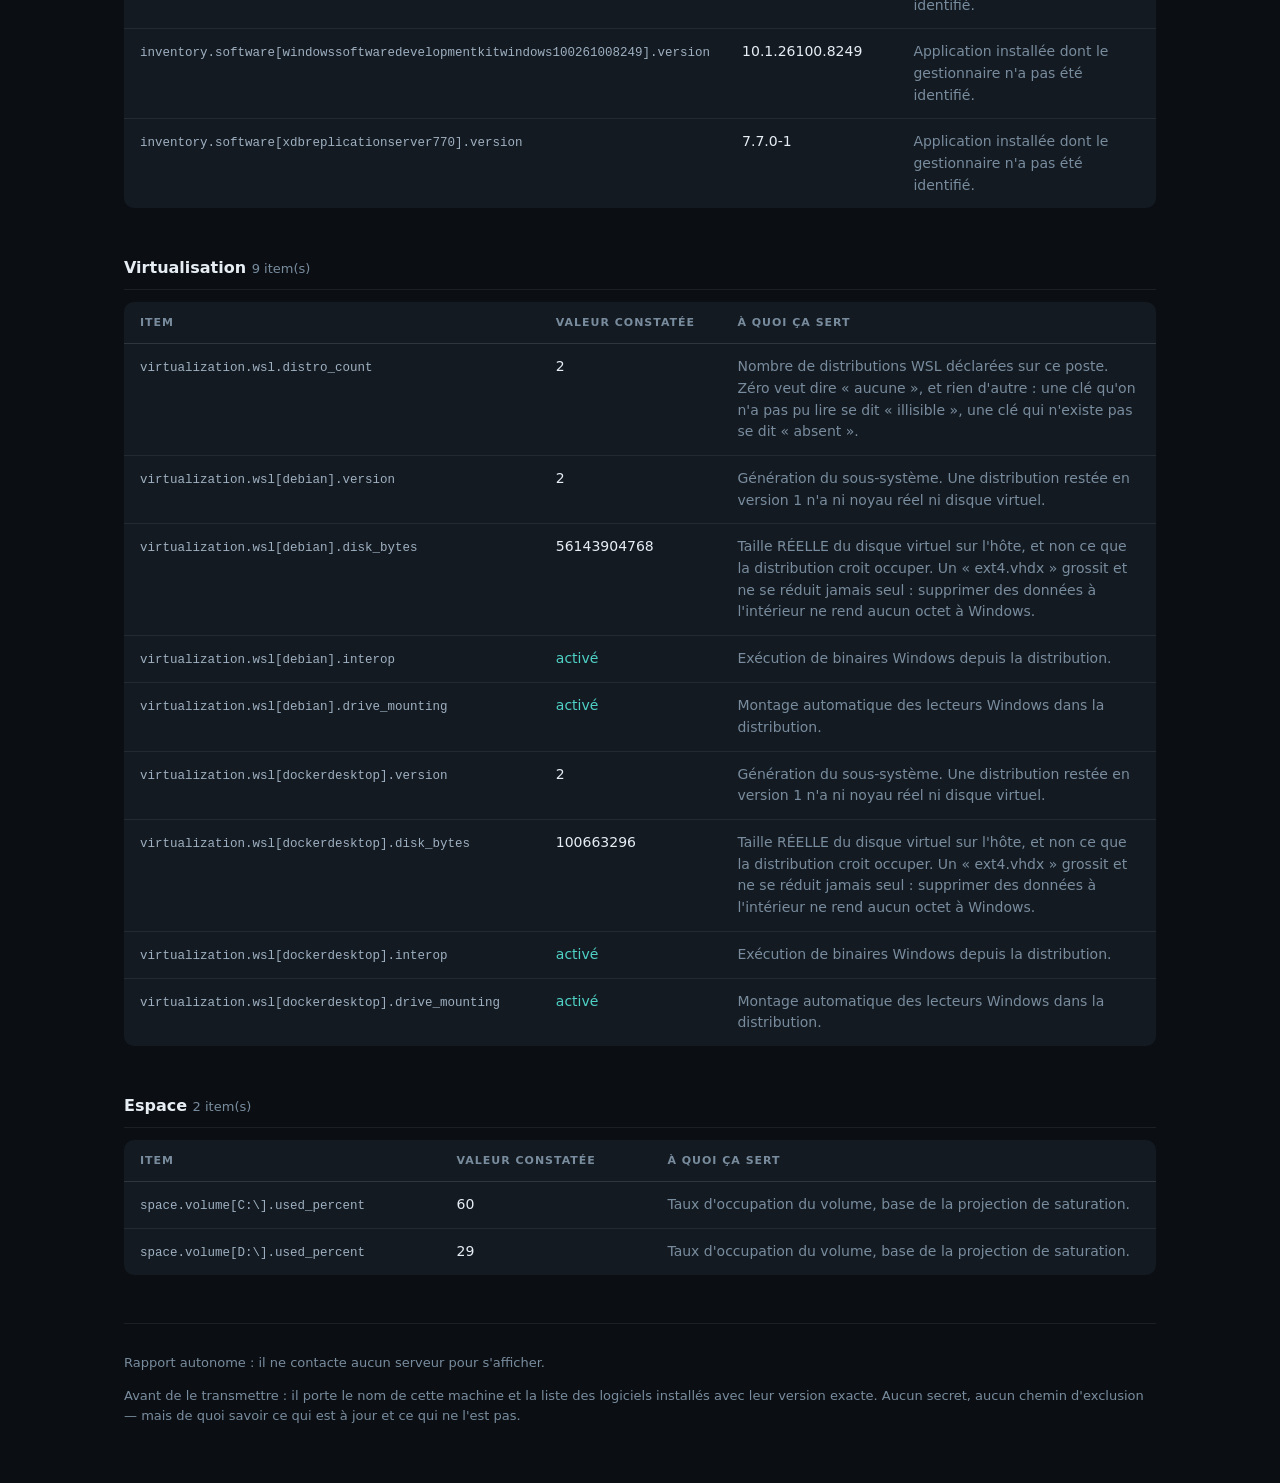
<file: rapport.html>
<!doctype html>
<html lang="fr">
<head>
<meta charset="utf-8">
<meta name="viewport" content="width=device-width, initial-scale=1">
<title>Keystone — état de PC-DU-DUC</title>
<style>
:root {
  --surface-0: #0B0F14; --surface-1: #131A22; --surface-2: #1B242F;
  --hairline: rgba(255,255,255,.07); --hairline-strong: rgba(255,255,255,.12);
  --ink-1: #E6EDF3; --ink-2: #9FB0C0; --ink-3: #798C9D;
  --vital: #4FD1C5; --attention: #E8A33D;
  --sp-2: 8px; --sp-3: 12px; --sp-4: 16px; --sp-5: 24px; --sp-6: 32px; --sp-7: 48px;
  --r-card: 10px;
  --font-sans: 'Inter','Segoe UI',system-ui,sans-serif;
  --font-mono: 'JetBrains Mono',ui-monospace,'Cascadia Mono',monospace;
}
* { box-sizing: border-box; }
body {
  margin: 0; background: var(--surface-0); color: var(--ink-1);
  font: 14px/1.55 var(--font-sans);
  -webkit-font-smoothing: antialiased;
}
/* Le bandeau cadre la page depuis les bords ; le corps reste une colonne
   centrée, plus étroite. Les deux ne partagent jamais le même conteneur. */
.bandeau {
  width: 100%; border-bottom: 1px solid var(--hairline-strong);
  background: var(--surface-1);
}
.bandeau-inner {
  display: flex; align-items: baseline; justify-content: space-between;
  gap: var(--sp-4); padding: var(--sp-4) var(--sp-6);
}
.marque { margin: 0; font-size: 22px; font-weight: 600; letter-spacing: -.01em; }
.sous { margin: 0; color: var(--ink-2); font-size: 13px; }
main { max-width: 1080px; margin: 0 auto; padding: var(--sp-7) var(--sp-5) var(--sp-7); }
.chapeau { color: var(--ink-2); margin: 0 0 var(--sp-5); max-width: 68ch; }
.note {
  margin: 0 0 var(--sp-6); padding: var(--sp-3) var(--sp-4);
  border-left: 3px solid var(--attention); background: var(--surface-1);
  border-radius: 0 var(--r-card) var(--r-card) 0; color: var(--ink-2);
  max-width: 68ch;
}
section { margin-bottom: var(--sp-7); }
h2 {
  font-size: 16px; font-weight: 600; margin: 0 0 var(--sp-3);
  padding-bottom: var(--sp-2); border-bottom: 1px solid var(--hairline);
}
.compte { color: var(--ink-3); font-weight: 400; font-size: 13px; }
/* Le tableau défile dans SON CONTENEUR, pas lui-même.
   `display:block` posé sur <table> retirait la sémantique de tableau de l'arbre
   d'accessibilité : le lecteur d'écran cessait de proposer la navigation par
   ligne et par colonne, et lisait chaque cellule comme du texte plat. Le
   commentaire d'origine — « le tableau défile dans son propre conteneur » —
   décrivait donc un effet visuel juste et une conséquence non dite. */
.cadre-table {
  overflow-x: auto; background: var(--surface-1); border-radius: var(--r-card);
}
.cadre-table:focus-visible { outline: 2px solid var(--vital); outline-offset: 2px; }
table { width: 100%; border-collapse: collapse; }
thead th {
  text-align: left; font-size: 11px; letter-spacing: .09em; text-transform: uppercase;
  color: var(--ink-3); font-weight: 600; padding: var(--sp-3) var(--sp-4);
  border-bottom: 1px solid var(--hairline-strong); white-space: nowrap;
}
tbody th, tbody td {
  padding: var(--sp-3) var(--sp-4); border-bottom: 1px solid var(--hairline);
  text-align: left; font-weight: 400; vertical-align: top;
}
tbody tr:last-child th, tbody tr:last-child td { border-bottom: 0; }
tbody tr:hover { background: var(--surface-2); }
code { font: 12.5px/1.6 var(--font-mono); color: var(--ink-2); }
.but { color: var(--ink-3); max-width: 46ch; }
.v-normale { color: var(--ink-1); }
.v-vital { color: var(--vital); }
.v-absent { color: var(--ink-3); }
.v-illisible { color: var(--attention); }
footer { margin-top: var(--sp-7); padding-top: var(--sp-4);
  border-top: 1px solid var(--hairline); color: var(--ink-3); font-size: 13px; }
.sr {
  position: absolute; width: 1px; height: 1px; overflow: hidden;
  clip: rect(0 0 0 0); white-space: nowrap;
}
/* Contraste imposé par le système : on rend la main aux couleurs de l'OS
   plutôt que d'imposer les nôtres. */
@media (forced-colors: active) {
  .v-vital, .v-illisible, .v-absent { color: CanvasText; }
  table, .note { border: 1px solid CanvasText; }
}
/* Le rapport est fait pour être transmis et imprimé. Encore faut-il qu'il
   s'imprime.
   Les classes de valeur portent une couleur explicite, qui l'emporte sur le
   `color: #000` du corps : sans les repeindre, `.v-normale` — la valeur par
   défaut de la plupart des items — sortait à **1,18:1 sur papier blanc**,
   c'est-à-dire invisible. Recalculé, pas estimé.
   Même chose pour les filets, en blanc translucide : sur fond blanc, le
   tableau perdait toutes ses séparations. */
@media print {
  body { background: #fff; color: #111; }
  .bandeau, .cadre-table, .note { background: transparent; }
  .v-normale, .v-vital, .v-illisible, .v-absent { color: #111; }
  .but, .compte, code, .sous, thead th, footer { color: #333; }
  table, tbody th, tbody td, thead th, h2, footer, .note {
    border-color: #ccc;
  }
  .note { border-left: 3px solid #666; }
}
</style>
</head>
<body>
<header class="bandeau">
<div class="bandeau-inner">
<p class="marque">Keystone</p>
<p class="sous">PC-DU-DUC · <time datetime="2026-08-03T07:58:46.609788700+00:00">3 août 2026 à 09:58</time></p>
</div>
</header>
<main>
<p class="chapeau">115 items relevés, en lecture seule. Aucune écriture système n'a eu lieu pendant ce scan.</p>
<p class="note">3 item(s) n'ont pas pu être lus : la clé correspondante exige des privilèges élevés. Ils sont marqués « illisible » et non « absent » — l'outil ne sait pas ce qu'ils valent, et ne le suppose pas.</p>
<section aria-labelledby="d-Security">
<h2 id="d-Security">Posture de sécurité <span class="compte">38 item(s)</span></h2>
<div class="cadre-table" role="group" aria-labelledby="d-Security" tabindex="0">
<table>
<caption class="sr">Items observés du domaine Posture de sécurité</caption>
<thead><tr><th scope="col">Item</th><th scope="col">Valeur constatée</th><th scope="col">À quoi ça sert</th></tr></thead>
<tbody>
<tr><th scope="row"><code>security.platform.secure_boot</code></th><td class="v-vital">activé</td><td class="but">Secure Boot n&#39;autorise au démarrage que du code signé par une autorité reconnue du firmware.</td></tr>
<tr><th scope="row"><code>security.platform.hvci_policy</code></th><td class="v-vital">activé</td><td class="but">Intégrité du code imposée par l&#39;hyperviseur, telle que CONFIGURÉE. L&#39;état réellement en vigueur se lit ailleurs et n&#39;est pas encore collecté.</td></tr>
<tr><th scope="row"><code>security.platform.hvci_uefi_lock</code></th><td class="v-absent">absent</td><td class="but">Verrou UEFI de la configuration HVCI.</td></tr>
<tr><th scope="row"><code>security.platform.vbs_policy</code></th><td class="v-absent">absent</td><td class="but">Sécurité basée sur la virtualisation, telle qu&#39;imposée par stratégie. Absente ne veut pas dire inactive : aucune valeur de registre n&#39;atteste l&#39;exécution.</td></tr>
<tr><th scope="row"><code>security.platform.lsa_protection</code></th><td class="v-normale">activée, sans verrou UEFI</td><td class="but">La protection LSA empêche un processus non protégé de lire la mémoire du service qui détient les secrets d&#39;authentification.</td></tr>
<tr><th scope="row"><code>security.platform.credential_guard</code></th><td class="v-absent">absent</td><td class="but">Credential Guard isole les secrets d&#39;authentification dans un espace que le noyau ne peut pas lire. **Absent ne veut pas dire éteint** : depuis Windows 11 22H2, il s&#39;active par défaut sur les machines éligibles sans qu&#39;aucune valeur ne soit écrite.</td></tr>
<tr><th scope="row"><code>security.defender.engine_version</code></th><td class="v-normale">1.1.26060.3008</td><td class="but">Version du moteur d&#39;analyse de Defender.</td></tr>
<tr><th scope="row"><code>security.defender.signature_version</code></th><td class="v-normale">1.455.482.0</td><td class="but">Version des signatures antivirus.</td></tr>
<tr><th scope="row"><code>security.defender.signatures_applied_at</code></th><td class="v-normale">2026-08-02T23:23:36+00:00</td><td class="but">Date d&#39;application des dernières signatures.</td></tr>
<tr><th scope="row"><code>security.defender.exclusions.paths</code></th><td class="v-illisible">illisible — accès refusé sans élévation</td><td class="but">Exclusions Defender déclarées à l&#39;échelle de la machine. La clé exige des privilèges élevés : sans eux, l&#39;item dit « illisible », jamais zéro.</td></tr>
<tr><th scope="row"><code>security.defender.exclusions.extensions</code></th><td class="v-illisible">illisible — accès refusé sans élévation</td><td class="but">Exclusions Defender déclarées à l&#39;échelle de la machine. La clé exige des privilèges élevés : sans eux, l&#39;item dit « illisible », jamais zéro.</td></tr>
<tr><th scope="row"><code>security.defender.exclusions.processes</code></th><td class="v-illisible">illisible — accès refusé sans élévation</td><td class="but">Exclusions Defender déclarées à l&#39;échelle de la machine. La clé exige des privilèges élevés : sans eux, l&#39;item dit « illisible », jamais zéro.</td></tr>
<tr><th scope="row"><code>security.defender.asr_rules.policy</code></th><td class="v-absent">absent</td><td class="but">Règles de réduction de la surface d&#39;attaque, avec leur mode. Une règle en audit journalise sans bloquer.</td></tr>
<tr><th scope="row"><code>security.defender.asr_rules.local</code></th><td class="v-normale">0 élément(s)</td><td class="but">Règles de réduction de la surface d&#39;attaque, avec leur mode. Une règle en audit journalise sans bloquer.</td></tr>
<tr><th scope="row"><code>security.platform.vbs_running</code></th><td class="v-normale">en cours d&#39;exécution</td><td class="but">Sécurité basée sur la virtualisation, telle qu&#39;elle TOURNE. À lire avec `vbs_policy` : « configurée, mais pas en cours d&#39;exécution » est un état réel, et le registre ne sait pas le distinguer de l&#39;exécution.</td></tr>
<tr><th scope="row"><code>security.platform.hvci_running</code></th><td class="v-normale">en cours d&#39;exécution</td><td class="but">Intégrité mémoire réellement en cours d&#39;exécution.</td></tr>
<tr><th scope="row"><code>security.platform.credential_guard_running</code></th><td class="v-normale">à l&#39;arrêt</td><td class="but">Credential Guard réellement en cours d&#39;exécution. Lève l&#39;ambiguïté du registre, où l&#39;absence recouvrait « éteint » et « actif par défaut depuis Windows 11 22H2 ».</td></tr>
<tr><th scope="row"><code>security.platform.code_integrity_enforcement</code></th><td class="v-normale">imposée</td><td class="but">Mode d&#39;application de la stratégie d&#39;intégrité du code.</td></tr>
<tr><th scope="row"><code>security.platform.dma_protection_available</code></th><td class="v-normale">disponible sur ce matériel</td><td class="but">Protection DMA **disponible sur ce matériel**. Ne dit pas qu&#39;elle est active : cette activation n&#39;est lisible par aucune source accessible sans élévation.</td></tr>
<tr><th scope="row"><code>security.defender.realtime</code></th><td class="v-vital">activé</td><td class="but">Protection en temps réel de Defender, telle qu&#39;elle tourne.</td></tr>
<tr><th scope="row"><code>security.defender.tamper_protection</code></th><td class="v-vital">activé</td><td class="but">Protection contre l&#39;altération des réglages de Defender.</td></tr>
<tr><th scope="row"><code>security.defender.behavior_monitoring</code></th><td class="v-vital">activé</td><td class="but">Surveillance comportementale de Defender.</td></tr>
<tr><th scope="row"><code>security.firewall.domain.enabled</code></th><td class="v-vital">activé</td><td class="but">Pare-feu actif pour ce profil de réseau. Le profil public est celui qui compte : c&#39;est lui qui s&#39;applique en déplacement.</td></tr>
<tr><th scope="row"><code>security.firewall.private.enabled</code></th><td class="v-vital">activé</td><td class="but">Pare-feu actif pour ce profil de réseau. Le profil public est celui qui compte : c&#39;est lui qui s&#39;applique en déplacement.</td></tr>
<tr><th scope="row"><code>security.firewall.public.enabled</code></th><td class="v-vital">activé</td><td class="but">Pare-feu actif pour ce profil de réseau. Le profil public est celui qui compte : c&#39;est lui qui s&#39;applique en déplacement.</td></tr>
<tr><th scope="row"><code>security.firewall.inbound_allow_rules</code></th><td class="v-normale">197</td><td class="but">Règles autorisant une connexion entrante, et réellement actives. Le décompte total des règles n&#39;est pas publié : il mélange l&#39;entrant et le sortant, l&#39;actif et l&#39;inactif, et ne se déplie donc en rien.</td></tr>
<tr><th scope="row"><code>security.firmware.vendor</code></th><td class="v-normale">LENOVO</td><td class="but">Fabricant du firmware.</td></tr>
<tr><th scope="row"><code>security.firmware.version</code></th><td class="v-normale">P0CN20WW</td><td class="but">Version du firmware installé.</td></tr>
<tr><th scope="row"><code>security.firmware.release_date</code></th><td class="v-normale">2024-10-21</td><td class="but">Date de publication du firmware. Normalisée en AAAA-MM-JJ uniquement quand l&#39;ordre jour/mois est certain ; sinon publiée telle quelle, car un mois d&#39;écart sur l&#39;âge d&#39;un firmware serait une invention.</td></tr>
<tr><th scope="row"><code>security.firmware.microcode_revision</code></th><td class="v-normale">23410000</td><td class="but">Révision du microcode du processeur, en hexadécimal brut. Aucune source officielle n&#39;en documente le format : on ne l&#39;interprète pas.</td></tr>
<tr><th scope="row"><code>security.clock.ntp_server</code></th><td class="v-normale">time.windows.com,0x9</td><td class="but">Source de temps configurée. Ce n&#39;est PAS une mesure de dérive : la cohérence de l&#39;horloge (D1-09) se compare à une référence externe.</td></tr>
<tr><th scope="row"><code>security.clock.timezone</code></th><td class="v-normale">Romance Standard Time</td><td class="but">Fuseau horaire du poste, nécessaire pour corréler des journaux provenant de plusieurs machines.</td></tr>
<tr><th scope="row"><code>security.services.windefend.startup</code></th><td class="v-normale">automatique</td><td class="but">Antivirus Microsoft Defender</td></tr>
<tr><th scope="row"><code>security.services.mpssvc.startup</code></th><td class="v-normale">automatique</td><td class="but">Pare-feu Windows Defender</td></tr>
<tr><th scope="row"><code>security.services.eventlog.startup</code></th><td class="v-normale">automatique</td><td class="but">Journal des événements — sa perte efface la piste d&#39;audit</td></tr>
<tr><th scope="row"><code>security.services.sense.startup</code></th><td class="v-absent">absent</td><td class="but">Defender for Endpoint, quand il est déployé</td></tr>
<tr><th scope="row"><code>security.services.wscsvc.startup</code></th><td class="v-normale">automatique</td><td class="but">Centre de sécurité Windows</td></tr>
<tr><th scope="row"><code>security.services.bits.startup</code></th><td class="v-normale">automatique</td><td class="but">Transfert intelligent en arrière-plan, utilisé par les mises à jour</td></tr>
</tbody>
</table>
</div>
</section>
<section aria-labelledby="d-Inventory">
<h2 id="d-Inventory">Inventaire <span class="compte">66 item(s)</span></h2>
<div class="cadre-table" role="group" aria-labelledby="d-Inventory" tabindex="0">
<table>
<caption class="sr">Items observés du domaine Inventaire</caption>
<thead><tr><th scope="col">Item</th><th scope="col">Valeur constatée</th><th scope="col">À quoi ça sert</th></tr></thead>
<tbody>
<tr><th scope="row"><code>inventory.os.name</code></th><td class="v-normale">Windows 11 Home</td><td class="but">Système et version, pour situer la machine dans la matrice de compatibilité.</td></tr>
<tr><th scope="row"><code>inventory.os.kernel</code></th><td class="v-normale">26200</td><td class="but">Version du noyau — sert à détecter une distro WSL en retard.</td></tr>
<tr><th scope="row"><code>inventory.host.name</code></th><td class="v-normale">PC-DU-DUC</td><td class="but">Nom de la machine, clé de la surcouche de flotte (D13-01).</td></tr>
<tr><th scope="row"><code>inventory.cpu.cores</code></th><td class="v-normale">12</td><td class="but">Nombre de cœurs logiques, base des plafonds de ressources des VM.</td></tr>
<tr><th scope="row"><code>inventory.memory.total_bytes</code></th><td class="v-normale">16857817088</td><td class="but">Mémoire totale, contrainte des profils WSL et Hyper-V.</td></tr>
<tr><th scope="row"><code>inventory.uptime_seconds</code></th><td class="v-normale">319300</td><td class="but">Temps depuis le dernier démarrage — utile pour les correctifs en attente.</td></tr>
<tr><th scope="row"><code>inventory.software.total</code></th><td class="v-normale">150</td><td class="but">Nombre d&#39;applications installées, toutes sources confondues.</td></tr>
<tr><th scope="row"><code>inventory.software.unattributed</code></th><td class="v-normale">54</td><td class="but">Applications classiques qu&#39;aucun gestionnaire de paquets ne suit. Deux réserves : tant que l&#39;attribution est incomplète, c&#39;est un majorant ; et certaines se mettent à jour seules (navigateurs, éditeurs), donc « non attribuée » ne se lit pas « jamais mise à jour ». Distinguer les deux est une tâche de la Phase 1.</td></tr>
<tr><th scope="row"><code>inventory.software.packaged</code></th><td class="v-normale">86</td><td class="but">Paquets MSIX dont le canal de service n&#39;est pas identifiable : le Store met à jour ceux qui en viennent, l&#39;éditeur ceux qui ont été déposés à la main, et le registre ne les distingue pas. Comptés à part des non attribuées, parce qu&#39;ils ne sont pas à l&#39;abandon pour autant.</td></tr>
<tr><th scope="row"><code>inventory.software.attribution</code></th><td class="v-normale">complète</td><td class="but">L&#39;attribution couvre-t-elle tous les gestionnaires présents ? Tant qu&#39;elle est partielle, « non attribué » ne veut pas dire « sans gestionnaire ».</td></tr>
<tr><th scope="row"><code>inventory.software.unattributed_percent</code></th><td class="v-normale">36</td><td class="but">Part des applications sans gestionnaire identifié, en pourcentage.</td></tr>
<tr><th scope="row"><code>inventory.software.managers</code></th><td class="v-normale">2 élément(s)</td><td class="but">Gestionnaires de paquets présents sur la machine.</td></tr>
<tr><th scope="row"><code>inventory.software[androidstudio].version</code></th><td class="v-normale">2024.3</td><td class="but">Application installée dont le gestionnaire n&#39;a pas été identifié.</td></tr>
<tr><th scope="row"><code>inventory.software[brave].version</code></th><td class="v-normale">151.1.93.129</td><td class="but">Application installée dont le gestionnaire n&#39;a pas été identifié.</td></tr>
<tr><th scope="row"><code>inventory.software[dbeaver2530currentuser].version</code></th><td class="v-normale">25.3.0</td><td class="but">Application installée dont le gestionnaire n&#39;a pas été identifié.</td></tr>
<tr><th scope="row"><code>inventory.software[dockerdesktop].version</code></th><td class="v-normale">4.55.0</td><td class="but">Application installée dont le gestionnaire n&#39;a pas été identifié.</td></tr>
<tr><th scope="row"><code>inventory.software[drawio2478].version</code></th><td class="v-normale">24.7.8</td><td class="but">Application installée dont le gestionnaire n&#39;a pas été identifié.</td></tr>
<tr><th scope="row"><code>inventory.software[eclipsetemurinjdkavechotspot170156x64].version</code></th><td class="v-normale">17.0.15.6</td><td class="but">Application installée dont le gestionnaire n&#39;a pas été identifié.</td></tr>
<tr><th scope="row"><code>inventory.software[eclipsetemurinjdkavechotspot20029x64].version</code></th><td class="v-normale">20.0.2.9</td><td class="but">Application installée dont le gestionnaire n&#39;a pas été identifié.</td></tr>
<tr><th scope="row"><code>inventory.software[expoapplicationservices].version</code></th><td class="v-normale">1.0</td><td class="but">Application installée dont le gestionnaire n&#39;a pas été identifié.</td></tr>
<tr><th scope="row"><code>inventory.software[figma].version</code></th><td class="v-normale">126.2.10</td><td class="but">Application installée dont le gestionnaire n&#39;a pas été identifié.</td></tr>
<tr><th scope="row"><code>inventory.software[figmaagent].version</code></th><td class="v-normale">126.1.2</td><td class="but">Application installée dont le gestionnaire n&#39;a pas été identifié.</td></tr>
<tr><th scope="row"><code>inventory.software[githubdesktop].version</code></th><td class="v-normale">3.5.4</td><td class="but">Application installée dont le gestionnaire n&#39;a pas été identifié.</td></tr>
<tr><th scope="row"><code>inventory.software[googlechrome].version</code></th><td class="v-normale">150.0.7871.187</td><td class="but">Application installée dont le gestionnaire n&#39;a pas été identifié.</td></tr>
<tr><th scope="row"><code>inventory.software[iis100express].version</code></th><td class="v-normale">10.0.11304</td><td class="but">Application installée dont le gestionnaire n&#39;a pas été identifié.</td></tr>
<tr><th scope="row"><code>inventory.software[lenovovantageservice].version</code></th><td class="v-normale">5.1.2606.17</td><td class="but">Application installée dont le gestionnaire n&#39;a pas été identifié.</td></tr>
<tr><th scope="row"><code>inventory.software[linear12813].version</code></th><td class="v-normale">1.28.13</td><td class="but">Application installée dont le gestionnaire n&#39;a pas été identifié.</td></tr>
<tr><th scope="row"><code>inventory.software[logioptions].version</code></th><td class="v-normale">2.5.926888</td><td class="but">Application installée dont le gestionnaire n&#39;a pas été identifié.</td></tr>
<tr><th scope="row"><code>inventory.software[logipluginservice].version</code></th><td class="v-normale">6.4.0.3079</td><td class="but">Application installée dont le gestionnaire n&#39;a pas été identifié.</td></tr>
<tr><th scope="row"><code>inventory.software[microsoftgameinput].version</code></th><td class="v-normale">3.3.221.0</td><td class="but">Application installée dont le gestionnaire n&#39;a pas été identifié.</td></tr>
<tr><th scope="row"><code>inventory.software[microsoftnetsdk100101x64].version</code></th><td class="v-normale">10.1.125.57005</td><td class="but">Application installée dont le gestionnaire n&#39;a pas été identifié.</td></tr>
<tr><th scope="row"><code>inventory.software[microsoftnetsdk100302x64fromvisualstudio].version</code></th><td class="v-normale">40.11.44881</td><td class="but">Application installée dont le gestionnaire n&#39;a pas été identifié.</td></tr>
<tr><th scope="row"><code>inventory.software[microsoftodbcdriver17forsqlserver].version</code></th><td class="v-normale">17.10.6.1</td><td class="but">Application installée dont le gestionnaire n&#39;a pas été identifié.</td></tr>
<tr><th scope="row"><code>inventory.software[microsoftonedrive].version</code></th><td class="v-normale">26.129.0706.0003</td><td class="but">Application installée dont le gestionnaire n&#39;a pas été identifié.</td></tr>
<tr><th scope="row"><code>inventory.software[microsoftsqlserver2025localdb].version</code></th><td class="v-normale">17.0.4025.3</td><td class="but">Application installée dont le gestionnaire n&#39;a pas été identifié.</td></tr>
<tr><th scope="row"><code>inventory.software[microsoftsystemclrtypespoursqlserver2019].version</code></th><td class="v-normale">15.0.2000.5</td><td class="but">Application installée dont le gestionnaire n&#39;a pas été identifié.</td></tr>
<tr><th scope="row"><code>inventory.software[microsoftteamsmeetingaddinformicrosoftoffice].version</code></th><td class="v-normale">1.26.16801</td><td class="but">Application installée dont le gestionnaire n&#39;a pas été identifié.</td></tr>
<tr><th scope="row"><code>inventory.software[microsoftupdatehealthtools].version</code></th><td class="v-normale">5.72.0.0</td><td class="but">Application installée dont le gestionnaire n&#39;a pas été identifié.</td></tr>
<tr><th scope="row"><code>inventory.software[microsoftvisualc2013redistributablex6412040664].version</code></th><td class="v-normale">12.0.40664.0</td><td class="but">Application installée dont le gestionnaire n&#39;a pas été identifié.</td></tr>
<tr><th scope="row"><code>inventory.software[microsoftvisualcv14redistributablex64145136247].version</code></th><td class="v-normale">14.51.36247.0</td><td class="but">Application installée dont le gestionnaire n&#39;a pas été identifié.</td></tr>
<tr><th scope="row"><code>inventory.software[microsoftvisualcv14redistributablex86145136247].version</code></th><td class="v-normale">14.51.36247.0</td><td class="but">Application installée dont le gestionnaire n&#39;a pas été identifié.</td></tr>
<tr><th scope="row"><code>inventory.software[microsoftvisualstudiocodeuser].version</code></th><td class="v-normale">1.131.0</td><td class="but">Application installée dont le gestionnaire n&#39;a pas été identifié.</td></tr>
<tr><th scope="row"><code>inventory.software[microsoftwebdeploy40].version</code></th><td class="v-normale">10.0.9419</td><td class="but">Application installée dont le gestionnaire n&#39;a pas été identifié.</td></tr>
<tr><th scope="row"><code>inventory.software[microsoftwindowsdesktopruntime907x64].version</code></th><td class="v-normale">9.0.7.35017</td><td class="but">Application installée dont le gestionnaire n&#39;a pas été identifié.</td></tr>
<tr><th scope="row"><code>inventory.software[migrationtoolkit55701].version</code></th><td class="v-normale">55.7.0-1</td><td class="but">Application installée dont le gestionnaire n&#39;a pas été identifié.</td></tr>
<tr><th scope="row"><code>inventory.software[mongodb8212008r2plusssl64bit].version</code></th><td class="v-normale">8.2.1</td><td class="but">Application installée dont le gestionnaire n&#39;a pas été identifié.</td></tr>
<tr><th scope="row"><code>inventory.software[mongodbcompass].version</code></th><td class="v-normale">1.49.11</td><td class="but">Application installée dont le gestionnaire n&#39;a pas été identifié.</td></tr>
<tr><th scope="row"><code>inventory.software[mozillafirefoxx64fr].version</code></th><td class="v-normale">146.0.1</td><td class="but">Application installée dont le gestionnaire n&#39;a pas été identifié.</td></tr>
<tr><th scope="row"><code>inventory.software[mozillamaintenanceservice].version</code></th><td class="v-normale">146.0</td><td class="but">Application installée dont le gestionnaire n&#39;a pas été identifié.</td></tr>
<tr><th scope="row"><code>inventory.software[mysqlworkbench80ce].version</code></th><td class="v-normale">8.0.47</td><td class="but">Application installée dont le gestionnaire n&#39;a pas été identifié.</td></tr>
<tr><th scope="row"><code>inventory.software[nodejs].version</code></th><td class="v-normale">22.16.0</td><td class="but">Application installée dont le gestionnaire n&#39;a pas été identifié.</td></tr>
<tr><th scope="row"><code>inventory.software[npgsql326].version</code></th><td class="v-normale">3.2.6-3</td><td class="but">Application installée dont le gestionnaire n&#39;a pas été identifié.</td></tr>
<tr><th scope="row"><code>inventory.software[obsidian].version</code></th><td class="v-normale">1.12.7</td><td class="but">Application installée dont le gestionnaire n&#39;a pas été identifié.</td></tr>
<tr><th scope="row"><code>inventory.software[openvpnconnect].version</code></th><td class="v-normale">3.8.0</td><td class="but">Application installée dont le gestionnaire n&#39;a pas été identifié.</td></tr>
<tr><th scope="row"><code>inventory.software[pemhttpd2465].version</code></th><td class="v-normale">2.4.65-1</td><td class="but">Application installée dont le gestionnaire n&#39;a pas été identifié.</td></tr>
<tr><th scope="row"><code>inventory.software[pgbouncer1241].version</code></th><td class="v-normale">1.24.1-1</td><td class="but">Application installée dont le gestionnaire n&#39;a pas été identifié.</td></tr>
<tr><th scope="row"><code>inventory.software[pgjdbc4272].version</code></th><td class="v-normale">42.7.2-1</td><td class="but">Application installée dont le gestionnaire n&#39;a pas été identifié.</td></tr>
<tr><th scope="row"><code>inventory.software[postgisbundle361forpostgresqlx6418removeonly].version</code></th><td class="v-absent">absent</td><td class="but">Application installée dont le gestionnaire n&#39;a pas été identifié.</td></tr>
<tr><th scope="row"><code>inventory.software[postmanx6411795].version</code></th><td class="v-normale">11.79.5</td><td class="but">Application installée dont le gestionnaire n&#39;a pas été identifié.</td></tr>
<tr><th scope="row"><code>inventory.software[proxymadataindexingmanager].version</code></th><td class="v-normale">2.1.0</td><td class="but">Application installée dont le gestionnaire n&#39;a pas été identifié.</td></tr>
<tr><th scope="row"><code>inventory.software[psqlodbc13020000].version</code></th><td class="v-normale">13.02.0000-1</td><td class="but">Application installée dont le gestionnaire n&#39;a pas été identifié.</td></tr>
<tr><th scope="row"><code>inventory.software[visualstudiocommunity2026].version</code></th><td class="v-normale">18.8.2</td><td class="but">Application installée dont le gestionnaire n&#39;a pas été identifié.</td></tr>
<tr><th scope="row"><code>inventory.software[vscoreeditorfonts].version</code></th><td class="v-normale">17.7.40001</td><td class="but">Application installée dont le gestionnaire n&#39;a pas été identifié.</td></tr>
<tr><th scope="row"><code>inventory.software[windowssdkaddon].version</code></th><td class="v-normale">10.1.0.0</td><td class="but">Application installée dont le gestionnaire n&#39;a pas été identifié.</td></tr>
<tr><th scope="row"><code>inventory.software[windowssoftwaredevelopmentkitwindows100261008249].version</code></th><td class="v-normale">10.1.26100.8249</td><td class="but">Application installée dont le gestionnaire n&#39;a pas été identifié.</td></tr>
<tr><th scope="row"><code>inventory.software[xdbreplicationserver770].version</code></th><td class="v-normale">7.7.0-1</td><td class="but">Application installée dont le gestionnaire n&#39;a pas été identifié.</td></tr>
</tbody>
</table>
</div>
</section>
<section aria-labelledby="d-Virtualization">
<h2 id="d-Virtualization">Virtualisation <span class="compte">9 item(s)</span></h2>
<div class="cadre-table" role="group" aria-labelledby="d-Virtualization" tabindex="0">
<table>
<caption class="sr">Items observés du domaine Virtualisation</caption>
<thead><tr><th scope="col">Item</th><th scope="col">Valeur constatée</th><th scope="col">À quoi ça sert</th></tr></thead>
<tbody>
<tr><th scope="row"><code>virtualization.wsl.distro_count</code></th><td class="v-normale">2</td><td class="but">Nombre de distributions WSL déclarées sur ce poste. Zéro veut dire « aucune », et rien d&#39;autre : une clé qu&#39;on n&#39;a pas pu lire se dit « illisible », une clé qui n&#39;existe pas se dit « absent ».</td></tr>
<tr><th scope="row"><code>virtualization.wsl[debian].version</code></th><td class="v-normale">2</td><td class="but">Génération du sous-système. Une distribution restée en version 1 n&#39;a ni noyau réel ni disque virtuel.</td></tr>
<tr><th scope="row"><code>virtualization.wsl[debian].disk_bytes</code></th><td class="v-normale">56143904768</td><td class="but">Taille RÉELLE du disque virtuel sur l&#39;hôte, et non ce que la distribution croit occuper. Un « ext4.vhdx » grossit et ne se réduit jamais seul : supprimer des données à l&#39;intérieur ne rend aucun octet à Windows.</td></tr>
<tr><th scope="row"><code>virtualization.wsl[debian].interop</code></th><td class="v-vital">activé</td><td class="but">Exécution de binaires Windows depuis la distribution.</td></tr>
<tr><th scope="row"><code>virtualization.wsl[debian].drive_mounting</code></th><td class="v-vital">activé</td><td class="but">Montage automatique des lecteurs Windows dans la distribution.</td></tr>
<tr><th scope="row"><code>virtualization.wsl[dockerdesktop].version</code></th><td class="v-normale">2</td><td class="but">Génération du sous-système. Une distribution restée en version 1 n&#39;a ni noyau réel ni disque virtuel.</td></tr>
<tr><th scope="row"><code>virtualization.wsl[dockerdesktop].disk_bytes</code></th><td class="v-normale">100663296</td><td class="but">Taille RÉELLE du disque virtuel sur l&#39;hôte, et non ce que la distribution croit occuper. Un « ext4.vhdx » grossit et ne se réduit jamais seul : supprimer des données à l&#39;intérieur ne rend aucun octet à Windows.</td></tr>
<tr><th scope="row"><code>virtualization.wsl[dockerdesktop].interop</code></th><td class="v-vital">activé</td><td class="but">Exécution de binaires Windows depuis la distribution.</td></tr>
<tr><th scope="row"><code>virtualization.wsl[dockerdesktop].drive_mounting</code></th><td class="v-vital">activé</td><td class="but">Montage automatique des lecteurs Windows dans la distribution.</td></tr>
</tbody>
</table>
</div>
</section>
<section aria-labelledby="d-Space">
<h2 id="d-Space">Espace <span class="compte">2 item(s)</span></h2>
<div class="cadre-table" role="group" aria-labelledby="d-Space" tabindex="0">
<table>
<caption class="sr">Items observés du domaine Espace</caption>
<thead><tr><th scope="col">Item</th><th scope="col">Valeur constatée</th><th scope="col">À quoi ça sert</th></tr></thead>
<tbody>
<tr><th scope="row"><code>space.volume[C:\].used_percent</code></th><td class="v-normale">60</td><td class="but">Taux d&#39;occupation du volume, base de la projection de saturation.</td></tr>
<tr><th scope="row"><code>space.volume[D:\].used_percent</code></th><td class="v-normale">29</td><td class="but">Taux d&#39;occupation du volume, base de la projection de saturation.</td></tr>
</tbody>
</table>
</div>
</section>
<footer><p>Rapport autonome : il ne contacte aucun serveur pour s'afficher.</p>
<p>Avant de le transmettre : il porte le nom de cette machine et la liste des logiciels installés avec leur version exacte. Aucun secret, aucun chemin d'exclusion — mais de quoi savoir ce qui est à jour et ce qui ne l'est pas.</p></footer>
</main>
</body>
</html>
</file>
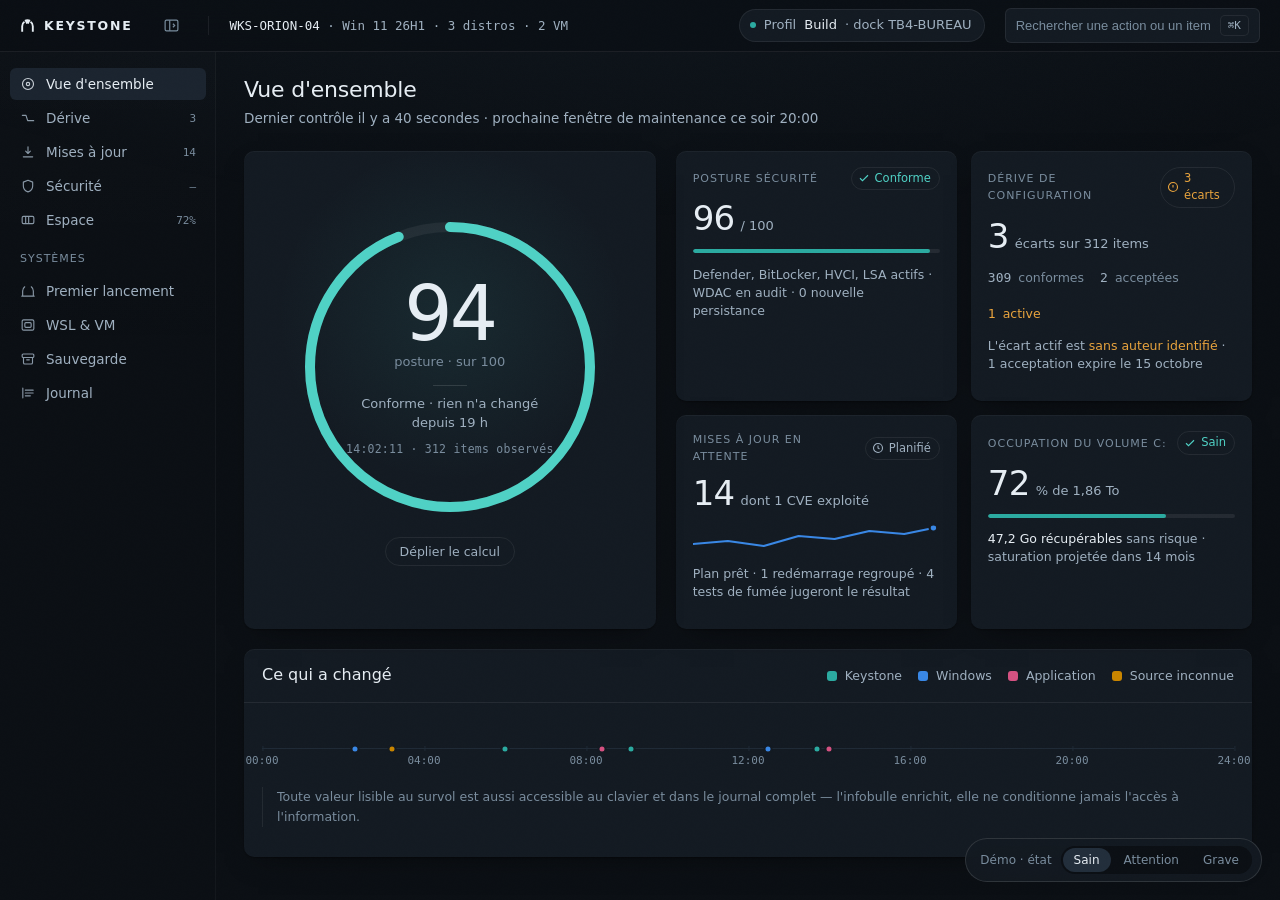
<file: design/keystone-cockpit.html>
<!DOCTYPE html>
<html lang="fr" data-state="sain">
<head>
<meta charset="utf-8">
<meta name="viewport" content="width=device-width, initial-scale=1">
<title>Keystone — Poste de pilotage</title>
<!--
  AUCUNE RESSOURCE RÉSEAU. Cette maquette chargeait trois familles depuis
  Google Fonts, ce que le principe P5 — « Local, point final » — interdit
  explicitement pour une maquette comme pour un rapport.

  Ce n'était pas une subtilité : ouvrir ce fichier annonçait à un tiers qu'on
  l'ouvrait, quand, et depuis quelle adresse. Pour une maquette d'outil de
  sécurité dont la thèse est justement qu'il ne parle à personne, c'est la
  contradiction la plus visible qu'on pouvait laisser.

  Les piles de polices ci-dessous conservent Inter et JetBrains Mono en
  premier choix : elles s'appliquent si elles sont installées, et retombent
  sinon sur les polices du système. Embarquer les fichiers en @font-face
  local reste possible et souhaitable, mais c'est une décision à part —
  licence, graisses réellement utilisées, poids ajouté au dépôt.
-->
<style>
/* ═══════════════════════════════════════════════════════════════
   KEYSTONE — direction « Poste de pilotage »
   Thèse : le calme est la fonctionnalité.
   Palette vérifiée par calcul (contraste WCAG + séparation CVD).
   ═══════════════════════════════════════════════════════════════ */

:root{
  /* Surfaces & encre */
  --surface-0:#0B0F14;
  --surface-1:#131A22;
  --surface-2:#1B242F;
  --surface-3:#222E3B;
  --hairline:rgba(255,255,255,.07);
  --hairline-strong:rgba(255,255,255,.12);
  --grid:#1F2A36;
  --ink-1:#E6EDF3;   /* 14.8:1 */
  --ink-2:#9FB0C0;   /*  7.9:1 */
  --ink-3:#798C9D;   /*  4.52:1 mini — AA sur les trois surfaces */

  /* Accents d'état — icône + libellé obligatoires, jamais la couleur seule */
  --vital:#4FD1C5;      /* 9.4:1 */
  --attention:#E8A33D;  /* 8.1:1 */
  --grave:#EC5950;      /* 4.56:1 mini — AA sur les trois surfaces */
  --good:#4BC97D;       /* 8.3:1 */

  /* Séries de données — ordre fixe, jamais recyclé */
  --s1:#2BAAA0; --s2:#C98500; --s3:#3987E5;
  --s4:#D55181; --s5:#008300; --s6:#9085E9;

  /* « Autre » : gris neutre, jamais une teinte de série. La
     désaturation porte le sens « catégorie sans intérêt » ; la
     clarté, elle, doit tenir le plancher de 3:1 — ce que la valeur
     précédente (#39485A, 1,68:1 sur --surface-2) ne faisait pas. */
  --s-other:#607184;    /* 3.13:1 mini */

  /* Typo — noms identiques à ceux de design/tokens.css.
     Ils divergeaient : --sans ici, --font-sans là-bas, mêmes valeurs.
     Deux noms pour la même chose, et la barrière de CI ne comparait
     que les hexadécimaux, donc ne le voyait pas. Elle compare
     désormais aussi les piles de polices. */
  --font-sans:'Inter','Segoe UI',system-ui,sans-serif;
  --font-tight:'Inter Tight','Inter',system-ui,sans-serif;
  --font-mono:'JetBrains Mono',ui-monospace,monospace;

  /* Rythme */
  --t-micro:120ms; --t-state:200ms; --t-enter:400ms;
  --e-out:cubic-bezier(.2,.8,.2,1);
  --e-soft:cubic-bezier(.16,1,.3,1);
  --breathe:4000ms;

  --r-ctl:6px; --r-card:10px; --r-sheet:14px;

  /* Élévation par la LUMIÈRE, pas par le trait.
     La maquette portait 28 traits fins : chaque conteneur était une boîte
     dessinée dans une boîte, et la profondeur venait du contour. Un cockpit
     fait l'inverse — une arête claire en haut (la lumière tombe d'en haut),
     une ombre longue et très diffuse en dessous. Le trait ne subsiste que
     là où il porte du sens : lignes de tableau, contraste forcé.
     L'arête reste sous le seuil de perception consciente (4 %) : elle se
     voit sans se regarder. */
  --arete:inset 0 1px 0 rgba(255,255,255,.04);
  --elev-1:var(--arete),0 1px 2px rgba(0,0,0,.34),0 10px 28px -14px rgba(0,0,0,.62);
  --elev-2:var(--arete),0 2px 4px rgba(0,0,0,.38),0 20px 48px -20px rgba(0,0,0,.7);

  /* Largeur du rail. Une variable, parce qu'elle s'anime. */
  --rail-w:216px;

  /* Couleur d'état courante, pilotée par [data-state] */
  --state:var(--vital);
  --state-dim:rgba(79,209,197,.14);
}
html[data-state="attention"]{--state:var(--attention);--state-dim:rgba(232,163,61,.14);--breathe:5200ms}
html[data-state="grave"]    {--state:var(--grave);   --state-dim:rgba(236,89,80,.14); --breathe:6500ms}

*{box-sizing:border-box}
html,body{height:100%}
body{
  margin:0;background:var(--surface-0);color:var(--ink-1);
  font:400 14px/1.55 var(--font-sans);
  -webkit-font-smoothing:antialiased;
  overflow:hidden;
}
/* La lumière vient du haut — source lumineuse cohérente */
body::before{
  content:'';position:fixed;inset:0;pointer-events:none;z-index:0;
  background:radial-gradient(120% 60% at 50% -12%, rgba(120,180,220,.055), transparent 62%);
}
/* Le grain : tue le banding des dégradés sombres, donne une texture de matériel */
body::after{
  content:'';position:fixed;inset:0;pointer-events:none;z-index:9998;opacity:.02;
  mix-blend-mode:overlay;
  background-image:url("data:image/svg+xml,%3Csvg xmlns='http://www.w3.org/2000/svg' width='140' height='140'%3E%3Cfilter id='n'%3E%3CfeTurbulence type='fractalNoise' baseFrequency='.85' numOctaves='3'/%3E%3C/filter%3E%3Crect width='140' height='140' filter='url(%23n)'/%3E%3C/svg%3E");
}

:focus-visible{outline:2px solid var(--vital);outline-offset:2px;border-radius:4px}
::selection{background:rgba(79,209,197,.25)}

/* ─── Trame d'application ─────────────────────────────────── */
.app{position:relative;z-index:1;display:grid;grid-template-columns:var(--rail-w) 1fr;
  grid-template-rows:52px 1fr;height:100vh;
  transition:grid-template-columns var(--t-state) var(--e-out)}

/* ── Rail replié ──────────────────────────────────────────────────────
   60 px : de quoi loger une icône de 16 px dans une cible de 44 px sans
   la coller aux bords. Les libellés disparaissent de l'écran mais JAMAIS
   de l'arbre d'accessibilité — chaque bouton garde son `aria-label`
   complet, décompte inclus. Un lecteur d'écran entend la même chose
   repliée ou dépliée ; c'est la condition pour que le pliage soit un
   confort et non une perte d'information. */
[data-rail="replie"]{--rail-w:60px}
[data-rail="replie"] .rail{padding:16px 8px;align-items:center}
[data-rail="replie"] .nav{justify-content:center;padding:10px;width:44px;gap:0}
[data-rail="replie"] .nav .lbl{display:none}
[data-rail="replie"] .rail-label{width:100%;height:1px;padding:0;margin:11px 0 9px;
  overflow:hidden;text-indent:-999px;background:var(--hairline)}
/* Le décompte survit au pliage, en pastille sur l'icône : le rail doit
   pouvoir signaler « 14 mises à jour » sans être déplié. */
[data-rail="replie"] .nav .tag{position:absolute;top:3px;right:3px;font-size:9.5px;
  padding:0 3px;min-width:14px;text-align:center;background:var(--surface-3);
  border-radius:999px;line-height:14px}
[data-rail="replie"] .nav{position:relative}

/* Filet d'état — 2px en haut, remplace toute bannière colorée */
.statebar{position:fixed;top:0;left:0;right:0;height:2px;z-index:60;background:var(--state);
  opacity:0;transition:opacity var(--t-state) var(--e-out)}
html:not([data-state="sain"]) .statebar{opacity:1}

/* ─── Barre supérieure ────────────────────────────────────── */
.topbar{grid-column:1/-1;display:flex;align-items:center;gap:20px;padding:0 20px;
  border-bottom:1px solid var(--hairline);background:rgba(11,15,20,.72);backdrop-filter:blur(14px)}
.brand{display:flex;align-items:center;gap:9px;font-family:var(--font-tight);font-weight:600;
  letter-spacing:.14em;font-size:12.5px;text-transform:uppercase}
.brand .mk{width:15px;height:15px;flex:none;color:var(--ink-1)}
/* La pastille de marque portait la couleur d'état, avec une lueur. Deux
   défauts pour le prix d'un. Elle transmettait un sens — l'état de la
   machine — par la SEULE couleur, sans icône ni libellé, ce que NF-05
   interdit. Et elle allumait l'accent en permanence : si le turquoise est
   dans le logo, dans l'anneau, dans les badges et dans les jauges, il n'a
   plus de valeur d'alerte nulle part (loi de Von Restorff). L'état vit
   dans l'instrument qui existe pour le dire, pas dans le logotype. */
.machine{font-family:var(--font-mono);font-size:12.5px;color:var(--ink-2);
  padding-left:20px;border-left:1px solid var(--hairline)}
.machine b{color:var(--ink-1);font-weight:500}
.spacer{flex:1}
.profile{display:flex;align-items:center;gap:8px;font-size:13px;color:var(--ink-2);
  background:var(--surface-1);border:1px solid var(--hairline);border-radius:999px;padding:5px 12px 5px 10px}
.profile .dot{width:6px;height:6px;border-radius:50%;background:var(--s1)}
.kbd{font-family:var(--font-mono);font-size:11px;color:var(--ink-2);background:var(--surface-1);
  border:1px solid var(--hairline);border-radius:5px;padding:3px 7px}
.cmdk{display:flex;align-items:center;gap:9px;background:var(--surface-1);border:1px solid var(--hairline);
  border-radius:var(--r-ctl);padding:6px 10px;color:var(--ink-3);font-size:13px;cursor:pointer;
  transition:border-color var(--t-micro) var(--e-out),color var(--t-micro) var(--e-out)}
.cmdk:hover{border-color:var(--hairline-strong);color:var(--ink-2)}

/* ─── Rail ────────────────────────────────────────────────── */
.rail{padding:16px 10px;display:flex;flex-direction:column;gap:2px;
  background:linear-gradient(180deg,rgba(255,255,255,.012),transparent 40%);
  /* Le trait de séparation devient une arête de lumière : la frontière se
     lit par le relief, pas par une ligne dessinée. */
  box-shadow:inset -1px 0 0 rgba(255,255,255,.035)}

/* Le bouton de pliage. Un vrai <button>, avec aria-expanded, parce qu'un
   div cliquable n'est pas atteignable au clavier. Cible 34 px de haut
   dans une zone de 44 : au-dessus du minimum de WCAG 2.2 (24 px). */
.fold{display:flex;align-items:center;justify-content:center;width:34px;height:34px;
  border:none;background:none;color:var(--ink-3);border-radius:var(--r-ctl);cursor:pointer;
  margin-left:2px;flex:none;
  transition:color var(--t-micro) var(--e-out),background var(--t-micro) var(--e-out)}
.fold:hover{color:var(--ink-1);background:var(--surface-2)}
.fold svg{width:17px;height:17px;transition:transform var(--t-state) var(--e-out)}
[data-rail="replie"] .fold svg{transform:rotate(180deg)}
.rail-label{font-size:11px;letter-spacing:.09em;text-transform:uppercase;color:var(--ink-3);
  padding:12px 10px 6px}
.nav{display:flex;align-items:center;gap:10px;padding:8px 10px;border-radius:var(--r-ctl);
  color:var(--ink-2);font-size:13.5px;cursor:pointer;border:none;background:none;width:100%;
  text-align:left;font-family:inherit;
  transition:background var(--t-micro) var(--e-out),color var(--t-micro) var(--e-out)}
.nav:hover{background:var(--surface-1);color:var(--ink-1)}
.nav[aria-current="page"]{background:var(--surface-2);color:var(--ink-1)}
/* Le trait des icônes vit ici, et non dans le sprite.
   Les propriétés de tracé — fill, stroke, stroke-width, linecap, linejoin —
   sont héritées, donc elles traversent la frontière d'ombre de <use> depuis
   l'élément hôte. Le fichier design/marque/icones.svg les porte dans un bloc
   <style> interne qui, lui, ne s'applique qu'à ce fichier : recopier les
   <symbol> sans cette règle rendait les icônes en aplat noir. */
.ic{fill:none;stroke:currentColor;stroke-width:1.7;stroke-linecap:round;stroke-linejoin:round}
.nav .ic{width:16px;height:16px;flex:none;opacity:.85}
.nav .tag{margin-left:auto;font-family:var(--font-mono);font-size:11px;color:var(--ink-3)}
.nav.flagged .tag{color:var(--state)}

/* Bouton d'isolement — contour uniquement, jamais un aplat rouge */
.panic{margin-top:auto;display:none;align-items:center;gap:9px;width:100%;
  background:transparent;border:1px solid var(--grave);color:var(--grave);
  border-radius:var(--r-ctl);padding:9px 11px;font:500 13px var(--font-sans);cursor:pointer;
  transition:background var(--t-micro) var(--e-out)}
.panic:hover{background:rgba(229,83,75,.09)}
html:not([data-state="sain"]) .panic{display:flex}
.panic-note{display:none;font-size:11.5px;color:var(--ink-3);padding:8px 4px 0;line-height:1.45}
html:not([data-state="sain"]) .panic-note{display:block}

/* ─── Zone de contenu ─────────────────────────────────────── */
.main{overflow-y:auto;padding:24px 28px 56px;scrollbar-width:thin;
  scrollbar-color:var(--surface-3) transparent}
.main::-webkit-scrollbar{width:9px}
.main::-webkit-scrollbar-thumb{background:var(--surface-3);border-radius:9px}
.wrap{max-width:1440px;margin:0 auto}
.view{display:none;animation:enter var(--t-enter) var(--e-soft) both}
.view.on{display:block}
@keyframes enter{from{opacity:0;transform:translateY(6px)}to{opacity:1;transform:none}}

h1{font:500 22px/1.3 var(--font-tight);margin:0 0 3px;letter-spacing:-.01em}
.sub{color:var(--ink-2);font-size:13.5px;margin:0 0 22px}
h2{font:500 16px/1.4 var(--font-tight);margin:0}

.card{background:var(--surface-1);border-radius:var(--r-card);box-shadow:var(--elev-1)}
.card-h{display:flex;align-items:center;gap:12px;padding:15px 18px;border-bottom:1px solid var(--hairline)}
.card-h .spacer{flex:1}
.card-b{padding:18px}

/* ─── Anneau de santé ─────────────────────────────────────── */
.hero{display:grid;grid-template-columns:5fr 7fr;gap:20px;margin-bottom:20px}
@media (max-width:1180px){.hero{grid-template-columns:1fr}}

.ringcard{position:relative;display:flex;flex-direction:column;align-items:center;
  justify-content:center;padding:30px 20px 26px;overflow:hidden}
.ringcard::before{content:'';position:absolute;inset:0;
  background:radial-gradient(60% 50% at 50% 34%,var(--state-dim),transparent 70%);opacity:.6}
.ringwrap{position:relative;width:300px;height:300px}
.ringwrap svg{width:100%;height:100%;transform:rotate(-90deg)}
.track{fill:none;stroke:rgba(255,255,255,.06);stroke-width:10}
.arc{fill:none;stroke:var(--state);stroke-width:10;stroke-linecap:round;
  transition:stroke-dashoffset 900ms var(--e-soft),stroke var(--t-state) var(--e-out);
  animation:breathe var(--breathe) ease-in-out infinite}
@keyframes breathe{
  0%,100%{opacity:.86;filter:drop-shadow(0 0 8px var(--state-dim))}
  50%    {opacity:1;  filter:drop-shadow(0 0 15px var(--state-dim))}
}
.ringmid{position:absolute;inset:0;display:flex;flex-direction:column;
  align-items:center;justify-content:center;gap:2px;text-align:center;padding:0 46px}
/* Un filet fin sépare la mesure de sa télémétrie, comme sur un cadran
   d'instrument. Il ne borde rien : il indique où finit le chiffre et où
   commence ce qui l'explique. Largeur volontairement courte — 34 px —
   pour qu'il se lise comme une graduation, pas comme un trait de boîte. */
.hero-s::before{content:"";display:block;width:34px;height:1px;margin:0 auto 9px;
  background:var(--hairline-strong)}
.hero-n{font:500 76px/1 var(--font-tight);letter-spacing:-.035em;
  /* Tabulaire, et non proportionnel. Quand la posture passe de 94 à 96,
     un chiffre proportionnel change de largeur : le nombre TRESSAUTE
     pendant l'animation. C'est le détail qui sépare un tableau de bord
     d'un instrument. Toutes les valeurs mesurées du cockpit le portent. */
  font-variant-numeric:tabular-nums;font-feature-settings:"tnum" 1,"ss01" 1}
.hero-u{font-size:13px;color:var(--ink-3);margin-top:-2px}
.hero-s{font-size:13px;color:var(--ink-2);margin-top:11px;line-height:1.45}
.hero-t{font-family:var(--font-mono);font-size:11.5px;color:var(--ink-3);margin-top:6px;
  /* Télémétrie : chiffres tabulaires et suivi légèrement ouvert. Une
     horloge qui change de largeur à chaque seconde est insupportable sur
     un instrument, et c'est exactement ce que faisait celle-ci. */
  font-variant-numeric:tabular-nums;letter-spacing:.02em}
.unfold{margin-top:20px;background:none;border:1px solid var(--hairline);color:var(--ink-2);
  border-radius:999px;padding:6px 14px;font:400 12.5px var(--font-sans);cursor:pointer;
  transition:border-color var(--t-micro) var(--e-out),color var(--t-micro) var(--e-out)}
.unfold:hover{border-color:var(--hairline-strong);color:var(--ink-1)}
.formula{display:none;margin-top:14px;font-family:var(--font-mono);font-size:11.5px;color:var(--ink-3);
  background:var(--surface-0);border:1px solid var(--hairline);border-radius:var(--r-ctl);
  padding:11px 13px;line-height:1.8;max-width:340px}
.formula.on{display:block}

/* ─── Tuiles vitales ──────────────────────────────────────── */
.tiles{display:grid;grid-template-columns:1fr 1fr;gap:14px;align-content:start}
@media (max-width:640px){.tiles{grid-template-columns:1fr}}
.tile{background:var(--surface-1);border-radius:var(--r-card);box-shadow:var(--elev-1);
  padding:16px 17px;transition:background var(--t-micro) var(--e-out),box-shadow var(--t-micro) var(--e-out)}
.tile:hover{background:var(--surface-2);border-color:var(--hairline-strong)}
.tile-h{display:flex;align-items:center;gap:8px;margin-bottom:11px}
.tile-l{font-size:11px;letter-spacing:.09em;text-transform:uppercase;color:var(--ink-3)}
.badge{margin-left:auto;display:flex;align-items:center;gap:5px;font-size:11.5px;
  padding:2px 8px 2px 6px;border-radius:999px;border:1px solid var(--hairline);color:var(--ink-2)}
.badge svg{width:12px;height:12px;flex:none}
.badge.ok{color:var(--vital)} .badge.att{color:var(--attention)} .badge.bad{color:var(--grave)}
.tile-v{font:500 34px/1.05 var(--font-tight);letter-spacing:-.02em;display:flex;align-items:baseline;gap:6px}
.tile-v span{font:400 13px var(--font-sans);color:var(--ink-2);letter-spacing:0}
.meter{height:4px;border-radius:4px;background:rgba(255,255,255,.07);margin:12px 0 9px;overflow:hidden}
.meter i{display:block;height:100%;border-radius:4px;transition:width 900ms var(--e-soft)}
.tile-c{font-size:12.5px;color:var(--ink-2);line-height:1.45}
.counts{display:flex;gap:16px;margin:13px 0 10px;font-size:12.5px;color:var(--ink-3);flex-wrap:wrap}
.counts b{font-family:var(--font-mono);font-size:13px;font-weight:500;color:var(--ink-2);
  font-variant-numeric:tabular-nums;margin-right:3px}
.counts .c-acc b{color:var(--ink-2)}
.counts .c-act b{color:var(--attention)}
.counts .c-act{color:var(--attention)}
.spark{display:block;margin:10px 0 8px}

/* ─── Table de dérive ─────────────────────────────────────── */
.filters{display:flex;gap:8px;flex-wrap:wrap;margin-bottom:14px}
.chip{background:var(--surface-1);border:1px solid var(--hairline);color:var(--ink-2);
  border-radius:999px;padding:5px 13px;font:400 12.5px var(--font-sans);cursor:pointer;
  transition:all var(--t-micro) var(--e-out)}
.chip:hover{border-color:var(--hairline-strong);color:var(--ink-1)}
.chip[aria-pressed="true"]{background:var(--surface-3);color:var(--ink-1);border-color:var(--hairline-strong)}

.drow{display:grid;grid-template-columns:132px 1fr 250px 168px auto;gap:14px;align-items:center;
  padding:13px 18px;border-bottom:1px solid var(--hairline);
  transition:background var(--t-micro) var(--e-out)}
.drow:last-child{border-bottom:none}
.drow:hover{background:var(--surface-2)}
.drow.head{padding:10px 18px;background:var(--surface-0);
  font-size:11px;letter-spacing:.09em;text-transform:uppercase;color:var(--ink-3)}
.path{font-family:var(--font-mono);font-size:12.5px;color:var(--ink-1);overflow:hidden;text-overflow:ellipsis;white-space:nowrap}
.delta{font-family:var(--font-mono);font-size:12px}
.delta .want{color:var(--ink-2)}
.delta .arw{color:var(--ink-3);padding:0 5px}
.delta .got{color:var(--ink-1)}
.src{font-size:12.5px;color:var(--ink-2);display:flex;align-items:center;gap:6px}
.src.unknown{color:var(--attention)}
.acts{display:flex;gap:6px;justify-content:flex-end}
.mini{background:none;border:1px solid var(--hairline);color:var(--ink-2);border-radius:5px;
  padding:4px 9px;font:400 12px var(--font-sans);cursor:pointer;white-space:nowrap;
  transition:all var(--t-micro) var(--e-out)}
.mini:hover{border-color:var(--hairline-strong);color:var(--ink-1);background:var(--surface-3)}
.mini.pri{border-color:rgba(79,209,197,.4);color:var(--vital)}
.mini.pri:hover{background:rgba(79,209,197,.1)}
.sev{display:flex;align-items:center;gap:6px;font-size:12.5px}
.sev svg{width:13px;height:13px;flex:none}
.sev.att{color:var(--attention)} .sev.bad{color:var(--grave)} .sev.info{color:var(--ink-2)}
.accepted{opacity:.5}

/* ─── Carte de plan ───────────────────────────────────────── */
.grid2{display:grid;grid-template-columns:1.35fr 1fr;gap:20px}
@media (max-width:1100px){.grid2{grid-template-columns:1fr}}
.wave{border:1px solid var(--hairline);border-radius:var(--r-ctl);margin-bottom:10px;overflow:hidden}
.wave-h{display:flex;align-items:center;gap:10px;padding:11px 14px;background:var(--surface-0);
  cursor:pointer;font-size:13.5px}
.wave-h .n{font-family:var(--font-mono);font-size:11px;color:var(--ink-3);
  background:var(--surface-2);border-radius:4px;padding:2px 6px}
.wave-h .spacer{flex:1}
.wave-h .meta{font-family:var(--font-mono);font-size:11.5px;color:var(--ink-3)}
.wave-b{padding:4px 14px 12px;display:none}
.wave.open .wave-b{display:block}
.item{display:flex;align-items:center;gap:10px;padding:8px 0;border-bottom:1px solid var(--hairline);
  font-size:13px}
.item:last-child{border-bottom:none}
.item .nm{font-family:var(--font-mono);font-size:12.5px}
.item .vv{margin-left:auto;font-family:var(--font-mono);font-size:12px;color:var(--ink-2)}
.pill{font-size:11px;padding:1.5px 7px;border-radius:999px;border:1px solid var(--hairline);color:var(--ink-2)}
.pill.cve{color:var(--attention);border-color:rgba(232,163,61,.35)}
.pill.ring{color:var(--s1);border-color:rgba(43,170,160,.35)}

/* Pas de filet d'accent : le bloc est RECESSÉ, et son icône suffit à le
   qualifier. Un liseré coloré ici dépenserait une couleur de série pour
   décorer, ce que la palette interdit explicitement. */
.safety{display:flex;gap:11px;align-items:flex-start;background:var(--surface-0);
  box-shadow:inset 0 1px 0 rgba(0,0,0,.28);border-radius:var(--r-ctl);
  padding:13px 17px;margin:16px 0;font-size:13px;color:var(--ink-2);line-height:1.5}
.safety b{color:var(--ink-1);font-weight:500}
.smoke{display:flex;align-items:center;gap:9px;padding:8px 0;font-size:13px;border-bottom:1px solid var(--hairline)}
.smoke:last-child{border-bottom:none}
.smoke .id{font-family:var(--font-mono);font-size:12.5px}
.smoke .t{margin-left:auto;font-family:var(--font-mono);font-size:11.5px;color:var(--ink-3)}

.foot{display:flex;align-items:center;gap:11px;padding:15px 18px;border-top:1px solid var(--hairline)}
.btn{border-radius:var(--r-ctl);padding:9px 17px;font:500 13.5px var(--font-sans);cursor:pointer;
  border:1px solid var(--hairline);background:var(--surface-2);color:var(--ink-1);
  transition:all var(--t-micro) var(--e-out)}
.btn:hover{background:var(--surface-3)}
.btn.pri{background:var(--vital);color:#06231f;border-color:transparent;font-weight:600}
.btn.pri:hover{filter:brightness(1.08)}
.btn:disabled{opacity:.4;cursor:not-allowed}
.foot .hint{font-size:12.5px;color:var(--ink-3);margin-left:auto;text-align:right;line-height:1.4}

/* ─── Bandeau de rollback : un succès, pas une erreur ─────── */
/* Un succès se dit par son titre et son icône, pas par un liseré vert. Le
   bloc est SURÉLEVÉ — ce qui a réussi remonte — là où un aveu de lecture
   s'enfonce. La direction de la lumière porte le sens, pas la couleur. */
.rollback{background:var(--surface-2);box-shadow:var(--elev-1);
  border-radius:var(--r-card);padding:17px 19px;margin-bottom:20px}
.rollback h3{font:500 15px/1.4 var(--font-tight);margin:0 0 9px;display:flex;align-items:center;gap:9px}
.rollback h3 svg{width:15px;height:15px;color:var(--good)}
.rollback dl{margin:0;display:grid;grid-template-columns:auto 1fr;gap:5px 14px;font-size:13.5px}
.rollback dt{color:var(--ink-3);font-style:italic;white-space:nowrap}
.rollback dd{margin:0;color:var(--ink-2)}
.rollback dd b{color:var(--ink-1);font-weight:450}
.rollback .acts{margin-top:14px;justify-content:flex-start}

/* ─── Attribution d'espace ────────────────────────────────── */
.tabs{display:flex;gap:2px;background:var(--surface-0);border-radius:var(--r-ctl);padding:2px}
.tab{background:none;border:none;color:var(--ink-3);font:400 12.5px var(--font-sans);
  padding:5px 12px;border-radius:5px;cursor:pointer;transition:all var(--t-micro) var(--e-out)}
.tab[aria-selected="true"]{background:var(--surface-2);color:var(--ink-1)}
.stack{display:flex;gap:2px;height:34px;border-radius:5px;overflow:hidden;margin:6px 0 16px}
.seg{position:relative;cursor:pointer;transition:filter var(--t-micro) var(--e-out)}
.seg:hover{filter:brightness(1.18)}
.legend{display:flex;flex-wrap:wrap;gap:8px 20px}
.lg{display:flex;align-items:center;gap:8px;font-size:12.5px;color:var(--ink-2)}
.lg .sw{width:10px;height:10px;border-radius:3px;flex:none}
.lg .v{font-family:var(--font-mono);font-size:12px;color:var(--ink-1);font-variant-numeric:tabular-nums}
table{width:100%;border-collapse:collapse;font-size:13px}
th{text-align:left;font-size:11px;letter-spacing:.09em;text-transform:uppercase;color:var(--ink-3);
  font-weight:400;padding:8px 10px;border-bottom:1px solid var(--hairline)}
td{padding:9px 10px;border-bottom:1px solid var(--hairline);color:var(--ink-2)}
td:first-child{color:var(--ink-1)}
td.num{font-family:var(--font-mono);font-variant-numeric:tabular-nums;text-align:right;color:var(--ink-1)}
tr:last-child td{border-bottom:none}
.hidden{display:none}

/* ─── Timeline ────────────────────────────────────────────── */
.tl{position:relative;height:48px;margin-top:2px}
.tl-axis{position:absolute;left:0;right:0;bottom:22px;height:1px;background:var(--grid)}
.tl-tick{position:absolute;bottom:2px;transform:translateX(-50%);font-family:var(--font-mono);
  font-size:11px;color:var(--ink-3);font-variant-numeric:tabular-nums}
.tl-tick::before{content:'';position:absolute;left:50%;bottom:18px;width:1px;height:5px;background:var(--grid)}
.ev{position:absolute;bottom:22px;width:9px;height:9px;border-radius:50%;
  transform:translate(-50%,50%);cursor:pointer;border:2px solid var(--surface-1);
  transition:transform var(--t-micro) var(--e-out)}
/* Le point reste à 9 px — c'est la bonne taille pour lire une densité
   d'événements. Sa CIBLE, elle, passe à 24 px : WCAG 2.2 SC 2.5.8 fixe ce
   minimum, et 9 px sur une ligne de temps est intenable à la souris comme
   au doigt. La zone est invisible et ne déplace rien. */
.ev::before{content:"";position:absolute;left:50%;top:50%;width:24px;height:24px;
  transform:translate(-50%,-50%);border-radius:50%}
.ev:hover,.ev:focus-visible{transform:translate(-50%,50%) scale(1.5)}

/* ─── Infobulle ───────────────────────────────────────────── */
.tip{position:fixed;z-index:9000;pointer-events:none;opacity:0;
  background:var(--surface-2);border:1px solid var(--hairline-strong);border-radius:var(--r-ctl);
  padding:9px 12px;font-size:12.5px;max-width:270px;line-height:1.5;
  box-shadow:0 14px 34px rgba(0,0,0,.55);transition:opacity var(--t-micro) var(--e-out)}
.tip.on{opacity:1}
.tip .tt{font-weight:500;color:var(--ink-1);margin-bottom:3px}
.tip .tv{font-family:var(--font-mono);font-size:12px;color:var(--ink-2);font-variant-numeric:tabular-nums}

/* ─── Palette de commandes ────────────────────────────────── */
.scrim{position:fixed;inset:0;z-index:9100;background:rgba(4,7,10,.62);
  display:none;align-items:flex-start;justify-content:center;padding-top:14vh}
.scrim.on{display:flex}
.palette{width:min(660px,92vw);background:rgba(19,26,34,.82);backdrop-filter:blur(22px) saturate(140%);
  border:1px solid var(--hairline-strong);border-radius:var(--r-sheet);overflow:hidden;
  box-shadow:0 32px 80px rgba(0,0,0,.6);animation:pop 200ms var(--e-soft) both}
@keyframes pop{from{opacity:0;transform:translateY(-8px) scale(.985)}to{opacity:1;transform:none}}
.palette input{width:100%;background:none;border:none;border-bottom:1px solid var(--hairline);
  color:var(--ink-1);font:400 15px var(--font-sans);padding:16px 18px;outline:none}
.palette input::placeholder{color:var(--ink-3)}
.psec{font-size:11px;letter-spacing:.09em;text-transform:uppercase;color:var(--ink-3);padding:12px 18px 5px}
.pitem{display:flex;align-items:center;gap:11px;padding:9px 18px;font-size:13.5px;cursor:pointer}
.pitem:hover,.pitem.sel{background:var(--surface-2)}
.pitem .cli{margin-left:auto;font-family:var(--font-mono);font-size:11.5px;color:var(--ink-3)}
.pfoot{padding:10px 18px;border-top:1px solid var(--hairline);font-size:11.5px;color:var(--ink-3)}

/* ─── Panneau de démonstration ────────────────────────────── */
.demo{position:fixed;right:18px;bottom:18px;z-index:70;display:flex;align-items:center;gap:9px;
  background:rgba(19,26,34,.9);backdrop-filter:blur(16px);border:1px solid var(--hairline-strong);
  border-radius:999px;padding:7px 9px 7px 14px;font-size:12px;color:var(--ink-3)}
.demo .sw{display:flex;gap:2px;background:var(--surface-0);border-radius:999px;padding:2px}
.demo button{background:none;border:none;color:var(--ink-3);font:400 12px var(--font-sans);
  padding:5px 11px;border-radius:999px;cursor:pointer;transition:all var(--t-micro) var(--e-out)}
.demo button[aria-pressed="true"]{background:var(--surface-3);color:var(--ink-1)}

.note{font-size:12.5px;color:var(--ink-3);line-height:1.6;margin-top:16px;
  border-left:1px solid var(--hairline);padding-left:14px}

/* ─── Respect du mouvement réduit ─────────────────────────── */
@media (prefers-reduced-motion:reduce){
  *{animation-duration:.01ms!important;animation-iteration-count:1!important;
    transition-duration:.01ms!important}
  .arc{opacity:.93;filter:drop-shadow(0 0 11px var(--state-dim))}
}

/* ─── Contraste forcé ───────────────────────────────────────────────────
   Le bloc existait dans tokens.css, que cette maquette ne consomme pas :
   elle redéclare ses variables à la main. La règle était donc écrite quelque
   part et appliquée nulle part — le pire des deux mondes, puisqu'on pouvait
   la citer.

   En contraste forcé, le système impose sa propre palette et écrase color,
   background-color et border-color, y compris posés en style= par le script.
   Ce qui NE survit pas, ce sont les significations portées par la couleur
   seule : les jauges deviennent toutes identiques, les pastilles de série
   indistinctes. D'où les deux gestes ci-dessous — rendre les frontières
   visibles, et s'assurer que rien ne repose sur une teinte.                 */
@media (forced-colors: active){
  :root{ --hairline:CanvasText; --grid:CanvasText; }

  /* Les surfaces se distinguaient par 8 points de luminosité ; en contraste
     forcé elles deviennent toutes Canvas. Sans trait, la structure disparaît. */
  .tile,.card,.drow,.btn,.badge,.sev,.lg .sw{
    border:1px solid CanvasText;
  }

  /* Une jauge remplie d'un aplat système ne se lit plus par sa couleur : on
     garde sa longueur, seule information qui survit. */
  .meter,.meter>*{ forced-color-adjust:none; }
  .meter>*{ background:Highlight; }

  /* Le focus doit rester visible quelle que soit la palette imposée. */
  :focus-visible{ outline:3px solid Highlight; outline-offset:2px; }
}
</style>
</head>
<body>
<!-- Sprite d'icones, integre en ligne. La maquette s'ouvre seule, sans
     aucune ressource voisine ni distante (principe P5). Source de verite :
     design/marque/icones.svg — toute retouche s'y fait, puis se recopie ici. -->
<svg style="display:none" aria-hidden="true">
<symbol id="ks-overview" viewBox="0 0 24 24"><title>Vue d'ensemble</title><circle cx="12" cy="12" r="8.25"/><circle cx="12" cy="12" r="2.5"/></symbol>
<symbol id="ks-drift" viewBox="0 0 24 24"><title>Dérive</title><path d="M3.5 8h5.5l2.5 8h9"/></symbol>
<symbol id="ks-updates" viewBox="0 0 24 24"><title>Mises à jour</title><path d="M12 4.25v9.6M8.5 10.75 12 14.25l3.5-3.5M5 19.25h14"/></symbol>
<symbol id="ks-security" viewBox="0 0 24 24"><title>Sécurité</title><path d="M12 3.4 19 6.2v5.9c0 4.15-2.85 7.5-7 8.75-4.15-1.25-7-4.6-7-8.75V6.2Z"/></symbol>
<symbol id="ks-space" viewBox="0 0 24 24"><title>Espace</title><path d="M5.25 6.5h13.5a2 2 0 0 1 2 2v7a2 2 0 0 1-2 2H5.25a2 2 0 0 1-2-2v-7a2 2 0 0 1 2-2M8.5 6.5v11M13 6.5v11"/></symbol>
<symbol id="ks-wsl" viewBox="0 0 24 24"><title>WSL et VM</title><path d="M5.5 4.25h13a2.25 2.25 0 0 1 2.25 2.25v11a2.25 2.25 0 0 1-2.25 2.25h-13A2.25 2.25 0 0 1 3.25 17.5v-11A2.25 2.25 0 0 1 5.5 4.25M8.75 8.5h6.5a1.5 1.5 0 0 1 1.5 1.5v4a1.5 1.5 0 0 1-1.5 1.5h-6.5A1.5 1.5 0 0 1 7.25 14v-4A1.5 1.5 0 0 1 8.75 8.5"/></symbol>
<symbol id="ks-backup" viewBox="0 0 24 24"><title>Sauvegarde</title><path d="M4.75 4.5h14.5a1.5 1.5 0 0 1 1.5 1.5v2.25a1.5 1.5 0 0 1-1.5 1.5H4.75a1.5 1.5 0 0 1-1.5-1.5V6a1.5 1.5 0 0 1 1.5-1.5M5.25 9.75v7.75a2 2 0 0 0 2 2h9.5a2 2 0 0 0 2-2V9.75M10 13.25h4"/></symbol>
<symbol id="ks-journal" viewBox="0 0 24 24"><title>Journal</title><path d="M4.25 4.75v14.5M8 7.75h11.75M8 12h11.75M8 16.25h7.5"/></symbol>
<symbol id="ks-first" viewBox="0 0 24 24"><title>Premier lancement</title><path d="M4 19.75V12A8 8 0 0 1 7.075 5.697M20 19.75V12A8 8 0 0 0 16.925 5.697M2.75 19.75h18.5"/></symbol>
</svg>


<div class="statebar" aria-hidden="true"></div>

<div class="app">

  <!-- ══ Barre supérieure ══ -->
  <header class="topbar">
    <div class="brand"><svg class="mk" viewBox="0 0 48 48" fill="currentColor" aria-hidden="true"><path d="M4 44L4 26A20 20 0 0 1 12.596 9.57L16.017 14.499A14 14 0 0 0 10 26L10 44Z"/> <path d="M14.356 6.227A22 22 0 0 1 33.644 6.227L27.507 18.81A8 8 0 0 0 20.493 18.81Z"/> <path d="M44 44L44 26A20 20 0 0 0 35.404 9.57L31.983 14.499A14 14 0 0 1 38 26L38 44Z"/></svg>Keystone</div>
    <button class="fold" onclick="plierRail()" aria-expanded="true" aria-controls="rail"
            title="Replier le rail (Ctrl+B)" aria-label="Replier le rail de navigation">
      <svg viewBox="0 0 24 24" fill="none" stroke="currentColor" stroke-width="1.7" aria-hidden="true">
        <rect x="3" y="4.5" width="18" height="15" rx="2"/><path d="M9.5 4.5v15"/><path d="M14 9.5 16.5 12 14 14.5"/>
      </svg>
    </button>
    <div class="machine"><b>WKS-ORION-04</b> · Win 11 26H1 · 3 distros · 2 VM</div>
    <div class="spacer"></div>
    <div class="profile"><span class="dot"></span>Profil <b style="color:var(--ink-1);font-weight:500">Build</b> · dock TB4-BUREAU</div>
    <button class="cmdk" onclick="openPalette()">Rechercher une action ou un item <span class="kbd">⌘K</span></button>
  </header>

  <!-- ══ Rail ══ -->
  <nav class="rail" id="rail" aria-label="Navigation principale">
    <button class="nav" aria-current="page" data-view="overview" aria-label="Vue d'ensemble">
      <svg class="ic" aria-hidden="true"><use href="#ks-overview"/></svg>
      <span class="lbl">Vue d'ensemble</span>
    </button>
    <button class="nav" data-view="drift" aria-label="Dérive — 3 écarts">
      <svg class="ic" aria-hidden="true"><use href="#ks-drift"/></svg>
      <span class="lbl">Dérive</span> <span class="tag">3</span>
    </button>
    <button class="nav" data-view="updates" aria-label="Mises à jour — 14 en attente">
      <svg class="ic" aria-hidden="true"><use href="#ks-updates"/></svg>
      <span class="lbl">Mises à jour</span> <span class="tag">14</span>
    </button>
    <button class="nav" data-view="security" id="nav-sec" aria-label="Sécurité — aucun constat ouvert">
      <svg class="ic" aria-hidden="true"><use href="#ks-security"/></svg>
      <span class="lbl">Sécurité</span> <span class="tag">—</span>
    </button>
    <button class="nav" data-view="space" aria-label="Espace — volume occupé à 72 %">
      <svg class="ic" aria-hidden="true"><use href="#ks-space"/></svg>
      <span class="lbl">Espace</span> <span class="tag">72%</span>
    </button>

    <div class="rail-label">Systèmes</div>
    <button class="nav" data-view="first" aria-label="Premier lancement">
      <svg class="ic" aria-hidden="true"><use href="#ks-first"/></svg>
      <span class="lbl">Premier lancement</span>
    </button>
          <button class="nav" data-view="soon" aria-label="WSL &amp; VM">
      <svg class="ic" aria-hidden="true"><use href="#ks-wsl"/></svg>
      <span class="lbl">WSL &amp; VM</span>
    </button>
    <button class="nav" data-view="soon" aria-label="Sauvegarde">
      <svg class="ic" aria-hidden="true"><use href="#ks-backup"/></svg>
      <span class="lbl">Sauvegarde</span>
    </button>
    <button class="nav" data-view="soon" aria-label="Journal">
      <svg class="ic" aria-hidden="true"><use href="#ks-journal"/></svg>
      <span class="lbl">Journal</span>
    </button>

    <button class="panic" onclick="alert('Confirmation Windows Hello requise.\n\nCoupe le réseau hors canal d\'administration, verrouille la session, capture un instantané forensique et scelle le journal.')">
      <svg width="15" height="15" viewBox="0 0 24 24" fill="none" stroke="currentColor" stroke-width="1.8"><path d="M12 3v9m0 4h.01M5.2 5.2a9.6 9.6 0 1 0 13.6 0"/></svg>
      Isoler la machine
    </button>
    <p class="panic-note">Un changement non expliqué est en cours d'examen. Cette action préserve les preuves au lieu de les détruire.</p>
  </nav>

  <!-- ══ Contenu ══ -->
  <main class="main">
  <div class="wrap">

    <!-- ─────────── VUE D'ENSEMBLE ─────────── -->
    <section class="view on" id="view-overview">
      <h1>Vue d'ensemble</h1>
      <p class="sub" id="ov-sub">Dernier contrôle il y a 40 secondes · prochaine fenêtre de maintenance ce soir 20:00</p>

      <div class="hero">
        <div class="card ringcard">
          <div class="ringwrap">
            <svg viewBox="0 0 300 300" aria-hidden="true">
              <circle class="track" cx="150" cy="150" r="140"/>
              <circle class="arc" id="arc" cx="150" cy="150" r="140"
                      stroke-dasharray="879.6" stroke-dashoffset="52.8"/>
            </svg>
            <div class="ringmid" role="meter" aria-valuemin="0" aria-valuemax="100"
                 aria-valuenow="94" aria-valuetext="Posture 94 sur 100, conforme" aria-label="Posture de la machine">
              <div class="hero-n" id="hero-n">94</div>
              <div class="hero-u">posture · sur 100</div>
              <div class="hero-s" id="hero-s">Conforme · rien n'a changé depuis 19 h</div>
              <div class="hero-t" id="hero-t">14:02:11 · 312 items observés</div>
            </div>
          </div>
          <button class="unfold" onclick="toggleFormula()" aria-expanded="false">Déplier le calcul</button>
          <div class="formula" id="formula">
posture = 0.40 × sécurité(96)<br>
        + 0.25 × conformité(91)<br>
        + 0.20 × maintenance(93)<br>
        + 0.15 × ressources(95)<br>
────────────────────────────<br>
        = 94 · aucun item pondéré à zéro
          </div>
        </div>

        <div class="tiles">
          <!-- Sécurité -->
          <article class="tile">
            <div class="tile-h">
              <span class="tile-l">Posture sécurité</span>
              <span class="badge ok" id="sec-badge"><svg viewBox="0 0 24 24" fill="none" stroke="currentColor" stroke-width="2.2"><path d="M4 12.5l5 5L20 6.5"/></svg><span>Conforme</span></span>
            </div>
            <div class="tile-v" id="sec-v">96<span>/ 100</span></div>
            <div class="meter"><i id="sec-meter" style="width:96%;background:var(--s1)"></i></div>
            <p class="tile-c" id="sec-c">Defender, BitLocker, HVCI, LSA actifs · WDAC en audit · 0 nouvelle persistance</p>
          </article>

          <!-- Dérive -->
          <article class="tile">
            <div class="tile-h">
              <span class="tile-l">Dérive de configuration</span>
              <span class="badge att"><svg viewBox="0 0 24 24" fill="none" stroke="currentColor" stroke-width="2.2"><path d="M12 8v5m0 3h.01"/><circle cx="12" cy="12" r="9"/></svg>3 écarts</span>
            </div>
            <div class="tile-v">3<span>écarts sur 312 items</span></div>
            <!-- Pas de jauge ici : 3/312 rendrait un remplissage invisible ou mensonger.
                 Trois comptes étiquetés directement disent le vrai. -->
            <div class="counts">
              <span><b>309</b> conformes</span>
              <span class="c-acc"><b>2</b> acceptées</span>
              <span class="c-act"><b>1</b> active</span>
            </div>
            <p class="tile-c">L'écart actif est <b style="color:var(--attention);font-weight:450">sans auteur identifié</b> · 1 acceptation expire le 15 octobre</p>
          </article>

          <!-- Mises à jour, avec micro-courbe -->
          <article class="tile">
            <div class="tile-h">
              <span class="tile-l">Mises à jour en attente</span>
              <span class="badge"><svg viewBox="0 0 24 24" fill="none" stroke="currentColor" stroke-width="2.2"><circle cx="12" cy="12" r="9"/><path d="M12 7v5l3 2"/></svg>Planifié</span>
            </div>
            <div class="tile-v">14<span>dont 1 CVE exploité</span></div>
            <svg class="spark" width="100%" height="30" viewBox="0 0 220 30" preserveAspectRatio="none" aria-hidden="true">
              <polyline points="0,22 31,19 63,24 94,14 126,17 157,9 188,12 214,6" fill="none"
                        stroke="var(--s3)" stroke-width="2" stroke-linecap="round" stroke-linejoin="round"/>
              <circle cx="214" cy="6" r="3.4" fill="var(--s3)" stroke="var(--surface-1)" stroke-width="2"/>
            </svg>
            <p class="tile-c">Plan prêt · 1 redémarrage regroupé · 4 tests de fumée jugeront le résultat</p>
          </article>

          <!-- Espace -->
          <article class="tile">
            <div class="tile-h">
              <span class="tile-l">Occupation du volume C:</span>
              <span class="badge ok"><svg viewBox="0 0 24 24" fill="none" stroke="currentColor" stroke-width="2.2"><path d="M4 12.5l5 5L20 6.5"/></svg>Sain</span>
            </div>
            <div class="tile-v">72<span>% de 1,86 To</span></div>
            <div class="meter"><i style="width:72%;background:var(--s1)"></i></div>
            <p class="tile-c"><b style="color:var(--ink-1);font-weight:450">47,2 Go récupérables</b> sans risque · saturation projetée dans 14 mois</p>
          </article>
        </div>
      </div>

      <!-- Timeline -->
      <div class="card">
        <div class="card-h">
          <h2>Ce qui a changé</h2>
          <span class="spacer"></span>
          <div class="legend" style="gap:6px 16px">
            <span class="lg"><span class="sw" style="background:var(--s1)"></span>Keystone</span>
            <span class="lg"><span class="sw" style="background:var(--s3)"></span>Windows</span>
            <span class="lg"><span class="sw" style="background:var(--s4)"></span>Application</span>
            <span class="lg"><span class="sw" style="background:var(--s2)"></span>Source inconnue</span>
          </div>
        </div>
        <div class="card-b">
          <div class="tl" id="tl"></div>
          <p class="note">Toute valeur lisible au survol est aussi accessible au clavier et dans le journal complet — l'infobulle enrichit, elle ne conditionne jamais l'accès à l'information.</p>
        </div>
      </div>
    </section>

    <!-- ─────────── DÉRIVE ─────────── -->
    <section class="view" id="view-drift">
      <h1>Dérive de configuration</h1>
      <p class="sub">3 écarts entre <code style="font-family:var(--font-mono);font-size:12.5px">workstation.yaml</code> et l'état réel · dernière mesure il y a 40 secondes</p>

      <div class="filters">
        <button class="chip" aria-pressed="true">Tous les domaines</button>
        <button class="chip" aria-pressed="false">Sécurité</button>
        <button class="chip" aria-pressed="false">Services</button>
        <button class="chip" aria-pressed="false">Réseau</button>
        <button class="chip" aria-pressed="false">Source inconnue</button>
        <button class="chip" aria-pressed="false">Dérive acceptée</button>
      </div>

      <div class="card">
        <div class="drow head">
          <span>Gravité</span><span>Item</span><span>Voulu → constaté</span><span>Source du changement</span><span></span>
        </div>

        <div class="drow">
          <span class="sev att"><svg viewBox="0 0 24 24" fill="none" stroke="currentColor" stroke-width="2.2"><path d="M12 8v5m0 3h.01"/><circle cx="12" cy="12" r="9"/></svg>Attention</span>
          <span class="path">security.defender.exclusions[2]</span>
          <span class="delta"><span class="want">absent</span><span class="arw">→</span><span class="got">D:\tmp\*</span></span>
          <span class="src unknown"><svg width="13" height="13" viewBox="0 0 24 24" fill="none" stroke="currentColor" stroke-width="2"><path d="M9.5 9a2.5 2.5 0 1 1 3.5 2.3c-.6.3-1 .9-1 1.7m0 3h.01"/><circle cx="12" cy="12" r="9"/></svg>Inconnue · 03:14</span>
          <span class="acts">
            <button class="mini pri">Faire converger</button>
            <button class="mini">Accepter</button>
            <button class="mini">Expliquer</button>
          </span>
        </div>

        <div class="drow">
          <span class="sev info"><svg viewBox="0 0 24 24" fill="none" stroke="currentColor" stroke-width="2"><circle cx="12" cy="12" r="9"/><path d="M12 11v5m0-8h.01"/></svg>Information</span>
          <span class="path">power.plan.activeScheme</span>
          <span class="delta"><span class="want">Performance</span><span class="arw">→</span><span class="got">Équilibré</span></span>
          <span class="src"><svg width="13" height="13" viewBox="0 0 24 24" fill="none" stroke="currentColor" stroke-width="2"><path d="M12 4v10m0 0 4-4m-4 4-4-4M5 19h14"/></svg>Windows Update · hier 21:40</span>
          <span class="acts">
            <button class="mini pri">Faire converger</button>
            <button class="mini">Accepter</button>
            <button class="mini">Expliquer</button>
          </span>
        </div>

        <div class="drow accepted">
          <span class="sev info"><svg viewBox="0 0 24 24" fill="none" stroke="currentColor" stroke-width="2.2"><path d="M4 12.5l5 5L20 6.5"/></svg>Acceptée</span>
          <span class="path">services.Fax.startupType</span>
          <span class="delta"><span class="want">Disabled</span><span class="arw">→</span><span class="got">Manual</span></span>
          <span class="src"><svg width="13" height="13" viewBox="0 0 24 24" fill="none" stroke="currentColor" stroke-width="2"><circle cx="12" cy="8" r="3.4"/><path d="M5 20c1.5-3.5 4-5 7-5s5.5 1.5 7 5"/></svg>Moi · 18 juil. 09:12</span>
          <span class="acts">
            <button class="mini">Expire le 15 oct.</button>
            <button class="mini">Voir la raison</button>
          </span>
        </div>
      </div>

      <p class="note">
        La colonne <b style="color:var(--ink-2);font-weight:450">source du changement</b> est le cœur de cet écran. Une dérive avec un auteur connu est une information ;
        une dérive <b style="color:var(--attention);font-weight:450">sans auteur identifié</b> est un signal de sécurité, et elle est remontée comme telle.<br><br>
        Accepter un écart exige une raison <em>et</em> une date d'expiration. Aucune exception permanente silencieuse — c'est ce qui empêche le fichier de configuration de pourrir sur trois ans.
      </p>
    </section>

    <!-- ─────────── MISES À JOUR ─────────── -->
    <section class="view" id="view-updates">
      <h1>Plan de mise à jour</h1>
      <p class="sub">14 items · 3 vagues ordonnées · 1 redémarrage regroupé · durée estimée 22 min</p>

      <!-- Moment M5 : le rollback, traité comme un succès -->
      <div class="rollback">
        <h3><svg viewBox="0 0 24 24" fill="none" stroke="currentColor" stroke-width="2"><path d="M4 12a8 8 0 1 0 8-8M4 12V7m0 5h5"/></svg>Revenu en arrière</h3>
        <dl>
          <dt>Ce qui s'est passé</dt><dd>Le pilote <b>NVIDIA 570.12</b> a été installé à 20:14, puis annulé à 20:19.</dd>
          <dt>Ce qui a échoué</dt><dd>Le test <b>cuda-smoke</b> ne trouvait plus de GPU depuis <code style="font-family:var(--font-mono);font-size:12px">ubuntu-dev</code>.</dd>
          <dt>Ce que j'ai fait</dt><dd>Restauration du point pris à 20:12, pilote épinglé en <b>566.36</b> jusqu'au 1<sup>er</sup> septembre.</dd>
          <dt>Où vous en êtes</dt><dd>État identique à 20:12. <b>Rien à faire de votre côté.</b></dd>
        </dl>
        <div class="acts"><button class="mini">Voir le journal</button><button class="mini">Lever l'épingle</button></div>
      </div>

      <div class="grid2">
        <div class="card">
          <div class="card-h"><h2>Vagues</h2><span class="spacer"></span>
            <span class="pill">dépendances respectées</span></div>
          <div class="card-b">

            <div class="wave open">
              <div class="wave-h" onclick="this.parentElement.classList.toggle('open')">
                <span class="n">V1</span>Sécurité — couloir prioritaire
                <span class="spacer"></span><span class="meta">4 items · 6 min</span>
              </div>
              <div class="wave-b">
                <div class="item"><span class="nm">windows.quality.KB5062001</span><span class="pill cve">CVE exploité</span><span class="vv">redémarrage</span></div>
                <div class="item"><span class="nm">7zip</span><span class="pill cve">CVE 9.1</span><span class="vv">24.09 → 25.01</span></div>
                <div class="item"><span class="nm">openssl (ubuntu-dev)</span><span class="vv">3.0.13 → 3.0.15</span></div>
                <div class="item"><span class="nm">curl (debian-ci)</span><span class="vv">8.5.0 → 8.11.1</span></div>
              </div>
            </div>

            <div class="wave">
              <div class="wave-h" onclick="this.parentElement.classList.toggle('open')">
                <span class="n">V2</span>Anneau stable — J+7 écoulés
                <span class="spacer"></span><span class="meta">7 items · 11 min</span>
              </div>
              <div class="wave-b">
                <div class="item"><span class="nm">docker-desktop</span><span class="pill ring">stable</span><span class="vv">4.38 → 4.41</span></div>
                <div class="item"><span class="nm">nodejs</span><span class="pill ring">stable</span><span class="vv">22.11 → 22.14</span></div>
                <div class="item"><span class="nm">gh, ripgrep, fd, jq, bat</span><span class="pill ring">canary</span><span class="vv">5 items</span></div>
              </div>
            </div>

            <div class="wave">
              <div class="wave-h" onclick="this.parentElement.classList.toggle('open')">
                <span class="n">V3</span>Isolée — jamais avec V2
                <span class="spacer"></span><span class="meta">3 items · 5 min</span>
              </div>
              <div class="wave-b">
                <div class="item"><span class="nm">wsl-kernel</span><span class="vv">6.6.87 → 6.6.92</span></div>
                <div class="item" style="color:var(--ink-3)"><span class="nm">nvidia-driver</span><span class="pill">épinglé</span><span class="vv">566.36 · expire 01/09</span></div>
                <div class="item" style="color:var(--ink-3)"><span class="nm">uefi-firmware</span><span class="pill">manuel</span><span class="vv">jamais automatique</span></div>
              </div>
            </div>

            <div class="safety">
              <svg width="16" height="16" viewBox="0 0 24 24" fill="none" stroke="var(--s1)" stroke-width="1.8" style="flex:none;margin-top:2px"><path d="M12 3l7 3v6c0 4.2-2.9 7.7-7 9-4.1-1.3-7-4.8-7-9V6l7-3z"/></svg>
              <div><b>Filet de sécurité avant la vague 1.</b> Annulation ciblée par item :
              export de la branche de registre que chaque item occupe, relu avant d'écrire.
              Ordre de grandeur relevé sur une branche réelle : 2 590 octets, 66 ms.
              En dernier recours seulement, deux filets de plateforme :
              <code style="font-family:var(--font-mono);font-size:12px">wsl --export ubuntu-dev</code> (2,1 Go)
              et le point de restauration système, dont le retour emporterait aussi ce que Keystone n'a pas touché.
              Coût de leur retour arrière : non mesuré.</div>
            </div>
          </div>
        </div>

        <div>
          <div class="card" style="margin-bottom:20px">
            <div class="card-h"><h2>Tests de fumée</h2><span class="spacer"></span>
              <span class="pill">seul juge du résultat</span></div>
            <div class="card-b" style="padding-top:6px">
              <div class="smoke"><svg width="14" height="14" viewBox="0 0 24 24" fill="none" stroke="var(--ink-3)" stroke-width="2"><circle cx="12" cy="12" r="9"/></svg><span class="id">build-ref</span><span class="t">600 s max</span></div>
              <div class="smoke"><svg width="14" height="14" viewBox="0 0 24 24" fill="none" stroke="var(--ink-3)" stroke-width="2"><circle cx="12" cy="12" r="9"/></svg><span class="id">cuda-smoke</span><span class="t">30 s max</span></div>
              <div class="smoke"><svg width="14" height="14" viewBox="0 0 24 24" fill="none" stroke="var(--ink-3)" stroke-width="2"><circle cx="12" cy="12" r="9"/></svg><span class="id">vpn-up</span><span class="t">60 s max</span></div>
              <div class="smoke"><svg width="14" height="14" viewBox="0 0 24 24" fill="none" stroke="var(--ink-3)" stroke-width="2"><circle cx="12" cy="12" r="9"/></svg><span class="id">docker-hello</span><span class="t">45 s max</span></div>
              <p class="note" style="margin-top:14px;border:none;padding:0">Un échec déclenche le retour arrière automatique et l'épinglage du composant fautif.</p>
            </div>
          </div>

          <div class="card">
            <div class="card-h"><h2>Fenêtre d'application</h2></div>
            <div class="card-b" style="font-size:13.5px;color:var(--ink-2);line-height:1.7">
              Ce soir <b style="color:var(--ink-1);font-weight:500">20:00 – 23:00</b><br>
              <span style="color:var(--ink-3)">Conditions vérifiées :</span> aucun build en cours · aucun événement d'agenda · secteur branché · réseau non facturé au volume.
            </div>
            <div class="foot">
              <button class="btn pri" onclick="runDry(this)">Simuler</button>
              <button class="btn" id="btn-apply" disabled>Appliquer</button>
              <span class="hint" id="apply-hint">Appliquer reste verrouillé<br>jusqu'à la simulation</span>
            </div>
          </div>
        </div>
      </div>

      <p class="note"><b style="color:var(--ink-2);font-weight:450">Simuler est l'action primaire</b> — décision de conception, pas détail d'implémentation. La valeur par défaut de ce produit est de montrer, pas de faire.</p>
    </section>

    <!-- ─────────── SÉCURITÉ ─────────── -->
    <section class="view" id="view-security">
      <h1>Posture de sécurité</h1>
      <p class="sub">Keystone n'est pas un EDR. Il garantit que la posture de l'EDR n'a pas été sabotée, et que rien n'a changé sans que vous le sachiez.</p>

      <div class="grid2">
        <div class="card">
          <div class="card-h"><h2>Diffs surveillés</h2><span class="spacer"></span><span class="pill" id="sec-pill">rien depuis 19 h</span></div>
          <div class="card-b" style="padding-top:6px" id="sec-list">
            <div class="smoke"><svg width="14" height="14" viewBox="0 0 24 24" fill="none" stroke="var(--vital)" stroke-width="2.2"><path d="M4 12.5l5 5L20 6.5"/></svg><span class="id">Autorités de certification racine</span><span class="t">184 · inchangé</span></div>
            <div class="smoke"><svg width="14" height="14" viewBox="0 0 24 24" fill="none" stroke="var(--vital)" stroke-width="2.2"><path d="M4 12.5l5 5L20 6.5"/></svg><span class="id">Persistance (Run, services, tâches, WMI, COM)</span><span class="t">412 · inchangé</span></div>
            <div class="smoke"><svg width="14" height="14" viewBox="0 0 24 24" fill="none" stroke="var(--vital)" stroke-width="2.2"><path d="M4 12.5l5 5L20 6.5"/></svg><span class="id">Ports en écoute</span><span class="t">11 · inchangé</span></div>
            <div class="smoke"><svg width="14" height="14" viewBox="0 0 24 24" fill="none" stroke="var(--vital)" stroke-width="2.2"><path d="M4 12.5l5 5L20 6.5"/></svg><span class="id">Référence de trafic sortant</span><span class="t">63 processus</span></div>
            <div class="smoke"><svg width="14" height="14" viewBox="0 0 24 24" fill="none" stroke="var(--vital)" stroke-width="2.2"><path d="M4 12.5l5 5L20 6.5"/></svg><span class="id">Attestation TPM (PCR 0-7, DRTM)</span><span class="t">conforme</span></div>
            <div class="smoke"><svg width="14" height="14" viewBox="0 0 24 24" fill="none" stroke="var(--vital)" stroke-width="2.2"><path d="M4 12.5l5 5L20 6.5"/></svg><span class="id">Canaris (3 fichiers, 1 clé cloud piège)</span><span class="t">intacts</span></div>
          </div>
        </div>

        <div>
          <div class="card" style="margin-bottom:20px">
            <div class="card-h"><h2>Ancres externes</h2></div>
            <div class="card-b" style="font-size:13.5px;color:var(--ink-2);line-height:1.75">
              Un agent qui tourne sur la machine qu'il surveille ne peut pas être cru quand il la déclare saine.<br><br>
              <span style="color:var(--ink-1)">Journal expédié</span> — dernier envoi il y a 38 s, destination en écriture seule<br>
              <span style="color:var(--ink-1)">Battement de cœur</span> — attendu toutes les 60 s ; <span style="color:var(--attention)">le silence est lui-même une alerte</span><br>
              <span style="color:var(--ink-1)">Référence PCR</span> — conservée hors machine, comparée à chaque démarrage
            </div>
          </div>
          <div class="card">
            <div class="card-h"><h2>Ce que Keystone ne verra jamais</h2></div>
            <div class="card-b" style="font-size:13px;color:var(--ink-2);line-height:1.75">
              Rootkit noyau ou firmware · attaque purement en mémoire · vol de jeton OAuth par canal légitime · hyperviseur compromis · attaque physique (DMA, cold boot).<br>
              <span style="color:var(--ink-3)">Ces limites sont structurelles et documentées en première page, pas en annexe. Aucun outil ne détecte toute intrusion — celui qui le prétend est le plus dangereux.</span>
            </div>
          </div>
        </div>
      </div>
    </section>

    <!-- ─────────── ESPACE ─────────── -->
    <section class="view" id="view-space">
      <h1>Attribution de l'espace</h1>
      <p class="sub">Volume C: · 1,86 To · 1,34 To occupé · 47,2 Go récupérables sans risque</p>

      <div class="card">
        <div class="card-h">
          <h2>Qui consomme le disque</h2><span class="spacer"></span>
          <div class="tabs" role="tablist">
            <button class="tab" role="tab" aria-selected="true" onclick="spaceTab(0,this)">Graphique</button>
            <button class="tab" role="tab" aria-selected="false" onclick="spaceTab(1,this)">Tableau</button>
          </div>
        </div>
        <div class="card-b">
          <div id="space-chart">
            <div class="stack" id="stack"></div>
            <div class="legend" id="legend"></div>
          </div>
          <div id="space-table" class="hidden">
            <table>
              <caption style="text-align:left;color:var(--ink-3);font-size:12.5px;padding-bottom:10px">Équivalent textuel intégral — aucune valeur n'est accessible uniquement au survol</caption>
              <thead><tr><th>Consommateur</th><th style="text-align:right">Taille</th><th style="text-align:right">Récupérable</th><th>Méthode</th></tr></thead>
              <tbody id="space-tbody"></tbody>
            </table>
          </div>
        </div>
      </div>

      <div class="card" style="margin-top:20px">
        <div class="card-h"><h2>Quarantaine</h2><span class="spacer"></span><span class="pill">restaurable en un geste</span></div>
        <div class="card-b" style="padding-top:6px">
          <div class="smoke"><svg width="14" height="14" viewBox="0 0 24 24" fill="none" stroke="var(--ink-3)" stroke-width="2"><circle cx="12" cy="12" r="9"/><path d="M12 7v5l3 2"/></svg><span class="id">node_modules × 47 (dépôts inactifs &gt; 6 mois)</span><span class="t">12,4 Go · 26 j restants</span></div>
          <div class="smoke"><svg width="14" height="14" viewBox="0 0 24 24" fill="none" stroke="var(--ink-3)" stroke-width="2"><circle cx="12" cy="12" r="9"/><path d="M12 7v5l3 2"/></svg><span class="id">Windows.old</span><span class="t">8,9 Go · 12 j restants</span></div>
          <div class="smoke"><svg width="14" height="14" viewBox="0 0 24 24" fill="none" stroke="var(--ink-3)" stroke-width="2"><circle cx="12" cy="12" r="9"/><path d="M12 7v5l3 2"/></svg><span class="id">Vidages sur incident (14 fichiers)</span><span class="t">3,1 Go · 29 j restants</span></div>
          <p class="note" style="margin-top:14px;border:none;padding:0">Rien n'est supprimé. Tout part en quarantaine avec une durée de vie de 30 jours. La purge définitive exige une confirmation Windows Hello — parce que son coût est réel.</p>
        </div>
      </div>
    </section>

    <!-- ─────────── E7 · LES DEUX MOMENTS FONDATEURS ─────────── -->
    <section class="view" id="view-first">
      <h1>Premier lancement, et rapport matinal</h1>
      <p class="sub">Les deux moments qui décident de l'adoption — M1 et M2 du brief. Écran E7.</p>

      <div class="card">
        <div class="card-h">
          <h2>M1 · Premier lancement</h2><span class="spacer"></span>
          <span class="pill">aucune écriture</span>
        </div>
        <div class="card-b">
          <!-- La phrase d'ouverture est la thèse du produit en une ligne. Ordre
               imposé par le brief §1.3 : ce qui s'est passé, ce que ça implique,
               ce qu'on peut faire. Sans reproche, sans superlatif, sans « ! ». -->
          <p style="font:500 20px var(--font-tight);color:var(--ink-1);line-height:1.45;margin-bottom:6px">
            J'ai lu votre machine. Rien n'a été modifié.
          </p>
          <p style="color:var(--ink-2);line-height:1.65;max-width:62ch">
            115 items relevés en 2,7 secondes. Aucune valeur de registre écrite,
            aucun service touché, aucun fichier de la machine modifié. Ce que
            vous voyez est un relevé, pas une proposition.
          </p>

          <!-- Aucun formulaire : l'état est IMPORTÉ, il ne se saisit pas (D2-02). -->
          <table style="margin-top:18px">
            <caption style="text-align:left;color:var(--ink-3);font-size:12.5px;padding-bottom:10px">
              Ce qui a été importé — équivalent textuel intégral, aucune valeur réservée au survol
            </caption>
            <thead><tr><th>Domaine</th><th style="text-align:right">Items</th><th>Ce qu'on en fait</th></tr></thead>
            <tbody>
              <tr><td>Inventaire</td><td style="text-align:right">54</td><td>constat — rien à déclarer</td></tr>
              <tr><td>Posture de sécurité</td><td style="text-align:right">38</td><td>candidats à la déclaration</td></tr>
              <tr><td>Virtualisation</td><td style="text-align:right">12</td><td>constat</td></tr>
              <tr><td>Configuration</td><td style="text-align:right">8</td><td>candidats à la déclaration</td></tr>
              <tr><td>Illisibles</td><td style="text-align:right">3</td><td>lecture refusée — voir la note</td></tr>
            </tbody>
          </table>

          <p class="note" style="margin-top:16px">
            3 items n'ont pas pu être lus : la clé correspondante exige des
            privilèges élevés. Ils sont marqués « illisible » et non « absent » —
            l'outil ne sait pas ce qu'ils valent, et ne le suppose pas.
          </p>
        </div>
        <div class="foot">
          <button class="btn pri">Adopter cet état comme référence</button>
          <button class="btn">Voir les 115 items</button>
          <span class="spacer"></span>
          <!-- Parité CLI affichée (P4) : tout ce que l'interface sait faire est
               atteignable à la commande, et la commande est montrée. -->
          <span class="kbd">ks scan</span>
        </div>
      </div>

      <div class="card" style="margin-top:20px">
        <div class="card-h">
          <h2>M2 · Rapport matinal</h2><span class="spacer"></span>
          <span class="pill">1 interruption sur 2 utilisée aujourd'hui</span>
        </div>
        <div class="card-b">
          <p style="font:500 20px var(--font-tight);color:var(--ink-1);line-height:1.45;margin-bottom:6px">
            État identique à 20:12. Rien à faire de votre côté.
          </p>
          <p style="color:var(--ink-2);line-height:1.65;max-width:62ch">
            Le rapport qui ne dit rien est le plus fréquent, et c'est voulu. Le
            budget est de 2 interruptions par jour au maximum (D16-06) ; tout le
            reste attend ici. Un outil qui parle chaque matin pour ne rien dire
            finit en règle de filtrage.
          </p>

          <table style="margin-top:18px">
            <caption style="text-align:left;color:var(--ink-3);font-size:12.5px;padding-bottom:10px">
              Dernières 24 heures
            </caption>
            <thead><tr><th>Heure</th><th>Événement</th><th>Source</th></tr></thead>
            <tbody>
              <tr><td>03:56</td><td>Signatures Defender appliquées — 1.455.469.0</td><td>Windows Update</td></tr>
              <tr><td>20:12</td><td>Relevé de référence — 115 items, aucun écart</td><td>Keystone</td></tr>
            </tbody>
          </table>
        </div>
        <div class="foot">
          <button class="btn">Voir le récit complet</button>
          <span class="spacer"></span>
          <span class="kbd">ks journal</span>
        </div>
      </div>
    </section>

    <!-- ─────────── À VENIR ─────────── -->
    <section class="view" id="view-soon">
      <h1>Écran à cadrer</h1>
      <p class="sub">Cette section fait partie du périmètre P1 du cahier des charges, à maquetter après validation des sept écrans prioritaires.</p>
      <div class="card"><div class="card-b" style="color:var(--ink-2);line-height:1.7">
        WSL &amp; VM (domaine D9) · Sauvegarde et reconstruction (D6) · Journal forensique (D14).<br>
        <span style="color:var(--ink-3)">Voir <code style="font-family:var(--font-mono);font-size:12.5px">docs/01-CAHIER-DES-CHARGES.md</code> §7 et <code style="font-family:var(--font-mono);font-size:12.5px">docs/02-BRIEF-DESIGN.md</code> §7. Ces trois sections n'ont pas de numéro d'écran : le brief s'arrête à E7, et ce texte en annonçait un huitième qui n'a jamais existé.</span>
      </div></div>
    </section>

  </div>
  </main>
</div>

<!-- Panneau de démonstration -->
<div class="demo">
  <span>Démo · état</span>
  <div class="sw">
    <button aria-pressed="true"  onclick="setState('sain',this)">Sain</button>
    <button aria-pressed="false" onclick="setState('attention',this)">Attention</button>
    <button aria-pressed="false" onclick="setState('grave',this)">Grave</button>
  </div>
</div>

<!-- Palette de commandes -->
<div class="scrim" id="scrim" onclick="if(event.target===this)closePalette()">
  <div class="palette" role="dialog" aria-modal="true" aria-label="Palette de commandes">
    <input id="pinput" placeholder="Une action, un item, une distro, un volume…" autocomplete="off">
    <div class="psec">Actions</div>
    <div class="pitem sel"><svg width="15" height="15" viewBox="0 0 24 24" fill="none" stroke="currentColor" stroke-width="1.8"><path d="M4 7h16M4 12h9M4 17h13"/></svg>Simuler la convergence<span class="cli">ks converge --dry-run</span></div>
    <div class="pitem"><svg width="15" height="15" viewBox="0 0 24 24" fill="none" stroke="currentColor" stroke-width="1.8"><path d="M12 4v10m0 0 4-4m-4 4-4-4M5 19h14"/></svg>Planifier les mises à jour<span class="cli">ks plan updates</span></div>
    <div class="pitem"><svg width="15" height="15" viewBox="0 0 24 24" fill="none" stroke="currentColor" stroke-width="1.8"><path d="M4 12a8 8 0 1 0 8-8M4 12V7m0 5h5"/></svg>Revenir à un instantané<span class="cli">ks rollback</span></div>
    <div class="pitem"><svg width="15" height="15" viewBox="0 0 24 24" fill="none" stroke="currentColor" stroke-width="1.8"><rect x="3" y="4" width="18" height="14" rx="2"/></svg>Basculer sur le profil Réunion<span class="cli">ks profile use Réunion</span></div>
    <div class="pitem"><svg width="15" height="15" viewBox="0 0 24 24" fill="none" stroke="currentColor" stroke-width="1.8"><path d="M12 8v8m0 0-3-3m3 3 3-3"/><rect x="3" y="4" width="18" height="16" rx="2"/></svg>Vérifier une restauration de sauvegarde<span class="cli">ks backup verify</span></div>
    <div class="psec">Items</div>
    <div class="pitem"><span style="font-family:var(--font-mono);font-size:12.5px">security.defender.exclusions[2]</span><span class="cli">source inconnue</span></div>
    <div class="pitem"><span style="font-family:var(--font-mono);font-size:12.5px">ubuntu-dev</span><span class="cli">distro WSL · 41,2 Go</span></div>
    <div class="pfoot">Parité totale avec la CLI — chaque résultat affiche sa commande équivalente. On apprend son propre outil en s'en servant. <span class="kbd" style="margin-left:6px">Esc</span> pour fermer</div>
  </div>
</div>

<div class="tip" id="tip" role="tooltip"></div>

<script>
/* ── Navigation ─────────────────────────────────────────── */
document.querySelectorAll('.nav').forEach(b=>{
  b.addEventListener('click',()=>{
    document.querySelectorAll('.nav').forEach(x=>x.removeAttribute('aria-current'));
    b.setAttribute('aria-current','page');
    document.querySelectorAll('.view').forEach(v=>v.classList.remove('on'));
    const v=document.getElementById('view-'+b.dataset.view);
    if(v)v.classList.add('on');
    document.querySelector('.main').scrollTop=0;
  });
});

/* ── Filtres et onglets ─────────────────────────────────── */
document.querySelectorAll('.filters .chip').forEach(c=>{
  c.addEventListener('click',()=>{
    c.parentElement.querySelectorAll('.chip').forEach(x=>x.setAttribute('aria-pressed','false'));
    c.setAttribute('aria-pressed','true');
  });
});
function spaceTab(i,el){
  el.parentElement.querySelectorAll('.tab').forEach(t=>t.setAttribute('aria-selected','false'));
  el.setAttribute('aria-selected','true');
  document.getElementById('space-chart').classList.toggle('hidden',i===1);
  document.getElementById('space-table').classList.toggle('hidden',i===0);
}
function toggleFormula(){
  const f=document.getElementById('formula'),b=f.previousElementSibling;
  const on=f.classList.toggle('on');
  b.setAttribute('aria-expanded',on);
  b.textContent=on?'Replier le calcul':'Déplier le calcul';
}

/* ── États émotionnels ──────────────────────────────────── */
const STATES={
  sain:{n:94,arc:.94,s:"Conforme · rien n'a changé depuis 19 h",
        t:'14:02:11 · 312 items observés',
        sub:'Dernier contrôle il y a 40 secondes · prochaine fenêtre de maintenance ce soir 20:00'},
  attention:{n:71,arc:.71,
        s:"Attention · une autorité de certification racine a été ajoutée hier à 23:14",
        t:'14:02:11 · source du changement : inconnue',
        sub:'Un changement non expliqué est en cours d\u2019examen · la respiration ralentit, rien ne clignote'},
  grave:{n:38,arc:.38,
        s:'Grave · la protection en temps réel a été désactivée sans auteur identifié',
        t:'14:02:11 · journal externe scellé à 14:01:52',
        sub:'Tant que cet écart persiste, les protections de la machine ne sont plus garanties'}
};
const C=2*Math.PI*140;
function setState(k,btn){
  document.documentElement.dataset.state=k;
  document.querySelectorAll('.demo button').forEach(b=>b.setAttribute('aria-pressed','false'));
  if(btn)btn.setAttribute('aria-pressed','true');
  const s=STATES[k];
  document.getElementById('arc').setAttribute('stroke-dashoffset',(C*(1-s.arc)).toFixed(1));
  document.getElementById('hero-n').textContent=s.n;
  document.getElementById('hero-s').textContent=s.s;
  document.getElementById('hero-t').textContent=s.t;
  document.getElementById('ov-sub').textContent=s.sub;
  const m=document.querySelector('.ringmid');
  m.setAttribute('aria-valuenow',s.n);
  m.setAttribute('aria-valuetext','Posture '+s.n+' sur 100, '+
    (k==='sain'?'conforme':k==='attention'?'attention requise':'état grave'));
  const nav=document.getElementById('nav-sec');
  nav.classList.toggle('flagged',k!=='sain');
  nav.querySelector('.tag').textContent=k==='sain'?'—':k==='attention'?'1':'2';
  const pill=document.getElementById('sec-pill');
  pill.textContent=k==='sain'?'rien depuis 19 h':k==='attention'?'1 constat ouvert':'2 constats ouverts';

  /* La tuile Sécurité suit l'état : une tuile « Conforme » à côté d'un anneau
     en alerte serait une incohérence — et c'est exactement le genre de détail
     qui détruit la confiance dans un instrument. */
  const SEC={
    sain:      {v:96,badge:'ok', label:'Conforme', col:'var(--s1)',
                c:'Defender, BitLocker, HVCI, LSA actifs · WDAC en audit · 0 nouvelle persistance'},
    attention: {v:78,badge:'att',label:'1 constat',col:'var(--s2)',
                c:'Autorité de certification racine ajoutée · non reconnue · tant qu’elle est là, le trafic HTTPS peut être lu'},
    /* --s4, et non --grave. Cette jauge est un APLAT : à 41 % de large, elle
       dépasse de très loin le budget que ce dossier s'impose — « ≤ 1 % de la
       surface de l'écran, et jamais en aplat » (tokens.css). Les deux autres
       états évitaient déjà le piège en prenant leur équivalent série ; celui-ci
       avait gardé l'accent brut, parce que --grave était le seul des trois à
       ne pas avoir d'équivalent documenté. Il en a un maintenant
       (palette-validation.md §3). La gravité est portée par l'icône, le
       libellé et le décompte — jamais par la couleur seule (NF-05). */
    grave:     {v:41,badge:'bad',label:'2 constats',col:'var(--s4)',
                c:'Protection en temps réel désactivée · règle ASR retirée · aucun auteur identifié'}
  }[k];
  document.getElementById('sec-v').innerHTML=SEC.v+'<span>/ 100</span>';
  document.getElementById('sec-meter').style.width=SEC.v+'%';
  document.getElementById('sec-meter').style.background=SEC.col;
  document.getElementById('sec-c').textContent=SEC.c;
  /* L'icône change avec le libellé : un état n'est jamais porté par la couleur
     seule, et une coche verte à côté du mot « constat » serait un mensonge. */
  const ICON={
    ok :'<path d="M4 12.5l5 5L20 6.5"/>',
    att:'<circle cx="12" cy="12" r="9"/><path d="M12 8v5m0 3h.01"/>',
    bad:'<circle cx="12" cy="12" r="9"/><path d="M15 9l-6 6m0-6l6 6"/>'
  }[SEC.badge];
  const sb=document.getElementById('sec-badge');
  sb.className='badge '+SEC.badge;
  sb.innerHTML='<svg viewBox="0 0 24 24" fill="none" stroke="currentColor" stroke-width="2.2">'
             + ICON + '</svg><span>' + SEC.label + '</span>';
}
document.getElementById('arc').setAttribute('stroke-dasharray',C.toFixed(1));
setState('sain',document.querySelector('.demo button'));

/* ── Simulation puis application ────────────────────────── */
function runDry(btn){
  const apply=document.getElementById('btn-apply'),hint=document.getElementById('apply-hint');
  btn.disabled=true;btn.textContent='Simulation…';
  hint.innerHTML='Calcul du diff · aucune écriture';
  let n=0;const iv=setInterval(()=>{
    n++;hint.innerHTML='Vague '+n+' sur 3 simulée · aucune écriture';
    if(n===3){
      clearInterval(iv);
      btn.disabled=false;btn.textContent='Simuler à nouveau';
      apply.disabled=false;
      hint.innerHTML='<span style="color:var(--good)">Simulation conforme</span><br>14 items · 1 redémarrage · retour arrière ciblé, coût non mesuré au-delà';
    }
  },520);
}

/* ── Attribution d'espace ───────────────────────────────── */
const SPACE=[
  {n:'Docker · WSL (vhdx gonflés)',v:186,r:41.0,c:'var(--s1)',m:'fstrim puis compaction'},
  {n:'Caches de chaînes d\u2019outils',v:97,r:22.4,c:'var(--s2)',m:'ramasse-miettes par outil'},
  {n:'node_modules abandonnés',v:64,r:12.4,c:'var(--s3)',m:'quarantaine 30 jours'},
  {n:'WinSxS · Windows.old',v:48,r:8.9,c:'var(--s4)',m:'nettoyage de composants'},
  {n:'Vidages · shaders · MSIX orphelins',v:31,r:3.1,c:'var(--s5)',m:'quarantaine 30 jours'},
  /* Le reste n'est pas une catégorie d'intérêt : il prend un gris neutre,
     pas une teinte de série — sinon il domine le graphique sans rien dire. */
  {n:'Autre (données de travail, système)',v:914,r:0,c:'var(--s-other)',m:'—'}
];
const tot=SPACE.reduce((a,b)=>a+b.v,0);
document.getElementById('stack').innerHTML=SPACE.map((d,i)=>
  `<div class="seg" tabindex="0" data-i="${i}" style="flex:${d.v};background:${d.c}"
        aria-label="${d.n} : ${d.v} gigaoctets"></div>`).join('');
document.getElementById('legend').innerHTML=SPACE.map(d=>
  `<span class="lg"><span class="sw" style="background:${d.c}"></span>${d.n}
   <span class="v">${d.v} Go</span></span>`).join('');
document.getElementById('space-tbody').innerHTML=SPACE.map(d=>
  `<tr><td>${d.n}</td><td class="num">${d.v} Go</td>
   <td class="num">${d.r?d.r.toFixed(1)+' Go':'—'}</td><td>${d.m}</td></tr>`).join('');

/* ── Timeline ───────────────────────────────────────────── */
const EV=[
  {h:2.3, c:'var(--s3)', t:'Windows Update',   d:'KB5061999 installé · 02:18'},
  {h:3.2, c:'var(--s2)', t:'Source inconnue',  d:'Exclusion Defender ajoutée · D:\\tmp\\* · 03:14'},
  {h:6.0, c:'var(--s1)', t:'Keystone',         d:'Compaction ext4.vhdx ubuntu-dev · 3,1 Go libérés'},
  {h:8.4, c:'var(--s4)', t:'Application',      d:'Chrome 141.0.7390 → 141.0.7412 (auto-mise-à-jour)'},
  {h:9.1, c:'var(--s1)', t:'Keystone',         d:'Sauvegarde horaire · 412 fichiers · restauration vérifiée'},
  {h:12.5,c:'var(--s3)', t:'Windows',          d:'Profil d\u2019alimentation remis à Équilibré'},
  {h:13.7,c:'var(--s1)', t:'Keystone',         d:'Attestation TPM conforme · PCR 0-7 inchangés'},
  {h:14.0,c:'var(--s4)', t:'Application',      d:'Docker Desktop 4.38.1 démarré'}
];
document.getElementById('tl').innerHTML=
  [0,4,8,12,16,20,24].map(h=>`<span class="tl-tick" style="left:${h/24*100}%">${String(h).padStart(2,'0')}:00</span>`).join('')+
  '<div class="tl-axis"></div>'+
  EV.map((e,i)=>`<span class="ev" tabindex="0" data-ev="${i}" style="left:${e.h/24*100}%;background:${e.c}"
       aria-label="${e.t} : ${e.d}"></span>`).join('');

/* ── Infobulle (survol et focus clavier, même contenu) ──── */
const tip=document.getElementById('tip');
function show(el,title,val){
  tip.innerHTML=`<div class="tt">${title}</div><div class="tv">${val}</div>`;
  tip.classList.add('on');
  const r=el.getBoundingClientRect();
  tip.style.left=Math.min(Math.max(8,r.left+r.width/2-135),innerWidth-278)+'px';
  tip.style.top=Math.max(8,r.top-tip.offsetHeight-10)+'px';
}
function hide(){tip.classList.remove('on')}
document.addEventListener('mouseover',e=>{
  const s=e.target.closest('.seg');
  if(s){const d=SPACE[s.dataset.i];
    return show(s,d.n,`${d.v} Go · ${(d.v/tot*100).toFixed(1)} % du volume`+(d.r?` · ${d.r.toFixed(1)} Go récupérables`:''));}
  const v=e.target.closest('.ev');
  if(v){const d=EV[v.dataset.ev];return show(v,d.t,d.d);}
});
document.addEventListener('mouseout',e=>{if(e.target.closest('.seg,.ev'))hide()});
document.addEventListener('focusin',e=>{
  const s=e.target.closest('.seg');
  if(s){const d=SPACE[s.dataset.i];return show(s,d.n,`${d.v} Go · ${(d.v/tot*100).toFixed(1)} %`);}
  const v=e.target.closest('.ev');
  if(v){const d=EV[v.dataset.ev];return show(v,d.t,d.d);}
  hide();
});
document.addEventListener('focusout',hide);

/* ── Palette de commandes ───────────────────────────────── */
function openPalette(){document.getElementById('scrim').classList.add('on');
  setTimeout(()=>document.getElementById('pinput').focus(),40)}
function closePalette(){document.getElementById('scrim').classList.remove('on')}
addEventListener('keydown',e=>{
  if((e.metaKey||e.ctrlKey)&&e.key.toLowerCase()==='k'){e.preventDefault();openPalette()}
  if(e.key==='Escape'){closePalette();hide()}
});

/* ── Rail repliable ──────────────────────────────────────────────────
   Pourquoi un <button> et pas un div : il doit être atteignable au
   clavier, annoncer son état par aria-expanded, et désigner ce qu'il
   commande par aria-controls. Ctrl+B parce que c'est la convention là où
   ce geste existe déjà, et qu'on ne réinvente pas un raccourci connu
   (loi de Jakob).

   L'état survit au rechargement. localStorage est un stockage LOCAL :
   aucune requête, donc aucune entorse au principe P5. */
function appliquerRail(replie){
  document.documentElement.dataset.rail = replie ? 'replie' : 'deplie';
  const b = document.querySelector('.fold');
  b.setAttribute('aria-expanded', String(!replie));
  const texte = replie ? 'Déplier le rail de navigation' : 'Replier le rail de navigation';
  b.setAttribute('aria-label', texte);
  b.title = (replie ? 'Déplier le rail' : 'Replier le rail') + ' (Ctrl+B)';
  try{ localStorage.setItem('ks-rail', replie ? 'replie' : 'deplie'); }catch(e){}
}
function plierRail(){
  appliquerRail(document.documentElement.dataset.rail !== 'replie');
}
try{ appliquerRail(localStorage.getItem('ks-rail') === 'replie'); }
catch(e){ appliquerRail(false); }

addEventListener('keydown', e => {
  if((e.ctrlKey || e.metaKey) && e.key.toLowerCase() === 'b'){
    e.preventDefault();
    plierRail();
  }
});

</script>
</body>
</html>
</file>
<file: ui/ks-ui/web/app.css>
/* ═══════════════════════════════════════════════════════════════════════════
   KEYSTONE — la coque de bureau, direction « Poste de pilotage »
   Thèse : le calme est la fonctionnalité.

   Les valeurs ne sont pas choisies ici : elles sont RECOPIÉES de
   design/tokens.css, dont les contrastes sont vérifiés par calcul dans
   design/palette-validation.md. Substituer une teinte à l'œil dans ce fichier
   casserait cette vérification sans que personne le voie — c'est pourquoi une
   étape de CI compare les deux, ce fichier compris.

   Deux choses de la maquette ne sont volontairement pas reprises :

   · LE GRAIN. Il s'obtient par un SVG en `data:` dont l'espace de noms XML
     contient une URL. Le garde-fou qui interdit toute ressource réseau dans la
     coque (P5) refuse le préfixe d'une URL sans exception, et une exception
     dans un garde-fou est une exception qui reste. Le grain est décoratif ; le
     garde-fou ne l'est pas.

   · LA COULEUR D'ÉTAT. La maquette pilote toute l'interface par [data-state],
     qui vaut « sain », « attention » ou « grave ». Aucune de ces trois valeurs
     n'est calculable aujourd'hui : il faudrait une référence, et il n'y en a
     pas. Une interface qui se teinte en « sain » affirme quelque chose.
   ═══════════════════════════════════════════════════════════════════════════ */

:root {
  color-scheme: dark;

  /* Surfaces — trois plans, plus un pour le contrôle actif. */
  --surface-0: #0b0f14;
  --surface-1: #131a22;
  --surface-2: #1b242f;
  --surface-3: #222e3b;
  --hairline: rgba(255, 255, 255, 0.07);
  --hairline-strong: rgba(255, 255, 255, 0.12);
  --grid: #1f2a36;

  /* Encre */
  --ink-1: #e6edf3;
  --ink-2: #9fb0c0;
  --ink-3: #798c9d;

  /* États — icône ET libellé obligatoires, jamais la couleur seule. */
  --vital: #4fd1c5;
  --attention: #e8a33d;

  /* Séries de données — ORDRE FIXE, et il ne se permute pas sans revalider.
     C'est cet ordre qui porte la séparation en vision déficiente : les paires
     adjacentes ont été mesurées dans cette suite-là, et dans aucune autre
     (design/palette-validation.md §2).

     Les six teintes ne sont pas toutes employées : les figures en consomment
     quatre en série, plus le vert pour « conforme » et le gris neutre pour
     « non contraint », qui n'est pas une catégorie d'intérêt. La jauge
     d'occupation garde le slot 1. */
  --s1: #2baaa0;
  --s2: #c98500;
  --s3: #3987e5;
  --s4: #d55181;
  --s5: #008300;
  --s-other: #607184;

  /* L'écart de surface entre deux remplissages. Il manquait à cette copie, et
     c'est lui qui sépare deux segments d'une barre empilée : jamais une
     bordure dessinée autour d'une marque. */
  --gap-fill: 2px;

  /* Typographie — piles identiques à celles des tokens, polices du système en
     repli. Aucune police n'est téléchargée. */
  --font-tight: 'Inter Tight', 'Inter', system-ui, sans-serif;
  --font-sans: 'Inter', 'Segoe UI', system-ui, sans-serif;
  --font-mono: 'JetBrains Mono', ui-monospace, monospace;

  /* L'ÉCHELLE TYPOGRAPHIQUE, recopiée de design/tokens.css (brief §3.1).
     Elle n'était pas déclarée ici, et la coque avait dérivé à quatorze tailles
     rendues pour une échelle qui en promet huit — 9,5 px sur la pastille du
     rail replié, plus petit texte de toute l'interface. Une échelle qu'on ne
     nomme pas est une échelle qu'on n'applique pas : chaque `font-size` de ce
     fichier passe désormais par l'un de ces paliers, et aucun autre.

     `--fs-hero` n'a pas de porteur aujourd'hui : le chiffre héros de la
     maquette se calcule contre une référence, et il n'y en a pas.

     12,5 px sert ici la télémétrie ET la prose secondaire dense (notes,
     légendes, commentaires de tuile). Le brief le range sous « télémétrie,
     chemins » ; l'usage est plus large, et il vaut mieux le dire que
     l'improviser palier par palier. */
  --fs-display: 34px;
  --fs-h1: 22px;
  --fs-h2: 16px;
  --fs-body: 14px;
  --fs-sm: 13px;
  --fs-mono: 12.5px;
  --fs-label: 11px;

  /* Rythme */
  --t-micro: 120ms;
  --t-state: 200ms;
  --t-enter: 400ms;
  --e-out: cubic-bezier(0.2, 0.8, 0.2, 1);
  --e-soft: cubic-bezier(0.16, 1, 0.3, 1);

  /* Géométrie — base 4 px. */
  --sp-1: 4px;
  --sp-2: 8px;
  --sp-3: 12px;
  --sp-4: 16px;
  --sp-5: 24px;
  --sp-6: 32px;
  --sp-7: 48px;
  /* Le dernier palier de l'échelle manquait à cette copie, et son absence ne
     se voit pas : `var(--sp-8)` non déclarée rend le `calc()` qui la contient
     invalide, la propriété retombe sur sa valeur initiale, et c'est la mise en
     page qui explose sans qu'aucun outil ne le signale. Mesuré à l'écran, pas
     déduit du fichier. */
  --sp-8: 64px;
  --r-ctl: 6px;
  --r-card: 10px;
  --r-sheet: 14px;
  --r-pill: 999px;
  --rail-w: 216px;
  --topbar-h: 52px;
  --content-max: 1440px;

  /* Élévation par la lumière, pas par le trait : une arête claire en haut, une
     ombre longue et très diffuse en dessous. */
  --arete: inset 0 1px 0 rgba(255, 255, 255, 0.04);
  --elev-1: var(--arete), 0 1px 2px rgba(0, 0, 0, 0.34),
    0 10px 28px -14px rgba(0, 0, 0, 0.62);
}

* {
  box-sizing: border-box;
}

html,
body {
  height: 100%;
}

body {
  margin: 0;
  overflow: hidden;
  background: var(--surface-0);
  color: var(--ink-1);
  font: 400 var(--fs-body) / 1.55 var(--font-sans);
  -webkit-font-smoothing: antialiased;
  /* La coque n'est pas une page web : rien à faire glisser. Le rapport et les
     détails techniques restent sélectionnables, eux — voir plus bas. */
  user-select: none;
}

/* La lumière vient du haut : une source lumineuse cohérente pour tout l'écran. */
body::before {
  content: '';
  position: fixed;
  inset: 0;
  z-index: 0;
  pointer-events: none;
  background: radial-gradient(
    120% 60% at 50% -12%,
    rgba(120, 180, 220, 0.055),
    transparent 62%
  );
}

:focus-visible {
  outline: 2px solid var(--vital);
  outline-offset: 2px;
  border-radius: var(--sp-1);
}

::selection {
  background: rgba(79, 209, 197, 0.25);
}

code {
  font: var(--fs-mono) / 1.6 var(--font-mono);
  color: var(--ink-2);
}

/* Hors de l'écran, jamais hors de l'arbre d'accessibilité. `display: none` ou
   `visibility: hidden` retireraient le texte des deux à la fois — c'est très
   exactement le défaut que ce fichier portait sur les libellés du rail. */
.hors-ecran {
  position: absolute;
  width: 1px;
  height: 1px;
  margin: -1px;
  padding: 0;
  overflow: hidden;
  clip-path: inset(50%);
  white-space: nowrap;
  border: 0;
}

/* ── Trame d'application ─────────────────────────────────────────────────── */

.app {
  position: relative;
  z-index: 1;
  display: none;
  grid-template-columns: var(--rail-w) 1fr;
  grid-template-rows: var(--topbar-h) 1fr;
  height: 100vh;
  transition: grid-template-columns var(--t-state) var(--e-out);
}

body[data-state='ready'] .app {
  display: grid;
}

/* Rail replié : 60 px, de quoi loger une icône de 16 px dans une cible de
   44 px.

   LES LIBELLÉS QUITTENT BEL ET BIEN L'ARBRE D'ACCESSIBILITÉ ICI. Le
   `display: none` ci-dessous exclut `.lbl` du calcul du nom accessible
   (accname, étape 2F) : le commentaire qui promettait le contraire à cet
   endroit était faux, et cinq boutons sur neuf se retrouvaient sans nom dès
   qu'on repliait le rail.

   Ce qui tient la promesse, c'est l'`aria-label` que chaque bouton porte dans
   index.html et que app.js recalcule avec son décompte. Une technique de
   masquage visuel aurait rendu le nom au bouton, pas son contexte : « N »
   n'apprend rien, « Sécurité, N items relevés » se comprend seul. */
html[data-rail='replie'] {
  --rail-w: 60px;
}
html[data-rail='replie'] .rail {
  padding: var(--sp-4) var(--sp-2);
  align-items: center;
}
html[data-rail='replie'] .nav {
  position: relative;
  justify-content: center;
  width: 44px;
  padding: 10px;
  gap: 0;
}
html[data-rail='replie'] .nav .lbl,
html[data-rail='replie'] .nav .tag-muet {
  display: none;
}
html[data-rail='replie'] .rail-label {
  width: 100%;
  height: 1px;
  margin: 11px 0 9px;
  padding: 0;
  overflow: hidden;
  text-indent: -999px;
  background: var(--hairline);
}
/* Le décompte survit au pliage, en pastille sur l'icône : le rail doit pouvoir
   dire combien d'items porte un écran sans être déplié.

   Il était écrit en 9,5 px, plus petit texte de toute l'interface et hors de
   l'échelle du brief. Ramené au palier `--fs-label`, il emporte la pastille
   avec lui : 16 px de haut, et l'ancrage remonte d'un pixel pour rester dans
   le carré de 44 px de la cible. */
html[data-rail='replie'] .nav .tag {
  position: absolute;
  top: 2px;
  right: 2px;
  min-width: 16px;
  padding: 0 4px;
  border-radius: var(--r-pill);
  background: var(--surface-3);
  font-size: var(--fs-label);
  line-height: 16px;
  text-align: center;
}

/* ── Barre supérieure ────────────────────────────────────────────────────── */

.topbar {
  grid-column: 1 / -1;
  display: flex;
  align-items: center;
  gap: var(--sp-4);
  padding: 0 var(--sp-5);
  border-bottom: 1px solid var(--hairline);
  background: rgba(11, 15, 20, 0.72);
  backdrop-filter: blur(14px);
}

.brand {
  display: flex;
  align-items: center;
  gap: 9px;
  margin: 0;
  font: 600 var(--fs-mono) var(--font-tight);
  letter-spacing: 0.14em;
  text-transform: uppercase;
}

/* La pastille de marque ne porte aucun état : si l'accent est dans le logo, il
   n'a plus de valeur d'alerte nulle part. */
.brand .mk {
  /* Le logomark validé. Monochrome et en `currentColor` : il survit au mode
     contraste forcé, où une marque qui n'existe qu'en couleur disparaît. */
  width: 15px;
  height: 15px;
  flex: none;
  color: var(--ink-1);
}

.machine {
  margin: 0;
  /* `min-width: 0` sur un élément de flex, et c'est tout ce qui manquait.
     L'ellipse était déjà déclarée trois lignes plus bas, mais un élément de
     flex ne rétrécit pas sous la taille minimale de son contenu tant que
     cette propriété n'est pas posée : sous ~1150 px, le nom de machine
     poussait le bouton de recherche hors de la barre. Le symptôme se lisait
     comme un défaut de mise en page ; la cause est une règle de flex. */
  min-width: 0;
  padding-left: var(--sp-5);
  border-left: 1px solid var(--hairline);
  color: var(--ink-2);
  font: var(--fs-mono) var(--font-mono);
  font-variant-numeric: tabular-nums;
  overflow: hidden;
  white-space: nowrap;
  text-overflow: ellipsis;
}

.machine b {
  color: var(--ink-1);
  font-weight: 500;
}

.machine .sep {
  padding: 0 var(--sp-1);
  color: var(--ink-3);
}

/* `flex: none` et `white-space: nowrap` : sous 800 px, la barre serrait cette
   pastille jusqu'à la casser en deux lignes — « Lecture » au-dessus de
   « seule » — dans un contour arrondi prévu pour une seule. C'est la mention la
   moins négociable de l'écran ; elle ne se plie pas. */
.readonly {
  flex: none;
  margin: 0;
  padding: 5px var(--sp-3);
  border: 1px solid var(--hairline);
  border-radius: var(--r-pill);
  color: var(--ink-2);
  font-size: var(--fs-mono);
  white-space: nowrap;
}

.spacer {
  flex: 1;
}

.kbd {
  padding: 3px 7px;
  border: 1px solid var(--hairline);
  border-radius: 5px;
  background: var(--surface-1);
  color: var(--ink-2);
  font: var(--fs-label) var(--font-mono);
  white-space: nowrap;
}

.cmdk {
  /* Le champ de recherche ne rétrécit jamais : c'est lui qu'on rognait. */
  flex: none;
  display: flex;
  align-items: center;
  gap: 9px;
  padding: 6px 10px;
  border: 1px solid var(--hairline);
  border-radius: var(--r-ctl);
  background: var(--surface-1);
  color: var(--ink-3);
  font: var(--fs-sm) var(--font-sans);
  cursor: pointer;
  transition: border-color var(--t-micro) var(--e-out),
    color var(--t-micro) var(--e-out);
}

.cmdk:hover {
  border-color: var(--hairline-strong);
  color: var(--ink-2);
}

.fold {
  display: flex;
  flex: none;
  align-items: center;
  justify-content: center;
  width: 34px;
  height: 34px;
  border: none;
  border-radius: var(--r-ctl);
  background: none;
  color: var(--ink-3);
  cursor: pointer;
  transition: color var(--t-micro) var(--e-out),
    background var(--t-micro) var(--e-out);
}

.fold:hover {
  color: var(--ink-1);
  background: var(--surface-2);
}

.fold svg {
  width: 17px;
  height: 17px;
  transition: transform var(--t-state) var(--e-out);
}

html[data-rail='replie'] .fold svg {
  transform: rotate(180deg);
}

/* ── Rail ────────────────────────────────────────────────────────────────── */

.rail {
  display: flex;
  flex-direction: column;
  gap: 2px;
  padding: var(--sp-4) 10px;
  overflow-y: auto;
  background: linear-gradient(180deg, rgba(255, 255, 255, 0.012), transparent 40%);
  /* La frontière se lit par le relief, pas par une ligne dessinée. */
  box-shadow: inset -1px 0 0 rgba(255, 255, 255, 0.035);
  scrollbar-width: thin;
  scrollbar-color: var(--surface-3) transparent;
}

.rail-label {
  margin: 0;
  padding: var(--sp-3) 10px var(--sp-1);
  color: var(--ink-3);
  font-size: var(--fs-label);
  letter-spacing: 0.09em;
  text-transform: uppercase;
}

.nav {
  display: flex;
  align-items: center;
  gap: 10px;
  width: 100%;
  min-height: 36px;
  padding: var(--sp-2) 10px;
  border: none;
  border-radius: var(--r-ctl);
  background: none;
  color: var(--ink-2);
  font: var(--fs-sm) var(--font-sans);
  text-align: left;
  cursor: pointer;
  transition: background var(--t-micro) var(--e-out),
    color var(--t-micro) var(--e-out);
}

.nav:hover {
  background: var(--surface-1);
  color: var(--ink-1);
}

.nav[aria-current='page'] {
  background: var(--surface-2);
  color: var(--ink-1);
}

/* Le trait des icônes vit ici, et non dans le sprite.
   Les propriétés de tracé — fill, stroke, stroke-width, linecap, linejoin —
   sont héritées, donc elles traversent la frontière d'ombre de <use> depuis
   l'élément hôte. Le fichier design/marque/icones.svg les porte dans un bloc
   <style> interne qui ne s'applique qu'à lui : recopier les <symbol> sans
   cette règle rendrait les neuf icônes en aplat noir. */
.ic {
  fill: none;
  stroke: currentColor;
  stroke-width: 1.7;
  stroke-linecap: round;
  stroke-linejoin: round;
}

.nav .ic {
  flex: none;
  width: 16px;
  height: 16px;
  opacity: 0.85;
}

.nav .lbl {
  overflow: hidden;
  white-space: nowrap;
  text-overflow: ellipsis;
}

.nav .tag {
  margin-left: auto;
  color: var(--ink-3);
  font: var(--fs-label) var(--font-mono);
  font-variant-numeric: tabular-nums;
  white-space: nowrap;
}

.nav .tag-muet {
  font-family: var(--font-sans);
  font-size: var(--fs-label);
}

/* ── Zone de contenu ─────────────────────────────────────────────────────── */

.main {
  padding: var(--sp-5) var(--sp-6) var(--sp-7);
  overflow-y: auto;
  scrollbar-width: thin;
  scrollbar-color: var(--surface-3) transparent;
}

/* Sous 900 px, la gouttière de 32 px coûte plus qu'elle ne donne : elle prend
   64 px sur une colonne de contenu qui en fait déjà moins de 500. Et l'identité
   de la machine quitte la barre supérieure — elle figure mot pour mot dans le
   sous-titre de la vue, donc rien ne se perd, ni à l'écran ni à l'oreille. */
@media (max-width: 900px) {
  .main {
    padding: var(--sp-4) var(--sp-4) var(--sp-6);
  }
  .machine {
    display: none;
  }
}

/* LA COLONNE DE CONTENU EST UN CONTENEUR DE REQUÊTE, et pas un simple bloc
   centré. Les paliers de la vue d'ensemble se déclenchent donc sur la largeur
   RÉELLEMENT disponible, et non sur celle de la fenêtre.

   La différence n'est pas théorique : le rail vaut 216 px déplié et 60 px
   replié, soit 156 px qui changent de camp sans que la fenêtre bouge d'un
   pixel. Une requête de média aurait rendu deux colonnes à 1280 px quel que
   soit l'état du rail, alors que la place d'en tenir quatre existe dès qu'il
   est replié. Le conteneur, lui, le sait. */
.wrap {
  max-width: var(--content-max);
  margin: 0 auto;
  container-type: inline-size;
  container-name: contenu;
}

.view {
  display: none;
  animation: entree var(--t-enter) var(--e-soft) both;
}

.view.on {
  display: block;
}

@keyframes entree {
  from {
    opacity: 0;
    transform: translateY(6px);
  }
  to {
    opacity: 1;
    transform: none;
  }
}

h1 {
  margin: 0 0 3px;
  font: 500 var(--fs-h1) / 1.3 var(--font-tight);
  letter-spacing: -0.01em;
}

h2 {
  margin: 0;
  font: 500 var(--fs-h2) / 1.4 var(--font-tight);
}

.sub {
  margin: 0 0 var(--sp-5);
  max-width: 78ch;
  color: var(--ink-2);
  font-size: var(--fs-sm);
}

.note {
  margin: var(--sp-4) 0 0;
  max-width: 78ch;
  padding-left: var(--sp-4);
  border-left: 1px solid var(--hairline);
  color: var(--ink-3);
  font-size: var(--fs-mono);
  line-height: 1.6;
}

.card {
  margin-bottom: var(--sp-5);
  border-radius: var(--r-card);
  background: var(--surface-1);
  box-shadow: var(--elev-1);
}

.card-h {
  display: flex;
  align-items: center;
  gap: var(--sp-3);
  padding: 15px 18px;
  border-bottom: 1px solid var(--hairline);
}

.card-b {
  padding: 18px;
}

/* ── La vue d'ensemble : des BANDES, et non deux colonnes figées ──────────
   Elle tenait auparavant en deux colonnes `5fr 7fr` : l'anneau à gauche sur
   toute la hauteur, les tuiles à droite en deux par deux. Trois défauts
   tenaient à cette seule décision.

   · La colonne de gauche descendait à ~870 px quand celle de droite s'arrêtait
     à ~580 : un grand vide en bas à droite, à chaque ouverture de l'écran.
   · L'explication dépliée s'affichait sur ~390 px, à 45 caractères par ligne,
     dans une carte qui en faisait 720 et devant une moitié d'écran vide.
   · Les deux colonnes ne se recomposaient qu'une fois, à 1180 px, et d'un coup.

   La composition retenue est une pile de bandes pleine largeur : le constat de
   posture, puis la rangée de tuiles. Chaque bande dispose de toute la largeur,
   donc la mesure du texte se règle par le texte et non par une colonne, et il
   n'y a plus deux hauteurs à équilibrer. */

.hero {
  display: grid;
  gap: var(--sp-5);
  margin-bottom: var(--sp-5);
}

/* Le constat de posture. Il porte la classe `.indispo` — c'est un indicateur
   non calculable, exactement comme les blocs des autres écrans : récessé,
   hachuré à 45°, jamais souligné d'un filet coloré. La lumière porte le sens.

   L'écart entre les bandes appartient à la grille, jamais à la carte : sans ce
   retrait, la marge de `.card` s'ajouterait à la gouttière de `.hero` et le
   rythme vertical doublerait à cet endroit seul. */
.posture {
  margin-bottom: 0;
}

.posture-b {
  display: flex;
  flex-direction: column;
  align-items: flex-start;
  gap: var(--sp-4);
}

/* L'arc sans sa clé de voûte. 96 px = 64 + 32, sur la base de 4 px : assez pour
   être un dessin plutôt qu'une icône, assez peu pour ne pas prendre la place du
   texte, qui est ce qui informe. `aria-hidden` : il redouble le libellé « Pas
   encore calculable », il ne le remplace pas (NF-05). */
.posture-fig {
  flex: none;
  width: calc(var(--sp-8) + var(--sp-6));
  height: calc(var(--sp-8) + var(--sp-6));
  color: var(--ink-3);
}

.posture-t {
  /* Un élément de flex ne rétrécit pas sous la taille minimale de son contenu
     tant que cette propriété n'est pas posée. Sans elle, un détail technique
     long pousserait la carte hors de la fenêtre. */
  min-width: 0;
  flex: 1;
}

.posture-t .indispo-1 {
  margin-top: var(--sp-1);
}

.posture-t .detail {
  margin-top: var(--sp-3);
}

/* Le bouton de dépliage, RATTACHÉ À CE QU'IL COMMANDE.
   Il flottait sous l'anneau, centré, à 280 px du panneau qu'il ouvre. Il est
   maintenant collé au texte dont il déplie la suite, aligné sur son bord
   gauche, et le panneau vient à 8 px en dessous — la distance de proximité,
   celle qui fait lire deux éléments comme un seul objet. */
.unfold {
  margin-top: var(--sp-4);
  padding: var(--sp-2) var(--sp-4);
  border: 1px solid var(--hairline);
  border-radius: var(--r-pill);
  background: none;
  color: var(--ink-2);
  font: var(--fs-mono) var(--font-sans);
  cursor: pointer;
  transition: border-color var(--t-micro) var(--e-out),
    color var(--t-micro) var(--e-out),
    background var(--t-micro) var(--e-out);
}

.unfold:hover {
  border-color: var(--hairline-strong);
  color: var(--ink-1);
}

/* Ouvert, le bouton s'enfonce : il possède visiblement le bloc qui le suit.
   L'état est déjà porté par `aria-expanded` et par le libellé, qui passe à
   « Replier » — la teinte ne fait que redoubler les deux. */
.unfold[aria-expanded='true'] {
  border-color: var(--hairline-strong);
  background: var(--surface-2);
  color: var(--ink-1);
}

/* L'EXPLICATION PREND LA LARGEUR DE SA CARTE, SANS PERDRE SA MESURE.
   Les deux exigences se contredisent tant qu'on n'a qu'une colonne : à 12,5 px,
   une ligne qui traverse 1 100 px porte 175 caractères, soit deux fois et demie
   ce qu'un œil suit sans se perdre. L'ancienne valeur, 46ch, réglait le conflit
   dans l'autre sens — 45 caractères, la borne basse de la lisibilité, dans une
   colonne de 390 px bordée de vide.

   La réponse typographique est la même depuis toujours : DEUX COLONNES. Le
   panneau n'en porte que deux paragraphes, et ils sont parallèles par
   construction — ce que ça implique, puis ce qu'on peut faire (brief §1.3). Ils
   se lisent donc de gauche à droite dans l'ordre exact où la voix du produit
   les pose, chacun à 62ch, et le bloc occupe enfin la carte.

   62ch ET NON 62 CARACTÈRES : l'unité `ch` vaut la largeur du zéro, plus large
   que l'avance moyenne d'une police proportionnelle. Mesuré dans la WebView2 du
   poste, 62ch rend 410 px, soit de 66 à 74 caractères selon la convention
   retenue pour l'avance moyenne — dans la bande de 45 à 75 des deux côtés. Le
   nombre s'est mesuré à l'écran ; il ne se déduit pas de la déclaration.

   Une grille, et non `column-count` : le découpage en colonnes de flux
   couperait un paragraphe en deux au milieu d'une phrase.

   Pas de boîte : le bloc est déjà posé sur une carte récessée, et une boîte
   dans une boîte ne dit rien de plus. Un filet vertical suffit à le rattacher
   au bouton qui l'ouvre, et c'est l'idiome que `.note` emploie déjà ici. */
.why {
  display: grid;
  gap: var(--sp-3) var(--sp-6);
  max-width: 62ch;
  margin-top: var(--sp-2);
  padding-left: var(--sp-4);
  border-left: 1px solid var(--hairline-strong);
  color: var(--ink-2);
  font-size: var(--fs-mono);
  line-height: 1.6;
}

@container contenu (min-width: 1040px) {
  .why {
    grid-template-columns: repeat(2, minmax(0, 1fr));
    max-width: calc(62ch * 2 + var(--sp-6));
  }
}

/* SANS CETTE RÈGLE, LE PANNEAU NE SE REPLIE PLUS. `[hidden] { display: none }`
   vient de la feuille de l'agent utilisateur ; une déclaration `display` posée
   dans une règle de classe l'emporte sur elle, quel que soit l'ordre. Le
   panneau restait donc affiché alors que `hidden`, `aria-expanded` et le
   libellé du bouton disaient tous les trois le contraire — un défaut qui ne se
   voit pas dans le fichier, seulement à l'écran, et que le test
   `le_bouton_de_depliage_touche_ce_quil_commande` refuse désormais. */
.why[hidden] {
  display: none;
}

.why p {
  margin: 0;
}

/* Ce qu'on peut faire pèse plus que ce que ça implique : c'est la seule des
   deux phrases qui appelle un geste. */
.why p:last-child {
  color: var(--ink-1);
}

/* ── Tuiles vitales ──────────────────────────────────────────────────────── */

/* TROIS PALIERS, ET NON DEUX COLONNES FIGÉES : quatre tuiles de front quand la
   place existe, deux par deux ensuite, une seule colonne au plus étroit.

   `minmax(0, 1fr)` et non `1fr` : la taille minimale par défaut d'une piste de
   grille est `auto`, c'est-à-dire la largeur du contenu le plus long. Un chemin
   d'item sans espace suffirait à faire déborder la rangée, et le débordement
   d'une grille ne se voit pas dans la déclaration — seulement à l'écran. */
.tiles {
  display: grid;
  grid-template-columns: minmax(0, 1fr);
  gap: var(--sp-4);
  align-content: start;
}

@container contenu (min-width: 560px) {
  .tiles {
    grid-template-columns: repeat(2, minmax(0, 1fr));
  }
  .posture-b {
    flex-direction: row;
    gap: var(--sp-5);
  }
  /* Dès que les tuiles se mettent de front, « Dérive de configuration » passe
     sur deux lignes quand « Mises à jour » tient sur une, et les valeurs se
     décalent de dix pixels d'une tuile à l'autre. La bande de tête est donc
     réservée à deux lignes pour toute la rangée : les valeurs partent d'une
     même ligne d'horizon, quelle que soit la longueur du sur-titre.

     Réservée à partir d'ici seulement : en colonne unique, aucun sur-titre ne
     se replie et la réserve ne serait que du vide, à la largeur même où la
     hauteur est la plus comptée.

     `.tiles .tile-h` et non `.tile-h` : à spécificité égale, c'est l'ordre du
     fichier qui tranche, et la règle de base est déclarée PLUS BAS. Mesuré à
     l'écran : la première version de cette règle n'avait aucun effet. */
  .tiles .tile-h {
    min-height: calc(2 * 1.55 * var(--fs-label));
  }
}

@container contenu (min-width: 1040px) {
  .tiles {
    grid-template-columns: repeat(4, minmax(0, 1fr));
  }
}

.tile {
  padding: var(--sp-4);
  border-radius: var(--r-card);
  background: var(--surface-1);
  box-shadow: var(--elev-1);
  transition: background var(--t-micro) var(--e-out);
}

.tile:hover {
  background: var(--surface-2);
}

/* Une tuile sans mesure prend la même tenue que les blocs non levés des autres
   écrans : récessée et hachurée, jamais surélevée. La rangée dit alors d'un
   coup d'œil ce qui a été relevé et ce qui ne l'a pas été, sans qu'aucune
   couleur ne porte ce sens — le badge et son libellé le disent en toutes
   lettres, la lumière ne fait que le redoubler. La notation elle-même est
   déclarée une seule fois, plus bas, avec celle des blocs `.indispo`.

   Ce qui reste ici : le survol ne la fait pas remonter. Une tuile récessée qui
   s'élève au passage du curseur dirait le contraire de ce qu'elle est. */
.tile-none:hover {
  background: var(--surface-0);
}

/* `flex-start` et non `center` : à quatre tuiles de front, un sur-titre long
   passe sur deux lignes quand son voisin tient sur une, et un badge centré se
   décale alors de sept pixels par rapport à celui d'à côté. Les badges tiennent
   une ligne haute commune ; c'est elle qui fait lire la rangée comme une
   rangée. */
.tile-h {
  display: flex;
  align-items: flex-start;
  gap: var(--sp-2);
  margin-bottom: 11px;
  min-height: var(--sp-5);
}

.tile-l {
  color: var(--ink-3);
  font-size: var(--fs-label);
  letter-spacing: 0.09em;
  text-transform: uppercase;
}

.badge {
  display: flex;
  align-items: center;
  gap: 5px;
  margin-left: auto;
  padding: 2px var(--sp-2) 2px 6px;
  border: 1px solid var(--hairline);
  border-radius: var(--r-pill);
  color: var(--ink-2);
  font-size: var(--fs-label);
  white-space: nowrap;
}

.badge svg {
  flex: none;
  width: 12px;
  height: 12px;
}

.badge-muet {
  color: var(--ink-3);
}

.tile-v {
  display: flex;
  align-items: baseline;
  gap: 6px;
  margin: 0;
  font: 500 var(--fs-display) / 1.05 var(--font-tight);
  letter-spacing: -0.02em;
}

.tile-v span:last-child {
  color: var(--ink-2);
  font: 400 var(--fs-sm) var(--font-sans);
  letter-spacing: 0;
}

.tile-none-v {
  margin: 0;
  color: var(--ink-1);
  font: 500 var(--fs-h2) / 1.4 var(--font-tight);
}

.counts {
  display: flex;
  flex-wrap: wrap;
  gap: var(--sp-4);
  margin: 13px 0 10px;
  color: var(--ink-3);
  font-size: var(--fs-mono);
}

.counts b {
  margin-right: 3px;
  color: var(--ink-2);
  font: 500 var(--fs-sm) var(--font-mono);
  font-variant-numeric: tabular-nums;
}

.counts .c-att,
.counts .c-att b {
  color: var(--attention);
}

.tile-c {
  margin: 0;
  color: var(--ink-2);
  font-size: var(--fs-mono);
  line-height: 1.45;
}

/* ── Jauges ──────────────────────────────────────────────────────────────── */

.jauge {
  margin-bottom: var(--sp-3);
}

.jauge-h {
  display: flex;
  align-items: baseline;
  gap: var(--sp-2);
  font-size: var(--fs-mono);
  color: var(--ink-2);
}

.jauge-h b {
  color: var(--ink-1);
  font-weight: 500;
}

.jauge-h .v {
  margin-left: auto;
  color: var(--ink-1);
  font: var(--fs-sm) var(--font-mono);
  font-variant-numeric: tabular-nums;
}

.meter {
  height: 4px;
  margin-top: 6px;
  border-radius: 4px;
  background: rgba(255, 255, 255, 0.07);
  overflow: hidden;
}

.meter i {
  display: block;
  height: 100%;
  border-radius: 4px;
  background: var(--s1);
}

/* ── Figures ─────────────────────────────────────────────────────────────────
   Du SVG écrit à la main, sans aucune bibliothèque. La géométrie est calculée
   en pixels réels par app.js à partir de la largeur mesurée du conteneur, et
   non par une boîte `viewBox` mise à l'échelle : une `viewBox` étirée
   redimensionnerait AUSSI le texte, qui sortirait alors de l'échelle
   typographique à chaque largeur de fenêtre.

   Trois règles gouvernent ce bloc, et aucune n'est négociable :

   · AUCUN SENS N'EST PORTÉ PAR LA COULEUR SEULE. Chaque part figure dans la
     légende avec son libellé ET sa valeur, et chaque figure a son tableau
     équivalent, visible sans survol.
   · LE TEXTE NE PORTE JAMAIS LA COULEUR DE LA DONNÉE. Les libellés et les
     valeurs restent en encre ; c'est la marque colorée d'à côté qui porte
     l'identité. Une teinte de série est illisible en texte sur la surface.
   · AUCUN REMPLISSAGE N'EST BORDÉ POUR ÊTRE SÉPARÉ. Deux segments qui se
     touchent sont séparés par un écart de `--gap-fill` dans la couleur de la
     surface — la séparation est du vide, pas du trait.                        */

/* LA FIGURE GARDE UNE MESURE, comme un paragraphe. Sans borne, la barre de
   répartition traversait mille quatre cents pixels sur un écran large : elle y
   prenait l'allure d'une barre de progression plutôt que d'un graphique, et la
   phrase qui la commente s'étirait à cent quatre-vingts caractères par ligne,
   soit deux fois et demie ce qu'un œil suit. La borne est celle qu'emploient
   déjà les proses de cette interface. Mesuré au rendu, à trois largeurs. */
.fig {
  max-width: 78ch;
  margin: 0 0 var(--sp-4);
}

/* Ce que la figure dit avant de la lire. Elle ne porte aucun chiffre : les
   nombres arrivent du relevé, jamais du balisage. */
.fig-s {
  margin: 0 0 var(--sp-4);
  max-width: 78ch;
  color: var(--ink-2);
  font-size: var(--fs-mono);
  line-height: 1.6;
}

.fig-svg {
  display: block;
  width: 100%;
}

/* Les marques se prennent au clavier comme à la souris : ce que le survol
   montre, le focus le montre aussi, et le tableau le porte de toute façon. */
.fig-groupe {
  cursor: default;
}

.fig-groupe:focus-visible {
  outline: 2px solid var(--vital);
  outline-offset: 2px;
}

/* LA CIBLE EST PLUS GRANDE QUE LA MARQUE. Un segment de deux pixels de large
   est un point qu'on n'atteint pas au premier essai ; la cible, elle, ne
   descend jamais sous la largeur minimale d'un contrôle. Elle est invisible et
   ne porte aucun trait — sans quoi elle dessinerait un cadre autour de chaque
   segment, y compris en contraste forcé. */
.fig-cible {
  fill: transparent;
  stroke: none;
}

/* Les remplissages de série. La couleur suit L'ENTITÉ — la nature de l'item,
   le verdict — jamais son rang dans la liste : un écran qui perdrait un
   segment ne repeindrait pas les survivants. */
.fig-s1 {
  fill: var(--s1);
}
.fig-s2 {
  fill: var(--s2);
}
.fig-s3 {
  fill: var(--s3);
}
.fig-s4 {
  fill: var(--s4);
}
.fig-s5 {
  fill: var(--s5);
}

/* Le reste, et lui seul : un gris neutre, désaturé. Ce n'est pas une catégorie
   d'intérêt, et en teinte de série il dominerait la figure sans rien dire. */
.fig-other {
  fill: var(--s-other);
}

/* La zone non levée : la hachure à 45° du dessin technique, pas de 7 px, trait
   de 1,15 px — les valeurs exactes du motif `ks-nonreleve` de la marque. Elle
   veut dire « on n'a pas pu lire ici », ce qui n'est ni un manque ni un zéro.
   Le trait est en encre atténuée et non en `--hairline` : sur une barre posée
   à côté d'un aplat de série, un blanc à sept pour cent ne se voit plus. */
.fig-hachure-fond {
  fill: var(--surface-0);
}

.fig-hachure-trait {
  stroke: var(--ink-3);
  stroke-width: 1.15px;
}

.fig-nonlevee {
  stroke: var(--hairline-strong);
  stroke-width: 1px;
}

/* Le repère d'un compte à zéro. Un segment de longueur nulle est invisible, et
   un verdict invisible se lit comme un verdict absent — or zéro écart est un
   résultat, pas une absence. Le repère lui rend sa place sur la ligne. */
.fig-zero {
  fill: var(--ink-2);
}

/* Filets et axes : solides, jamais pointillés, et récessifs. */
.fig-filet {
  stroke: var(--grid);
  stroke-width: 1px;
}

/* L'accolade des déclarables, qui n'est PAS un filet de grille. Elle porte le
   propos de la figure — la couleur dit l'identité, l'accolade dit l'enjeu — et
   se lit donc à la même encre que la phrase qu'elle coiffe. Tracée en `--grid`,
   récessif par conception à 1,2:1, elle était invisible à l'écran : mesuré au
   rendu, pas déduit de la déclaration. */
.fig-accolade {
  fill: none;
  stroke: var(--ink-3);
  stroke-width: 1px;
}

.fig-etiq {
  fill: var(--ink-2);
  font: var(--fs-mono) var(--font-sans);
}

.fig-valeur {
  fill: var(--ink-1);
  font: var(--fs-sm) var(--font-mono);
  font-variant-numeric: tabular-nums;
}

.fig-note {
  fill: var(--ink-3);
  font: var(--fs-label) var(--font-sans);
}

/* ── Légende ─────────────────────────────────────────────────────────────────
   PRÉSENTE DÈS DEUX SÉRIES, et elle porte la valeur autant que le nom : c'est
   le libellé direct de ces figures. Les segments intérieurs d'une barre
   empilée n'ont pas d'extrémité libre où poser un nombre, et un nombre glissé
   dedans se ferait rogner à la première fenêtre étroite.                       */

.legende {
  display: flex;
  flex-wrap: wrap;
  gap: var(--sp-2) var(--sp-5);
  margin: var(--sp-4) 0 0;
  padding: 0;
  list-style: none;
  font-size: var(--fs-mono);
  color: var(--ink-2);
}

.legende li {
  display: flex;
  align-items: center;
  gap: var(--sp-2);
}

.legende b {
  color: var(--ink-1);
  font: 500 var(--fs-sm) var(--font-mono);
  font-variant-numeric: tabular-nums;
}

/* La pastille reprend la forme de la marque : un rectangle pour un
   remplissage. Elle est la SEULE chose colorée de la légende. */
.puce {
  flex: none;
  width: var(--sp-3);
  height: var(--sp-3);
  border-radius: 2px;
}

.puce-s1 {
  background: var(--s1);
}
.puce-s2 {
  background: var(--s2);
}
.puce-s3 {
  background: var(--s3);
}
.puce-s4 {
  background: var(--s4);
}
.puce-s5 {
  background: var(--s5);
}
.puce-other {
  background: var(--s-other);
}

.puce-nonlevee {
  border: 1px solid var(--hairline-strong);
  background-color: var(--surface-0);
  background-image: repeating-linear-gradient(
    45deg,
    var(--ink-3) 0 1.15px,
    transparent 1.15px 7px
  );
}

/* ── La figure qui ne se trace pas ───────────────────────────────────────────
   Même notation que les blocs non calculables : récessée et hachurée, avec un
   trait tireté qui la marque en contraste forcé, où le remplissage disparaît.
   Une figure absente doit se voir comme absente, jamais se confondre avec une
   figure vide.                                                                */

.fig-vide {
  margin: 0;
  padding: var(--sp-4);
  border-radius: var(--r-ctl);
  background-color: var(--surface-0);
  background-image: repeating-linear-gradient(
    45deg,
    var(--hairline) 0 1.15px,
    transparent 1.15px 7px
  );
  color: var(--ink-2);
  font-size: var(--fs-mono);
  line-height: 1.6;
}

.fig-vide b {
  display: block;
  margin-bottom: var(--sp-2);
  color: var(--ink-1);
  font: 500 var(--fs-h2) / 1.45 var(--font-tight);
}

/* ── L'infobulle ─────────────────────────────────────────────────────────────
   Elle ENRICHIT. Toute valeur qu'elle montre est aussi dans la légende et dans
   le tableau — jamais une donnée qui n'existe qu'au survol. La valeur y passe
   devant le libellé : à ce moment-là le lecteur tient déjà la série, c'est le
   nombre qu'il vient chercher.                                                */

.fig-bulle {
  position: fixed;
  z-index: 60;
  max-width: 40ch;
  padding: var(--sp-2) var(--sp-3);
  border: 1px solid var(--hairline-strong);
  border-radius: var(--r-ctl);
  background: var(--surface-2);
  color: var(--ink-1);
  font-size: var(--fs-mono);
  line-height: 1.5;
  pointer-events: none;
  box-shadow: var(--elev-1);
}

/* La règle de classe ci-dessus ne pose volontairement AUCUN `display` : le
   `[hidden] { display: none }` de la feuille de l'agent utilisateur suffit
   donc à replier la bulle. Cette ligne le redit explicitement, parce que le
   jour où quelqu'un ajoutera un `display: flex` à `.fig-bulle` — pour aligner
   une pastille, par exemple — la bulle deviendrait indépliable sans que rien
   ne le signale ailleurs que sur l'écran. C'est le défaut déjà rencontré sur
   `.why`. */
.fig-bulle[hidden] {
  display: none;
}

.fig-bulle b {
  font: 500 var(--fs-sm) var(--font-mono);
  font-variant-numeric: tabular-nums;
}

/* ── Ce qui n'est pas calculable ─────────────────────────────────────────── */

/* ── Blocs annotés : pourquoi il n'y a plus de filet coloré à gauche ──────
   Le liseré d'accent sur le bord gauche est le tic de la boîte d'alerte
   générique. Il ne dit rien que le libellé ne dise déjà, il consomme du budget
   de couleur d'état pour un usage décoratif, et il n'appartient à aucun des
   langages de ce projet.

   À sa place, la notation du DESSIN TECHNIQUE, que la marque emploie déjà pour
   l'état « lecture impossible » : une hachure à 45°, pas de 7 px, trait de
   1,15 px — les valeurs exactes du motif `ks-nonreleve` de
   design/marque/etat-lecture-impossible.svg. Elle veut dire « zone non
   levée », ce qui est précisément le propos de ces blocs.

   Elle est MONOCHROME, en `--hairline`. Attention : elle NE survit PAS au
   contraste forcé — `background-image` y calcule à `none`. Le bloc y est
   marqué par un trait tireté, voir le bloc @media plus bas. Elle
   ne dépense pas d'accent, et elle ne porte aucun sens que le texte ne porte
   pas (NF-05). Le bloc est par ailleurs RECESSÉ — posé sur --surface-0 avec
   une arête sombre en haut — au lieu d'être surélevé : ce qu'on n'a pas pu
   lire s'enfonce, il ne saute pas aux yeux.

   La même notation vaut pour les TUILES sans mesure de la vue d'ensemble : une
   seule règle, un seul langage. Une hachure recopiée aurait dérivé.          */
.indispo,
.tile-none {
  background: var(--surface-0);
  box-shadow: inset 0 1px 0 rgba(0, 0, 0, 0.28);
  background-image: repeating-linear-gradient(
    45deg,
    var(--hairline) 0 1.15px,
    transparent 1.15px 7px
  );
  background-repeat: no-repeat;
  background-size: 7px 100%;
  padding-left: var(--sp-5);
}

.indispo-1 {
  margin: 0 0 var(--sp-3);
  max-width: 78ch;
  color: var(--ink-1);
  font: 500 var(--fs-h2) / 1.45 var(--font-tight);
}

.indispo-2 {
  margin: 0 0 var(--sp-3);
  max-width: 78ch;
  color: var(--ink-2);
  line-height: 1.6;
}

.indispo-3 {
  margin: 0 0 var(--sp-4);
  max-width: 78ch;
  color: var(--ink-2);
  line-height: 1.6;
}

.indispo-3::before {
  content: '';
  display: block;
  width: 34px;
  height: 1px;
  margin-bottom: var(--sp-3);
  background: var(--hairline-strong);
}

/* Le détail technique se copie : c'est ce qu'on colle dans un rapport. */
.detail {
  margin: 0;
  padding: var(--sp-2) var(--sp-3);
  border-radius: var(--r-ctl);
  background: var(--surface-0);
  color: var(--ink-3);
  font: var(--fs-mono) / 1.5 var(--font-mono);
  user-select: text;
  word-break: break-word;
}

.detail:empty {
  display: none;
}

/* Plusieurs chemins d'affilée — les emplacements cherchés, les déclarations non
   observées — se lisent comme une liste, pas comme un bloc compact. */
.detail + .detail {
  margin-top: var(--sp-2);
}

/* La phrase qui introduit un bloc de l'écran Dérive : ce qui a été lu, combien
   d'items sont en écart. Une ligne de prose, pas un titre. */
.source-l {
  margin: 0 0 var(--sp-3);
  max-width: 78ch;
  color: var(--ink-2);
  font-size: var(--fs-sm);
}

/* ── Tolérances ──────────────────────────────────────────────────────────────
   UN ÉCART TOLÉRÉ RESTE UN ÉCART. La pastille vit donc dans une colonne de la
   ligne de l'écart, et jamais à la place de cette ligne : le verdict dit le fait
   constaté, la tolérance dit la politique décidée.

   AUCUNE DES TROIS N'EST VERTE, et « en vigueur » moins que les autres. Une
   tolérance n'est pas un état sain : c'est un écart qu'on a choisi de garder
   sous les yeux jusqu'à une date. Elle prend l'encre du texte, sans accent.

   LE CONTRASTE FORCÉ EST TRAITÉ PAR CONSTRUCTION, et non par une règle de plus
   en bas de ce fichier. Ces pastilles n'ont ni fond, ni ombre, ni hachure,
   c'est-à-dire rien de ce que le mode de contraste imposé par le système calcule
   à `none`. Il leur reste ce qui survit avec certitude : la FORME de l'icône,
   dont le trait est forcé mais pas supprimé, et le LIBELLÉ, qui dit l'état en
   toutes lettres. Les trois teintes se confondent alors en une seule, et aucun
   sens ne se perd, parce qu'aucun sens ne reposait sur elles. Le test
   `chaque_etat_de_tolerance_porte_une_icone_et_un_libelle` en fait une barrière
   plutôt qu'une intention.

   (Le nom exact de la requête de média ne s'écrit pas dans ce commentaire : deux
   barrières localisent le bloc de contraste forcé par sa PREMIÈRE occurrence
   dans le fichier, et l'écrire ici les ferait examiner ce commentaire.)       */
.tol {
  display: inline-flex;
  align-items: center;
  gap: 6px;
}

.tol .ic {
  flex: none;
  width: 14px;
  height: 14px;
}

/* En vigueur : l'encre du texte, aucune couleur d'état. */
.tol-vigueur {
  color: var(--ink-1);
}

/* Échue : l'écart est redevenu actif tout seul, et c'est la seule des trois qui
   appelle un geste. Même accent que « illisible », pour la même raison. */
.tol-echue {
  color: var(--attention);
}

/* Sans objet, ou chemin disparu : la ligne décrit le fichier, pas la machine. */
.tol-nulle {
  color: var(--ink-3);
}

/* ── Tableaux ────────────────────────────────────────────────────────────── */

/* Le défilement appartient au CONTENEUR, jamais au <table> : `display: block`
   sur un tableau retire sa sémantique de l'arbre d'accessibilité, et le lecteur
   d'écran cesse de proposer la navigation par ligne et par colonne. */
.cadre-table {
  overflow-x: auto;
  border-radius: var(--r-ctl);
  background: var(--surface-0);
}

.cadre-table:focus-visible {
  outline: 2px solid var(--vital);
  outline-offset: 2px;
}

table {
  width: 100%;
  border-collapse: collapse;
  font-size: var(--fs-sm);
}

caption {
  padding: var(--sp-3) var(--sp-4);
  color: var(--ink-3);
  font-size: var(--fs-mono);
  line-height: 1.5;
  text-align: left;
}

/* `thead th`, et non `th` : les en-têtes de LIGNE portent des chemins d'items,
   qui doivent rester en minuscules et en chasse fixe. La règle non qualifiée
   les capitalisait, ce qui donnait un chemin canonique méconnaissable. */
thead th {
  padding: var(--sp-2) var(--sp-4);
  border-bottom: 1px solid var(--hairline-strong);
  color: var(--ink-3);
  font-size: var(--fs-label);
  font-weight: 400;
  letter-spacing: 0.09em;
  text-transform: uppercase;
  text-align: left;
  white-space: nowrap;
}

td,
tbody th {
  padding: 9px var(--sp-4);
  border-bottom: 1px solid var(--hairline);
  color: var(--ink-2);
  font-size: var(--fs-sm);
  font-weight: 400;
  letter-spacing: normal;
  text-transform: none;
  text-align: left;
  vertical-align: top;
}

tbody th {
  color: var(--ink-1);
}

tbody tr:last-child td,
tbody tr:last-child th {
  border-bottom: 0;
}

td.num,
th.num {
  font: var(--fs-sm) var(--font-mono);
  font-variant-numeric: tabular-nums;
  text-align: right;
  color: var(--ink-1);
}

.chemin {
  font: var(--fs-mono) / 1.6 var(--font-mono);
  color: var(--ink-3);
  user-select: text;
  white-space: nowrap;
}

td.valeur {
  color: var(--ink-1);
  font-weight: 500;
}

/* La couleur redouble le libellé, elle ne le remplace jamais : « illisible » et
   « non relevé » restent écrits en toutes lettres dans la cellule. */
.v-illisible {
  color: var(--attention);
}

.v-absent {
  color: var(--ink-3);
}

.but {
  max-width: 46ch;
  color: var(--ink-3);
}

/* ── Le rapport ──────────────────────────────────────────────────────────── */

.report {
  width: 100%;
  height: 68vh;
  border: 1px solid var(--hairline);
  border-radius: var(--r-card);
  background: var(--surface-0);
}

/* ── Attente et échec ────────────────────────────────────────────────────── */

.overlay {
  position: fixed;
  inset: 0;
  z-index: 40;
  display: none;
  flex-direction: column;
  align-items: center;
  justify-content: center;
  gap: var(--sp-3);
  padding: var(--sp-7) var(--sp-5);
  background: var(--surface-0);
  text-align: center;
}

body[data-state='collecting'] #waiting,
body[data-state='failed'] #failure {
  display: flex;
}

.overlay h1 {
  font: 600 var(--fs-h1) / 1.3 var(--font-sans);
}

.lede {
  max-width: 62ch;
  margin: 0;
  color: var(--ink-2);
}

.elapsed {
  margin: 0;
  min-width: 14ch;
  color: var(--ink-1);
  font: var(--fs-sm) / 1.4 var(--font-mono);
  font-variant-numeric: tabular-nums;
}

.foot {
  max-width: 62ch;
  margin: var(--sp-4) 0 0;
  color: var(--ink-3);
  font-size: var(--fs-sm);
}

#failure .glyph {
  color: var(--attention);
}

.btn {
  flex: 0 0 auto;
  min-height: 40px;
  margin-top: var(--sp-4);
  padding: 0 var(--sp-4);
  border: 1px solid var(--hairline-strong);
  border-radius: var(--r-ctl);
  background: var(--surface-2);
  color: var(--ink-1);
  font: 600 var(--fs-sm) / 1 var(--font-sans);
  cursor: pointer;
  transition: background var(--t-micro) var(--e-out),
    border-color var(--t-micro) var(--e-out);
}

/* Dans la barre, le bouton reste discret : c'est une commodité, pas l'action
   principale de l'écran. */
.btn-bar {
  min-height: 32px;
  margin-top: 0;
  background: var(--surface-1);
  font-weight: 400;
}

.btn:hover:not([disabled]) {
  background: var(--surface-3);
  border-color: var(--vital);
}

.btn[disabled] {
  opacity: 0.5;
  cursor: not-allowed;
}

/* L'anneau d'attente tourne à vitesse constante : il ne prétend mesurer aucune
   progression, donc `linear` est ici la bonne courbe, et la seule. */
.ring {
  width: 28px;
  height: 28px;
  border: 2px solid var(--hairline-strong);
  border-top-color: var(--vital);
  border-radius: 50%;
  animation: tour 1200ms linear infinite;
}

@keyframes tour {
  to {
    transform: rotate(360deg);
  }
}

/* ── Palette de commandes ────────────────────────────────────────────────── */

.scrim {
  position: fixed;
  inset: 0;
  z-index: 90;
  display: none;
  align-items: flex-start;
  justify-content: center;
  padding-top: 14vh;
  background: rgba(4, 7, 10, 0.62);
}

.scrim.on {
  display: flex;
}

.palette {
  width: min(660px, 92vw);
  overflow: hidden;
  border: 1px solid var(--hairline-strong);
  border-radius: var(--r-sheet);
  background: rgba(19, 26, 34, 0.92);
  backdrop-filter: blur(22px) saturate(140%);
  box-shadow: 0 32px 80px rgba(0, 0, 0, 0.6);
}

.palette input {
  width: 100%;
  padding: var(--sp-4) 18px;
  border: none;
  border-bottom: 1px solid var(--hairline);
  background: none;
  color: var(--ink-1);
  font: var(--fs-h2) var(--font-sans);
  user-select: text;
}

/* Ce champ reçoit le focus à l'OUVERTURE de la palette : c'est le dernier
   endroit du fichier où l'on pouvait se permettre `outline: none`, et c'est
   celui qui le portait. Il est retiré.

   L'anneau n'est pas simplement rendu à la règle globale : il se dessine vers
   l'INTÉRIEUR. `.palette` est en `overflow: hidden`, et le champ occupe toute
   sa largeur — un décalage positif serait rogné sur les deux bords, donc
   invisible là où il compte. */
.palette input:focus-visible {
  outline: 2px solid var(--vital);
  outline-offset: -3px;
  border-radius: 0;
}

.palette input::placeholder {
  color: var(--ink-3);
}

#presults {
  max-height: 46vh;
  overflow-y: auto;
  scrollbar-width: thin;
  scrollbar-color: var(--surface-3) transparent;
}

.psec {
  margin: 0;
  padding: var(--sp-3) 18px 5px;
  color: var(--ink-3);
  font-size: var(--fs-label);
  letter-spacing: 0.09em;
  text-transform: uppercase;
}

.pitem {
  display: flex;
  align-items: center;
  gap: 11px;
  width: 100%;
  padding: 9px 18px;
  border: none;
  background: none;
  color: var(--ink-1);
  font: var(--fs-sm) var(--font-sans);
  text-align: left;
  cursor: pointer;
}

.pitem:hover,
.pitem.sel {
  background: var(--surface-2);
}

.pitem .cli {
  margin-left: auto;
  padding-left: var(--sp-3);
  color: var(--ink-3);
  font: var(--fs-mono) var(--font-mono);
  white-space: nowrap;
}

.pitem .chemin {
  font: var(--fs-mono) var(--font-mono);
  color: var(--ink-2);
  overflow: hidden;
  text-overflow: ellipsis;
  white-space: nowrap;
}

.pvide {
  margin: 0;
  padding: var(--sp-4) 18px;
  color: var(--ink-3);
  font-size: var(--fs-sm);
}

.pfoot {
  margin: 0;
  padding: 10px 18px;
  border-top: 1px solid var(--hairline);
  color: var(--ink-3);
  font-size: var(--fs-mono);
  line-height: 1.5;
}

/* ── Mouvement réduit ────────────────────────────────────────────────────── */

@media (prefers-reduced-motion: reduce) {
  *,
  *::before,
  *::after {
    animation-duration: 0.01ms !important;
    animation-iteration-count: 1 !important;
    transition-duration: 0.01ms !important;
  }
  /* Sans rotation, l'anneau d'attente doit rester lisible comme un repère fixe
     plutôt que passer pour un élément figé par une panne. */
  .ring {
    border-color: var(--vital);
    opacity: 0.6;
  }
}

/* ── Contraste forcé ─────────────────────────────────────────────────────────
   Le système impose sa palette et écrase color, background-color et
   border-color, y compris posés en style= par le script. Ce qui NE survit pas,
   ce sont les sens portés par la couleur seule : les jauges deviennent toutes
   identiques. D'où les deux gestes ci-dessous — rendre les frontières visibles,
   et garder de la jauge la seule information qui survit, sa longueur.          */

@media (forced-colors: active) {
  /* La hachure NE SURVIT PAS au contraste forcé, et le commentaire d'à côté
     affirmait le contraire — vérifié au texte normatif de CSS Color Adjust
     Level 1 : « background-image computes to none unless the original value
     contains a url() function », et « box-shadow […] compute to none ». Fond,
     ombre et hachure disparaissent donc tous les trois, et le bloc « non
     calculable » devenait indiscernable d'un bloc mesuré.

     Ce qui survit avec certitude, c'est une BORDURE : le spec en force la
     couleur, il ne la supprime pas. Un trait tireté appartient à la même
     famille de notation que la hachure — en dessin technique, il dit
     « provisoire, non levé ». Le sens est donc conservé sans dépendre d'une
     propriété dont on n'est pas sûr qu'elle soit rendue.

     `forced-color-adjust: none` aurait peut-être suffi à conserver la hachure.
     Peut-être : la lecture du spec est ambiguë sur ce point précis. On ne
     construit pas une garantie d'accessibilité sur un peut-être. */
  .indispo,
  .tile-none {
    border-left: 3px dashed CanvasText;
  }

  :root {
    --hairline: CanvasText;
    --hairline-strong: CanvasText;
    --grid: CanvasText;
  }

  .card,
  .tile,
  .badge,
  .btn,
  .kbd,
  .readonly,
  .cadre-table {
    border: 1px solid CanvasText;
  }

  .meter,
  .meter > * {
    forced-color-adjust: none;
  }

  /* `forced-color-adjust: none` garde le remplissage, et fait disparaître le
     CONTENEUR avec lui : sa piste est un blanc à 7 % qui ne survit à aucune
     des deux palettes système. Sans contour, une jauge à 12 % devient
     indiscernable d'une jauge absente — la longueur, seule information qui
     survivait, n'était comparable à rien. La bordure lui rend sa frontière, et
     les 2 px de hauteur compensent ce qu'elle prend au contenu, `box-sizing`
     étant en `border-box`. */
  .meter {
    height: 6px;
    border: 1px solid CanvasText;
  }

  .meter > * {
    background: Highlight;
  }

  /* LES FIGURES PERDENT LEURS COULEURS ICI, et il faut qu'elles restent
     lisibles quand même. `fill` et `stroke` d'un SVG sont forcés au même titre
     que `color` et `background-color` : les six teintes de série deviennent
     une seule, et un motif appelé par `fill: url(#…)` ne survit pas davantage
     qu'un `background-image`.

     Ce qui survit, ce sont les FORMES et le TRAIT — le spec force la couleur
     d'une bordure, il ne la supprime pas. Les segments gardent donc leur
     longueur, leur écart de séparation et un contour ; la légende et le
     tableau, eux, portaient déjà chaque valeur en toutes lettres, de sorte
     qu'aucun sens ne reposait sur la teinte au départ.

     La zone non levée, elle, ne peut pas devenir un aplat comme les autres :
     elle dirait alors qu'on a lu ce qu'on n'a pas lu. Elle est vidée sur le
     fond de la page et cerclée d'un trait TIRETÉ — la même notation que les
     blocs non calculables plus haut, et celle du dessin technique pour
     « provisoire, non levé ». */
  .fig-marque {
    stroke: CanvasText;
    stroke-width: 1px;
  }

  .fig-nonlevee {
    fill: Canvas;
    stroke: CanvasText;
    stroke-dasharray: 3 2;
  }

  .fig-zero {
    fill: CanvasText;
  }

  /* La cible de préhension reste invisible, et c'est la seule exception de ce
     bloc. Le système peint tout remplissage d'un SVG ; sans cette levée, la
     zone transparente qui rend un segment étroit attrapable deviendrait un
     aplat, et couvrirait la barre qu'elle sert à attraper. */
  .fig-cible {
    forced-color-adjust: none;
    fill: transparent;
  }

  .puce {
    border: 1px solid CanvasText;
  }

  .puce-nonlevee {
    border-style: dashed;
  }

  .fig-vide {
    border: 1px dashed CanvasText;
  }

  .fig-bulle {
    border: 1px solid CanvasText;
  }

  #failure .glyph,
  .ring {
    color: CanvasText;
    border-top-color: CanvasText;
  }

  :focus-visible {
    outline: 3px solid Highlight;
    outline-offset: 2px;
  }
}
</file>
